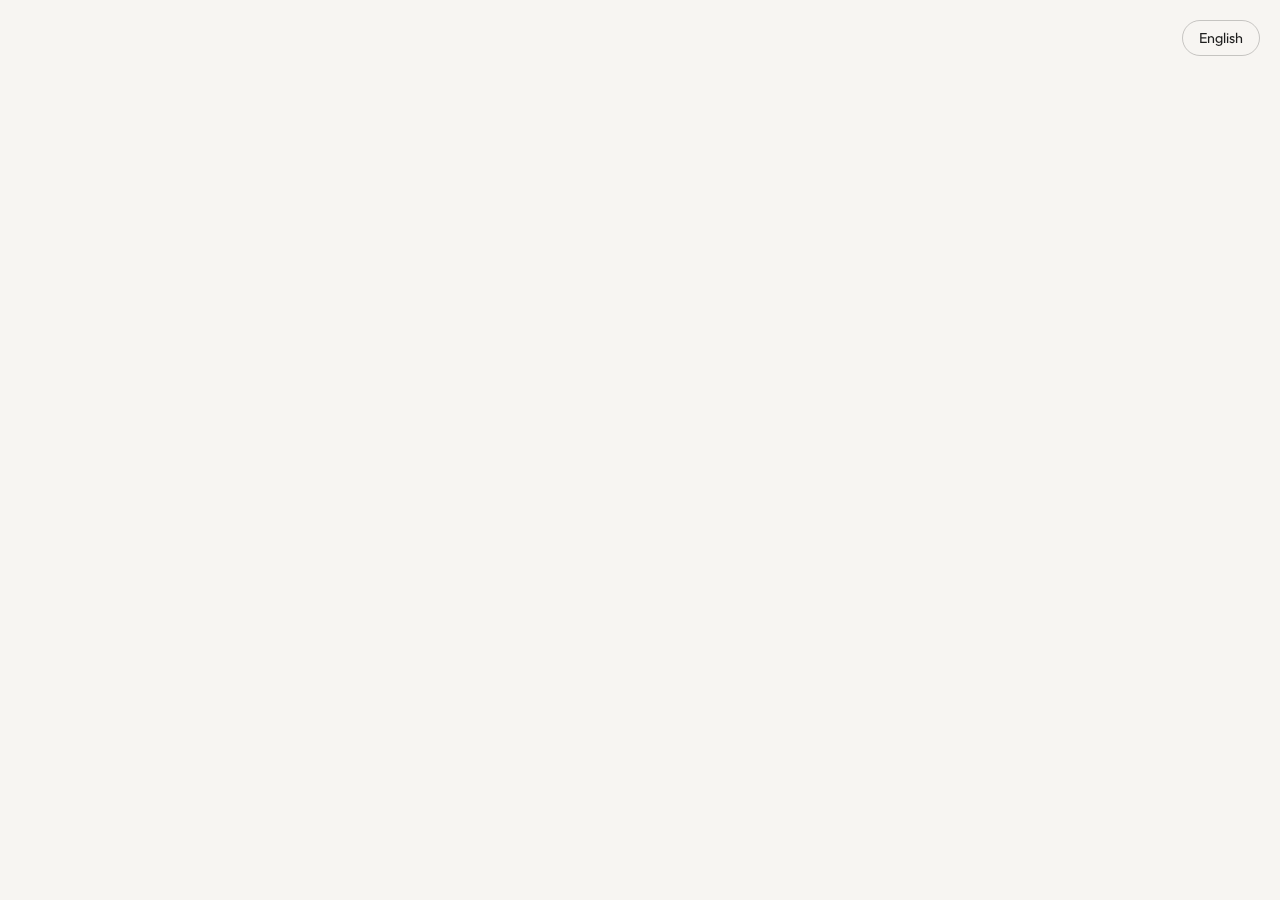
<file: index.html>
<!DOCTYPE html>
<html lang="en">

<head>
    <meta charset="UTF-8">
    <meta name="viewport" content="width=device-width, initial-scale=1.0">
    <title>Austin Design | Industrial & Product Solutions</title>
    <link rel="preconnect" href="https://fonts.googleapis.com">
    <link rel="preconnect" href="https://fonts.gstatic.com" crossorigin>
    <link href="https://fonts.googleapis.com/css2?family=Outfit:wght@300;700&display=swap" rel="stylesheet">
    <link rel="stylesheet" href="style.css">
    <link rel="icon" type="image/svg+xml" href="assets/favicon.svg">
</head>

<body>
    <nav style="position: fixed; top: 0; right: 0; padding: 20px; z-index: 1000;">
        <button id="lang-toggle-btn" class="lang-btn">English</button>
    </nav>

    <main class="container">
        <div class="content">
            <h1 class="fade-in-up">
                <span class="en">AUSTIN</span>
                <span class="zh">Austin</span>
            </h1>
            <p class="subtitle fade-in-up delay">
                <span class="en">You have something you want to build.<br>Let's figure out how to make it happen.</span>
                <span class="zh">你有想做的東西。<br>我們來想怎麼搞定它。</span>
            </p>
            <a href="projects.html" class="btn fade-in-up delay">
                <span class="en">View Projects</span>
                <span class="zh">看我的作品</span>
            </a>
            <a href="contact.html" class="btn fade-in-up delay"
                style="background-color: transparent; border: 1.5px solid var(--accent-color); color: var(--accent-color); margin-left: 1rem; box-shadow: none;">
                <span class="en">Let's Talk</span>
                <span class="zh">聊聊你的需求</span>
            </a>
        </div>

        <section class="about-section fade-in-up delay-2"
            style="margin-top: 4rem; max-width: 800px; margin-left: auto; margin-right: auto; text-align: left;">
            <h2>
                <span class="en">What I Do</span>
                <span class="zh">我能幫你做什麼</span>
            </h2>
            <div class="about-text">
                <p style="background: #fff3ec; border-left: 3px solid var(--accent-color); padding: 0.85rem 1.1rem; border-radius: 0 8px 8px 0; margin-bottom: 1.5rem; color: #444; font-size: 1rem; line-height: 1.7;">
                    <span class="en">Not just drawing or calculating — I stay with you from a rough idea all the way to something you can hold in your hands.</span>
                    <span class="zh">不只是畫圖或算數——我陪你從一個模糊的想法，走到一個可以拿在手上的東西。</span>
                </p>
                <p>
                    <span class="en">3D modeling, engineering drawings, structural & CFD analysis, prototyping, DFM, and basic circuit design. I work across disciplines so things don't fall apart at the handoff.</span>
                    <span class="zh">3D 建模、工程圖、結構與流體分析、打樣、製造可行性評估、簡單電路設計——跨領域整合，讓每個環節都能接得起來。</span>
                </p>
                <p>
                    <span class="en">I work with hardware startups, makers, and manufacturers who want to build their own parts. You don't need a complete brief — a rough idea is enough to start a conversation.</span>
                    <span class="zh">服務對象：硬體新創、創客、想自製零件的製造加工業者。不用準備完整需求，有個模糊的想法就可以來聊。</span>
                </p>
            </div>
        </section>
    </main>

    <script>
        const langBtn = document.getElementById('lang-toggle-btn');
        const body = document.body;

        langBtn.addEventListener('click', () => {
            // Toggle the class on the body
            body.classList.toggle('chinese-mode');

            // Change button text based on current mode
            if (body.classList.contains('chinese-mode')) {
                langBtn.textContent = "English"; // Switch button label to English
            } else {
                langBtn.textContent = "中文";    // Switch button label back to Chinese
            }
        });
    </script>
</body>

</html>
</file>
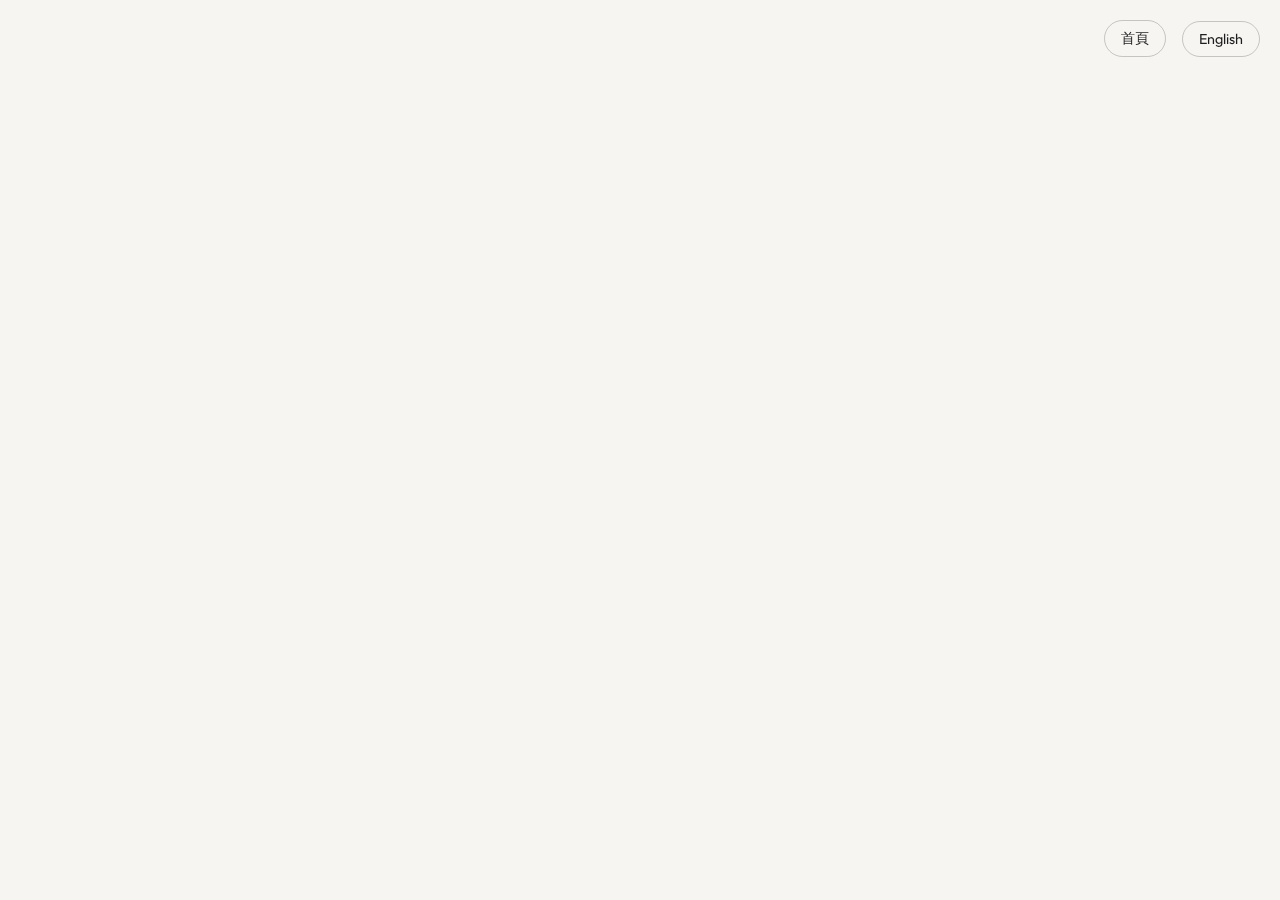
<file: blog.html>
<!DOCTYPE html>
<html lang="en">

<head>
    <meta charset="UTF-8">
    <meta name="viewport" content="width=device-width, initial-scale=1.0">
    <title>技術筆記 | Austin</title>
    <meta name="description" content="做過的事、踩過的坑、想清楚的事。Austin 的工程技術筆記：嵌入式系統、CFD 模擬、製造工藝。">
    <meta property="og:title" content="技術筆記 | Austin">
    <meta property="og:description" content="做過的事、踩過的坑、想清楚的事。Things I've built, broken, and figured out.">
    <meta property="og:url" content="https://austindesign.tw/blog.html">
    <meta property="og:type" content="website">
    <link rel="preconnect" href="https://fonts.googleapis.com">
    <link rel="preconnect" href="https://fonts.gstatic.com" crossorigin>
    <link href="https://fonts.googleapis.com/css2?family=Outfit:wght@300;400;700&display=swap" rel="stylesheet">
    <link rel="stylesheet" href="style.css">
    <link rel="icon" type="image/svg+xml" href="assets/favicon.svg">
    <!-- Google tag (gtag.js) -->
    <script async src="https://www.googletagmanager.com/gtag/js?id=G-ZGMELF4GDL"></script>
    <script>
        window.dataLayer = window.dataLayer || [];
        function gtag(){dataLayer.push(arguments);}
        gtag('js', new Date());
        gtag('config', 'G-ZGMELF4GDL');
    </script>
    <style>
        /* ── Page Layout ── */
        .blog-page {
            max-width: 1100px;
            margin: 0 auto;
            padding: 7rem 2rem 5rem;
        }

        /* ── Hero ── */
        .blog-hero {
            text-align: center;
            margin-bottom: 4rem;
        }
        .blog-hero h1 {
            font-size: 2.8rem;
            font-weight: 700;
            line-height: 1.3;
            margin-bottom: 1rem;
        }
        .blog-hero p {
            font-size: 1.1rem;
            color: var(--text-secondary);
        }

        /* ── Blog Grid ── */
        .blog-grid {
            display: grid;
            grid-template-columns: repeat(3, 1fr);
            gap: 2rem;
            margin-bottom: 4rem;
        }
        @media (max-width: 900px) {
            .blog-grid { grid-template-columns: repeat(2, 1fr); }
            .blog-hero h1 { font-size: 2rem; }
        }
        @media (max-width: 600px) {
            .blog-grid { grid-template-columns: 1fr; }
        }

        /* ── Blog Card ── */
        .blog-card-wrap {
            position: relative;
        }
        .blog-card {
            background: var(--card-bg);
            border-radius: 12px;
            padding: 1.75rem;
            border: 1.5px solid var(--border-color);
            transition: border-color 0.25s ease, transform 0.25s ease, box-shadow 0.25s ease;
            display: flex;
            flex-direction: column;
            gap: 0.85rem;
            height: 100%;
            box-sizing: border-box;
        }
        .blog-card:hover {
            border-color: var(--accent-color);
            transform: translateY(-4px);
            box-shadow: 0 8px 28px rgba(255, 102, 0, 0.12);
        }
        .blog-card-meta {
            display: flex;
            align-items: center;
            gap: 0.75rem;
            font-size: 0.82rem;
            color: var(--text-secondary);
        }
        .blog-card-date {
            opacity: 0.6;
        }
        .blog-card-tags {
            display: flex;
            flex-wrap: wrap;
            gap: 0.4rem;
        }
        .blog-card-tag {
            font-size: 0.78rem;
            color: var(--accent-color);
            background: rgba(255, 102, 0, 0.08);
            padding: 0.2rem 0.55rem;
            border-radius: 20px;
            font-weight: 400;
        }
        .blog-card-title {
            font-size: 1.15rem;
            font-weight: 700;
            line-height: 1.45;
            color: var(--text-color);
            margin: 0;
        }
        .blog-card-summary {
            font-size: 0.92rem;
            color: var(--text-secondary);
            line-height: 1.6;
            margin: 0;
            flex-grow: 1;
        }

        /* ── Coming Soon Overlay ── */
        .coming-soon-overlay {
            position: absolute;
            inset: 0;
            background: rgba(10, 10, 10, 0.62);
            border-radius: 12px;
            display: flex;
            align-items: center;
            justify-content: center;
            backdrop-filter: blur(2px);
            -webkit-backdrop-filter: blur(2px);
            pointer-events: none;
            transition: opacity 0.25s ease;
        }
        .blog-card-wrap:hover .coming-soon-overlay {
            opacity: 0.5;
        }
        .coming-soon-label {
            font-size: 0.85rem;
            font-weight: 700;
            letter-spacing: 0.12em;
            text-transform: uppercase;
            color: #fff;
            background: rgba(255, 102, 0, 0.85);
            padding: 0.4rem 1.1rem;
            border-radius: 30px;
        }
        .coming-soon-label .zh { font-style: normal; }
        .coming-soon-label .en { font-style: normal; }

        /* ── Footer Nav ── */
        .blog-footer-nav {
            text-align: center;
            padding-top: 1rem;
        }
    </style>
</head>

<body class="lang-en chinese-mode">
    <nav style="position: fixed; top: 0; right: 0; padding: 20px; z-index: 1000; display: flex; gap: 1rem; align-items: center;">
        <a href="index.html" class="lang-btn" style="text-decoration: none;">
            <span class="en">Home</span>
            <span class="zh">首頁</span>
        </a>
        <button id="lang-toggle-btn" class="lang-btn">English</button>
    </nav>

    <main class="blog-page">

        <!-- Hero -->
        <div class="blog-hero fade-in-up">
            <h1>
                <span class="zh">技術筆記</span>
                <span class="en">Field Notes</span>
            </h1>
            <p>
                <span class="zh">做過的事、踩過的坑、想清楚的事。</span>
                <span class="en">Things I've built, broken, and figured out.</span>
            </p>
        </div>

        <!-- Blog Cards -->
        <div class="blog-grid fade-in-up delay">

            <!-- Card 1: RS485 -->
            <div class="blog-card-wrap">
                <div class="blog-card">
                    <div class="blog-card-meta">
                        <span class="blog-card-date">
                            <span class="zh">即將發佈</span>
                            <span class="en">Coming soon</span>
                        </span>
                    </div>
                    <div class="blog-card-tags">
                        <span class="blog-card-tag">#嵌入式系統</span>
                        <span class="blog-card-tag">#硬體除錯</span>
                    </div>
                    <p class="blog-card-title">
                        <span class="zh">RS485 通訊為什麼一直出問題</span>
                        <span class="en">Why RS485 Keeps Failing You</span>
                    </p>
                    <p class="blog-card-summary">
                        <span class="zh">終端電阻、接地、匹配阻抗——三個最常被忽略的原因。</span>
                        <span class="en">Termination, grounding, impedance matching — the three things everyone skips.</span>
                    </p>
                </div>
                <div class="coming-soon-overlay">
                    <span class="coming-soon-label">
                        <span class="zh">即將推出</span>
                        <span class="en">Coming Soon</span>
                    </span>
                </div>
            </div>

            <!-- Card 2: CFD -->
            <div class="blog-card-wrap">
                <div class="blog-card">
                    <div class="blog-card-meta">
                        <span class="blog-card-date">
                            <span class="zh">即將發佈</span>
                            <span class="en">Coming soon</span>
                        </span>
                    </div>
                    <div class="blog-card-tags">
                        <span class="blog-card-tag">#CFD</span>
                        <span class="blog-card-tag">#流體力學</span>
                    </div>
                    <p class="blog-card-title">
                        <span class="zh">CFD 模擬前你應該先問的五個問題</span>
                        <span class="en">5 Questions Before You Run Any CFD Simulation</span>
                    </p>
                    <p class="blog-card-summary">
                        <span class="zh">模擬結果跟現實差很多？通常是邊界條件設錯了。</span>
                        <span class="en">Results don't match reality? It's probably your boundary conditions.</span>
                    </p>
                </div>
                <div class="coming-soon-overlay">
                    <span class="coming-soon-label">
                        <span class="zh">即將推出</span>
                        <span class="en">Coming Soon</span>
                    </span>
                </div>
            </div>

            <!-- Card 3: DFM -->
            <div class="blog-card-wrap">
                <div class="blog-card">
                    <div class="blog-card-meta">
                        <span class="blog-card-date">
                            <span class="zh">即將發佈</span>
                            <span class="en">Coming soon</span>
                        </span>
                    </div>
                    <div class="blog-card-tags">
                        <span class="blog-card-tag">#製造工藝</span>
                        <span class="blog-card-tag">#DFM</span>
                    </div>
                    <p class="blog-card-title">
                        <span class="zh">從草圖到可以量產：DFM 到底在看什麼</span>
                        <span class="en">From Sketch to Production: What DFM Actually Means</span>
                    </p>
                    <p class="blog-card-summary">
                        <span class="zh">設計師最常踩的坑，是在打樣通過之後才發現量產做不了。</span>
                        <span class="en">The most common trap: a prototype that passes, but can't be manufactured at scale.</span>
                    </p>
                </div>
                <div class="coming-soon-overlay">
                    <span class="coming-soon-label">
                        <span class="zh">即將推出</span>
                        <span class="en">Coming Soon</span>
                    </span>
                </div>
            </div>

        </div>

        <!-- Footer Nav -->
        <div class="blog-footer-nav fade-in-up delay-2">
            <a href="index.html" class="lang-btn" style="text-decoration: none;">
                <span class="en">Back to Home</span>
                <span class="zh">返回首頁</span>
            </a>
        </div>

    </main>

    <script>
        const langBtn = document.getElementById('lang-toggle-btn');
        const body = document.body;

        langBtn.addEventListener('click', () => {
            body.classList.toggle('chinese-mode');
            langBtn.textContent = body.classList.contains('chinese-mode') ? 'English' : '中文';
        });
    </script>
</body>

</html>
</file>
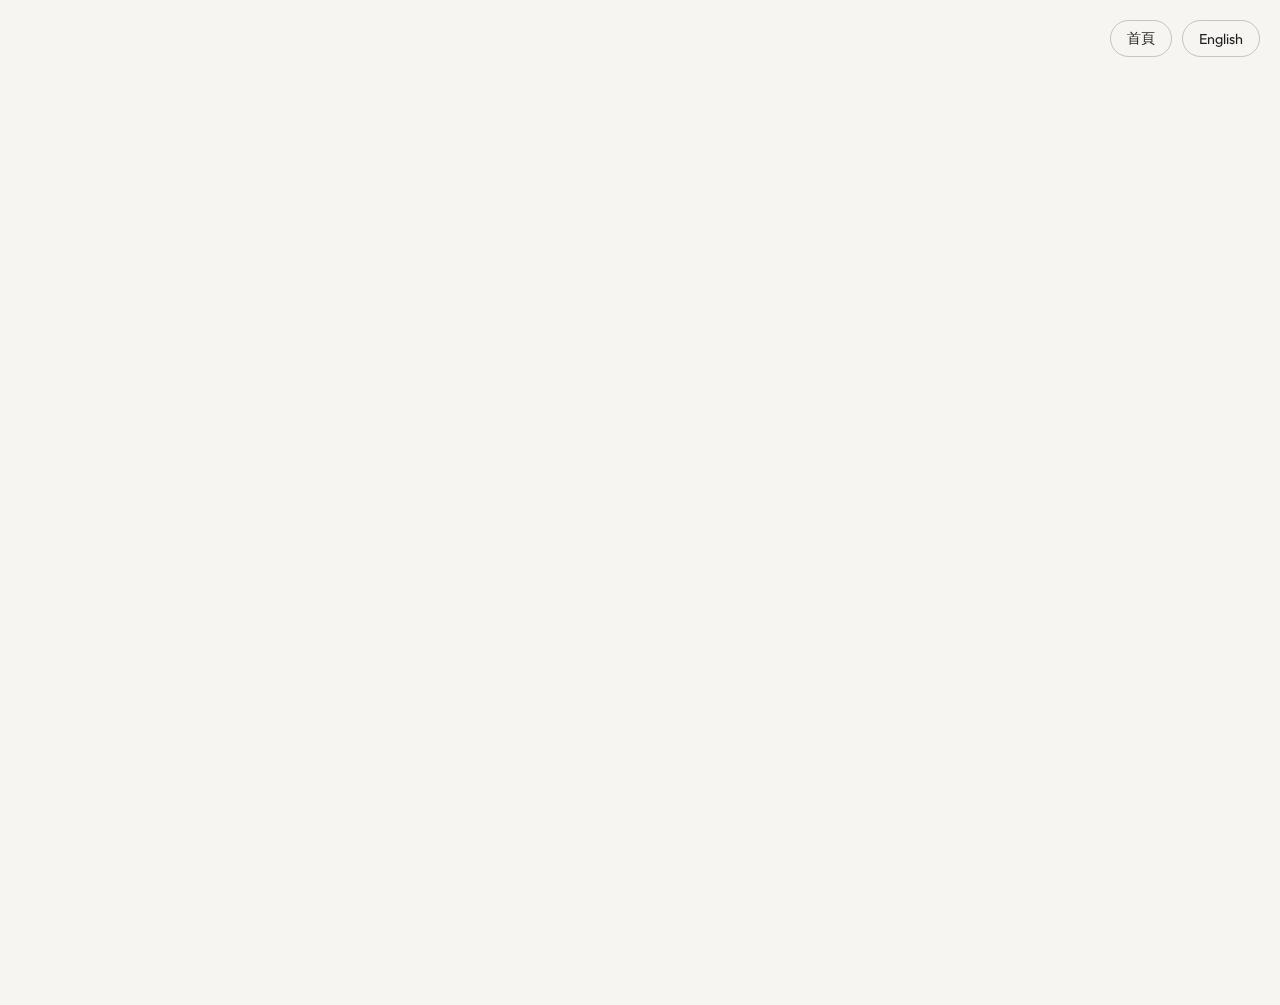
<file: contact.html>
﻿<!DOCTYPE html>
<html lang="en">

<head>
    <meta charset="UTF-8">
    <meta name="viewport" content="width=device-width, initial-scale=1.0">
    <title>Austin Design | Industrial & Product Solutions</title>
    <link rel="preconnect" href="https://fonts.googleapis.com">
    <link rel="preconnect" href="https://fonts.gstatic.com" crossorigin>
    <link href="https://fonts.googleapis.com/css2?family=Outfit:wght@300;400;700&display=swap" rel="stylesheet">
    <!-- Google Material Icons -->
    <link href="https://fonts.googleapis.com/icon?family=Material+Icons" rel="stylesheet">
    <link rel="stylesheet" href="style.css">
    <link rel="icon" type="image/svg+xml" href="assets/favicon.svg">
    <style>
        body {
            display: flex;
            flex-direction: column;
        }

        .contact-icon {
            display: flex !important;
            align-items: center !important;
            justify-content: center !important;
        }

        .contact-icon .material-icons {
            font-size: 1.25rem !important;
            line-height: 1 !important;
            display: flex !important;
            align-items: center !important;
            justify-content: center !important;
            width: auto !important;
            height: auto !important;
        }
    </style>
</head>

<body class="lang-en chinese-mode">

    <!-- Navigation (Language Toggle & Back) -->
    <nav style="position: fixed; top: 0; right: 0; padding: 20px; z-index: 1000; display: flex; gap: 10px;">
        <a href="index.html" class="lang-btn">
            <span class="en">Home</span>
            <span class="zh">首頁</span>
        </a>
        <button id="lang-toggle-btn" class="lang-btn">English</button>
    </nav>

    <main class="contact-layout fade-in-up">
        <div class="contact-grid">

            <!-- Left Column -->
            <div class="contact-left">
                <h1>
                    <span class="en">Let's Build<br>Something<br>Together</span>
                    <span class="zh">讓我們一起<br>打造產品</span>
                </h1>
                <p class="subtitle">
                    <span class="en">From design concept to mass production, transforming your ideas into
                        reality.</span>
                    <span class="zh">從設計概念到量產製造，將您的想法轉化為現實。</span>
                </p>
            </div>

            <!-- Right Column: Card -->
            <div class="contact-right">
                <div class="contact-card">

                    <!-- Email -->
                    <a href="mailto:austinyoan@gmail.com?subject=Inquiry%20for%20Product%20Design" class="contact-item">
                        <div class="contact-icon">
                            <span class="material-icons">email</span>
                        </div>
                        <div class="contact-text">
                            <span class="label">Email</span>
                            <span class="value">austinyoan@gmail.com</span>
                        </div>
                    </a>

                    <!-- Phone -->
                    <a href="tel:+886961353313" class="contact-item">
                        <div class="contact-icon">
                            <span class="material-icons">call</span>
                        </div>
                        <div class="contact-text">
                            <span class="label">Phone</span>
                            <span class="value">+886 961-353-313</span>
                        </div>
                    </a>

                    <!-- Line -->
                    <div class="contact-item" style="cursor: default; align-items: flex-start;">
                        <div class="contact-icon" style="margin-top: 5px;">
                            <span class="material-icons">chat</span>
                        </div>
                        <div class="contact-text">
                            <span class="label">Line ID</span>
                            <div class="value">
                                <img src="assets/line_qr.png" alt="Line QR Code"
                                    style="width: 120px; border-radius: 8px; margin-top: 10px; border: 2px solid white;">
                            </div>
                        </div>
                    </div>

                    <!-- Studio -->
                    <div class="contact-item" style="cursor: default;">
                        <div class="contact-icon">
                            <span class="material-icons">place</span>
                        </div>
                        <div class="contact-text">
                            <span class="label">Studio</span>
                            <span class="value">Taipei, Taiwan</span>
                        </div>
                    </div>

                </div>
            </div>

            <!-- Bottom CTA -->
            <div class="cta-container fade-in-up delay">
                <a href="mailto:austinyoan@gmail.com?subject=Inquiry%20for%20Product%20Design" class="contact-cta-btn">
                    <span class="en">Start a Project via Email</span>
                    <span class="zh">以 Email 開始專案</span>
                </a>
            </div>

        </div>
    </main>

    <script>
        const langBtn = document.getElementById('lang-toggle-btn');
        const body = document.body;

        langBtn.addEventListener('click', () => {
            body.classList.toggle('chinese-mode');
            if (body.classList.contains('chinese-mode')) {
                langBtn.textContent = 'English';
            } else {
                langBtn.textContent = '中文';
            }
        });
    </script>
</body>

</html>
</file>
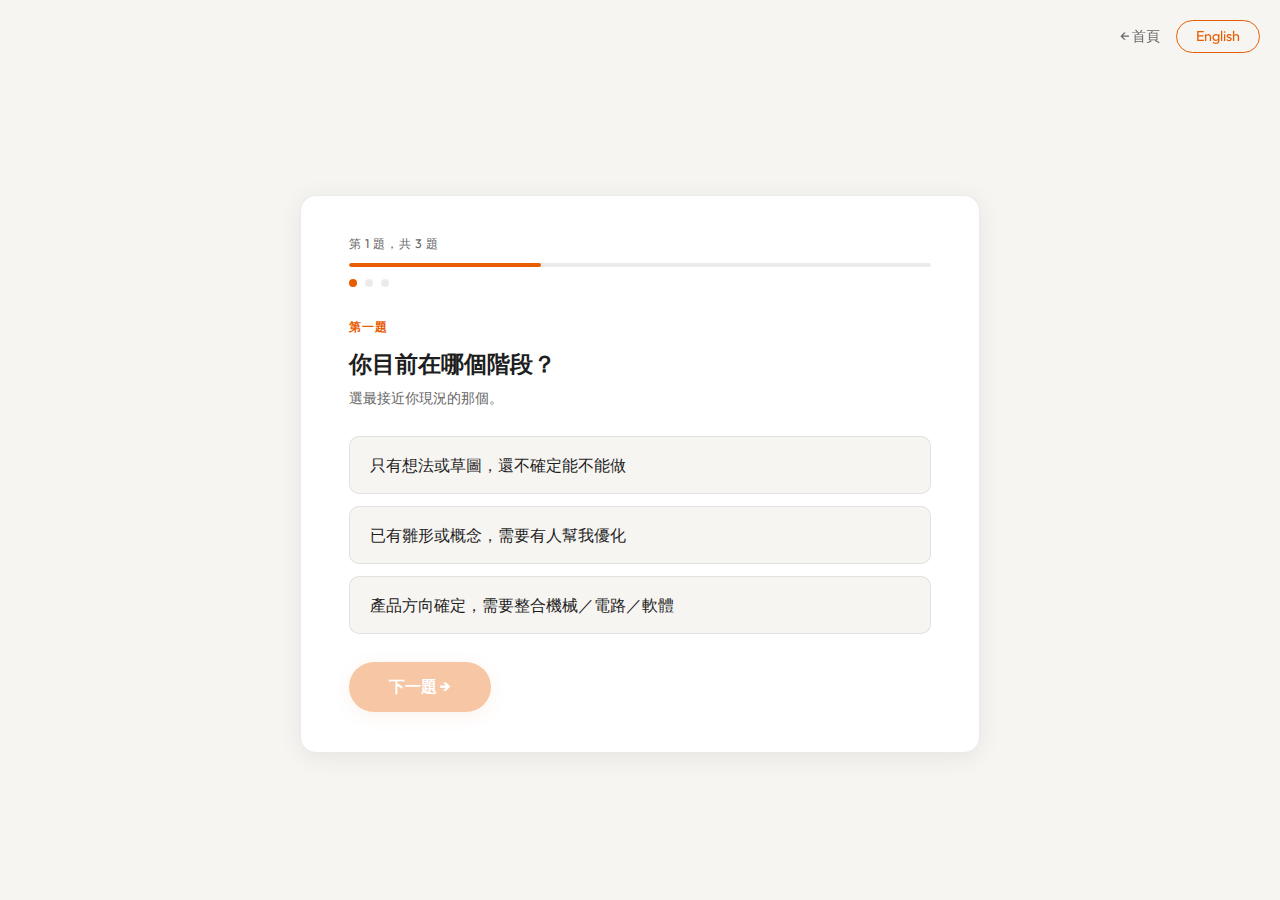
<file: diagnostic.html>
<!DOCTYPE html>
<html lang="en">

<head>
    <meta charset="UTF-8">
    <meta name="viewport" content="width=device-width, initial-scale=1.0">
    <title>釐清你的想法 | Austin</title>
    <meta name="description" content="花 2 分鐘回答 3 個問題，了解你的專案在哪個階段、涉及哪些技術、最該注意什麼。">
    <meta property="og:title" content="釐清你的想法 | Austin">
    <meta property="og:description" content="花 2 分鐘回答 3 個問題，了解你的專案在哪個階段、涉及哪些技術、最該注意什麼。">
    <meta property="og:url" content="https://austindesign.tw/diagnostic.html">
    <meta property="og:type" content="website">
    <link rel="preconnect" href="https://fonts.googleapis.com">
    <link rel="preconnect" href="https://fonts.gstatic.com" crossorigin>
    <link href="https://fonts.googleapis.com/css2?family=Outfit:wght@300;400;700&display=swap" rel="stylesheet">
    <link rel="icon" type="image/svg+xml" href="assets/favicon.svg">
    <!-- Google tag (gtag.js) -->
    <script async src="https://www.googletagmanager.com/gtag/js?id=G-ZGMELF4GDL"></script>
    <script>
        window.dataLayer = window.dataLayer || [];
        function gtag(){dataLayer.push(arguments);}
        gtag('js', new Date());
        gtag('config', 'G-ZGMELF4GDL');
    </script>
    <style>
        :root {
            --bg:     #f7f5f2;
            --text:   #1e1e1e;
            --text2:  #666666;
            --accent: #e85d00;
            --card:   #ffffff;
            --border: rgba(0,0,0,0.08);
            --font:   'Outfit', sans-serif;
        }
        * { margin:0; padding:0; box-sizing:border-box; }
        body { background:var(--bg); color:var(--text); font-family:var(--font); min-height:100vh; }

        /* bilingual */
        body.chinese-mode .en { display:none; }
        body:not(.chinese-mode) .zh { display:none; }

        /* nav */
        nav { position:fixed; top:0; right:0; padding:20px; z-index:1000; display:flex; gap:1rem; align-items:center; }
        .nav-home { color:var(--text2); text-decoration:none; font-size:.9rem; transition:color .3s; }
        .nav-home:hover { color:var(--accent); }
        .lang-btn {
            background:transparent; border:1.5px solid var(--accent); color:var(--accent);
            padding:.4rem 1.2rem; border-radius:30px; font-family:var(--font); font-size:.9rem;
            cursor:pointer; transition:all .3s;
        }
        .lang-btn:hover { background:var(--accent); color:#fff; }

        /* page layout */
        .page-wrap {
            min-height:100vh; display:flex; flex-direction:column;
            align-items:center; justify-content:center; padding:6rem 1.5rem 3rem;
        }
        .diag-card {
            background:var(--card); border-radius:16px;
            border:.5px solid var(--border); box-shadow:0 4px 24px rgba(0,0,0,.07);
            max-width:680px; width:100%; padding:2.5rem 3rem;
        }

        /* progress */
        .prog-wrap { margin-bottom:2rem; }
        .prog-label { font-size:.78rem; color:var(--text2); margin-bottom:.6rem; text-transform:uppercase; letter-spacing:.05em; }
        .prog-track { height:4px; background:var(--border); border-radius:4px; overflow:hidden; }
        .prog-fill { height:100%; background:var(--accent); border-radius:4px; transition:width .5s cubic-bezier(.25,.8,.25,1); }
        .prog-dots { display:flex; gap:.5rem; margin-top:.75rem; }
        .dot { width:8px; height:8px; border-radius:50%; background:var(--border); transition:background .3s; }
        .dot.active { background:var(--accent); }
        .dot.done   { background:rgba(232,93,0,.35); }

        /* screens */
        .screen { display:none; }
        .screen.visible { display:block; animation:slideUp .4s ease forwards; }
        @keyframes slideUp { from{opacity:0;transform:translateY(12px)} to{opacity:1;transform:translateY(0)} }

        /* question */
        .q-num  { font-size:.75rem; font-weight:700; text-transform:uppercase; letter-spacing:.1em; color:var(--accent); margin-bottom:.75rem; }
        .q-title { font-size:1.45rem; font-weight:700; line-height:1.4; margin-bottom:.5rem; }
        .q-hint  { font-size:.9rem; color:var(--text2); margin-bottom:1.75rem; }

        /* options */
        .options { display:flex; flex-direction:column; gap:.75rem; margin-bottom:1.75rem; }
        .opt {
            background:var(--bg); border:1.5px solid var(--border); border-radius:10px;
            padding:1rem 1.25rem; text-align:left; font-family:var(--font); font-size:1rem;
            color:var(--text); cursor:pointer; transition:all .2s; line-height:1.5;
        }
        .opt:hover { border-color:var(--accent); background:#fff8f4; }
        .opt.selected { border-color:var(--accent); background:#fff3ec; font-weight:700; }
        .opt.selected::before { content:"✓ "; color:var(--accent); }
        .opt.dimmed { opacity:.4; cursor:not-allowed; }
        .opt.dimmed:hover { border-color:var(--border); background:var(--bg); }

        /* textarea */
        .ta-label { display:block; font-size:.85rem; color:var(--text2); margin-bottom:.6rem; }
        textarea {
            width:100%; padding:.85rem 1rem; font-family:var(--font); font-size:.95rem;
            color:var(--text); background:var(--bg); border:1.5px solid var(--border);
            border-radius:10px; resize:vertical; outline:none; line-height:1.6;
            transition:border-color .2s;
        }
        textarea:focus { border-color:var(--accent); }

        /* next button */
        .next-btn {
            background:var(--accent); color:#fff; border:none;
            padding:.875rem 2.5rem; font-size:1rem; font-weight:700; border-radius:50px;
            cursor:pointer; font-family:var(--font);
            box-shadow:0 4px 15px rgba(232,93,0,.2);
            opacity:.35; pointer-events:none; transition:all .3s;
        }
        .next-btn.on { opacity:1; pointer-events:all; }
        .next-btn.on:hover { transform:translateY(-2px); box-shadow:0 8px 25px rgba(232,93,0,.35); }

        /* result shared */
        .r-badge {
            display:inline-block; background:rgba(232,93,0,.1); color:var(--accent);
            font-size:.75rem; font-weight:700; text-transform:uppercase; letter-spacing:.1em;
            padding:.35rem .9rem; border-radius:30px; border:1px solid rgba(232,93,0,.25);
            margin-bottom:1.25rem;
        }
        .r-title { font-size:1.6rem; font-weight:700; line-height:1.35; margin-bottom:1.25rem; }
        .r-section { margin-bottom:1.5rem; }
        .r-section-label { font-size:.72rem; font-weight:700; text-transform:uppercase; letter-spacing:.1em; color:var(--accent); margin-bottom:.5rem; }
        .r-text { font-size:.97rem; line-height:1.8; color:var(--text2); }
        .r-q3 {
            background:#fff3ec; border-left:3px solid var(--accent); border-radius:0 8px 8px 0;
            padding:.85rem 1.1rem; font-size:.95rem; line-height:1.7; color:var(--text);
            margin-bottom:1.5rem;
        }
        .r-tags { display:flex; flex-wrap:wrap; gap:.45rem; margin-bottom:1.75rem; }
        .r-tag { background:#f0f0ee; color:#555; font-size:.82rem; padding:.3rem .85rem; border-radius:20px; }
        .r-divider { height:1px; background:var(--border); margin:1.5rem 0; }
        .r-disclaimer { font-size:.87rem; color:var(--text2); font-style:italic; margin-bottom:1.5rem; }
        .r-cta { display:flex; flex-wrap:wrap; gap:.75rem; align-items:center; }

        /* cta buttons */
        .btn-main {
            display:inline-block; background:var(--accent); color:#fff; text-decoration:none;
            padding:.875rem 2rem; font-size:1rem; font-weight:700; border-radius:50px;
            box-shadow:0 4px 15px rgba(232,93,0,.2); transition:all .3s;
        }
        .btn-main:hover { transform:translateY(-2px); box-shadow:0 8px 25px rgba(232,93,0,.35); }
        .btn-sec {
            display:inline-block; border:1.5px solid var(--border); color:var(--text);
            text-decoration:none; padding:.875rem 1.75rem; font-size:.95rem; border-radius:50px; transition:all .3s;
        }
        .btn-sec:hover { border-color:var(--accent); color:var(--accent); }
        .btn-restart {
            background:none; border:none; color:var(--text2); font-family:var(--font);
            font-size:.9rem; cursor:pointer; text-decoration:underline;
            text-underline-offset:3px; padding:.5rem 0; transition:color .2s;
        }
        .btn-restart:hover { color:var(--accent); }

        /* freetext result */
        .ft-quote {
            background:var(--bg); border-left:3px solid var(--accent); border-radius:0 8px 8px 0;
            padding:.85rem 1.1rem; font-size:.95rem; line-height:1.7;
            color:var(--text); margin-bottom:1.25rem; font-style:italic;
        }
        .email-label { display:block; font-size:.88rem; color:var(--text2); margin-bottom:.6rem; font-weight:700; }
        .email-row { display:flex; gap:.6rem; margin-bottom:1.5rem; }
        .email-input {
            flex:1; padding:.75rem 1rem; font-family:var(--font); font-size:.95rem;
            color:var(--text); background:var(--bg); border:1.5px solid var(--border);
            border-radius:10px; outline:none; transition:border-color .2s;
        }
        .email-input:focus { border-color:var(--accent); }
        .email-submit {
            background:var(--accent); color:#fff; border:none;
            padding:.75rem 1.5rem; font-family:var(--font); font-size:1rem; font-weight:700;
            border-radius:10px; cursor:pointer; white-space:nowrap; transition:all .3s;
        }
        .email-submit:hover { transform:translateY(-2px); box-shadow:0 6px 20px rgba(232,93,0,.3); }
        .success-msg {
            display:none; background:#f0faf0; border:1.5px solid #52c774;
            border-radius:10px; padding:1rem 1.25rem;
            font-size:.97rem; color:#1a6e2e; margin-bottom:1.5rem;
        }

        @media (max-width:600px) {
            .diag-card { padding:2rem 1.5rem; }
            .r-title { font-size:1.35rem; }
            .q-title { font-size:1.3rem; }
            .r-cta { flex-direction:column; align-items:flex-start; }
            .email-row { flex-direction:column; }
        }
    </style>
</head>

<body class="lang-en chinese-mode">

<nav>
    <a href="index.html" class="nav-home">
        <span class="en">← Home</span>
        <span class="zh">← 首頁</span>
    </a>
    <button id="lang-btn" class="lang-btn">English</button>
</nav>

<div class="page-wrap">
<div class="diag-card">

    <!-- Progress -->
    <div class="prog-wrap">
        <div class="prog-label" id="prog-label">
            <span class="en">Question 1 of 3</span>
            <span class="zh">第 1 題，共 3 題</span>
        </div>
        <div class="prog-track"><div class="prog-fill" id="prog-fill" style="width:33%"></div></div>
        <div class="prog-dots">
            <div class="dot active" id="d1"></div>
            <div class="dot" id="d2"></div>
            <div class="dot" id="d3"></div>
        </div>
    </div>

    <!-- ── Q1 ─────────────────────────────────────────────── -->
    <div class="screen visible" id="q1">
        <div class="q-num"><span class="en">Question 1</span><span class="zh">第一題</span></div>
        <h2 class="q-title">
            <span class="en">Where are you right now?</span>
            <span class="zh">你目前在哪個階段？</span>
        </h2>
        <p class="q-hint">
            <span class="en">Pick the one that fits best.</span>
            <span class="zh">選最接近你現況的那個。</span>
        </p>
        <div class="options">
            <button class="opt" data-q="1" data-val="A">
                <span class="en">I have an idea or sketch, not sure if it's buildable</span>
                <span class="zh">只有想法或草圖，還不確定能不能做</span>
            </button>
            <button class="opt" data-q="1" data-val="B">
                <span class="en">I have a rough prototype, need help refining it</span>
                <span class="zh">已有雛形或概念，需要有人幫我優化</span>
            </button>
            <button class="opt" data-q="1" data-val="C">
                <span class="en">Direction is set, need to integrate mechanical / electrical / software</span>
                <span class="zh">產品方向確定，需要整合機械／電路／軟體</span>
            </button>
        </div>
        <button class="next-btn" id="next1">
            <span class="en">Next →</span><span class="zh">下一題 →</span>
        </button>
    </div>

    <!-- ── Q2 ─────────────────────────────────────────────── -->
    <div class="screen" id="q2">
        <div class="q-num"><span class="en">Question 2</span><span class="zh">第二題</span></div>
        <h2 class="q-title">
            <span class="en">What's your project mainly about?</span>
            <span class="zh">你的專案主要涉及哪些？</span>
        </h2>
        <p class="q-hint">
            <span class="en">Pick up to 3.</span>
            <span class="zh">最多選 3 個。</span>
        </p>
        <div class="options">
            <button class="opt" data-q="2" data-val="mech">
                <span class="en">Mechanical structure / form design</span>
                <span class="zh">機械結構 / 外觀造型</span>
            </button>
            <button class="opt" data-q="2" data-val="elec">
                <span class="en">Electronics / sensors</span>
                <span class="zh">電子電路 / 感測器</span>
            </button>
            <button class="opt" data-q="2" data-val="soft">
                <span class="en">Software / cloud / mobile integration</span>
                <span class="zh">軟體 / 雲端 / 手機連動</span>
            </button>
            <button class="opt" data-q="2" data-val="sim">
                <span class="en">Fluid / thermal / structural analysis</span>
                <span class="zh">流體 / 熱 / 結構分析</span>
            </button>
            <button class="opt" data-q="2" data-val="proto">
                <span class="en">Prototyping / manufacturing (injection, CNC, 3D printing)</span>
                <span class="zh">打樣 / 製造工藝（射出、CNC、3D 列印）</span>
            </button>
        </div>
        <div style="margin-bottom:1.5rem;">
            <label class="ta-label">
                <span class="en">Or describe it in your own words (optional)</span>
                <span class="zh">或是用你自己的話描述（選填）</span>
            </label>
            <textarea id="q2-text" rows="3"
                placeholder="例如：我想做一台可以自動分類的機器…"></textarea>
        </div>
        <button class="next-btn" id="next2">
            <span class="en">Next →</span><span class="zh">下一題 →</span>
        </button>
    </div>

    <!-- ── Q3 ─────────────────────────────────────────────── -->
    <div class="screen" id="q3">
        <div class="q-num"><span class="en">Question 3</span><span class="zh">第三題</span></div>
        <h2 class="q-title">
            <span class="en">What worries you most?</span>
            <span class="zh">你最擔心的是什麼？</span>
        </h2>
        <p class="q-hint">
            <span class="en">Pick the one that hits hardest.</span>
            <span class="zh">選最讓你卡住的那個。</span>
        </p>
        <div class="options">
            <button class="opt" data-q="3" data-val="feasible">
                <span class="en">Not sure if this idea is actually buildable</span>
                <span class="zh">不知道這個想法能不能被做出來</span>
            </button>
            <button class="opt" data-q="3" data-val="vendor">
                <span class="en">Tried vendors before — they couldn't do it or got it wrong</span>
                <span class="zh">找過廠商但做不到，或做出來不對</span>
            </button>
            <button class="opt" data-q="3" data-val="budget">
                <span class="en">No idea about budget or timeline</span>
                <span class="zh">預算和時程完全沒概念</span>
            </button>
            <button class="opt" data-q="3" data-val="start">
                <span class="en">Don't know where to begin</span>
                <span class="zh">不知道從哪個步驟開始</span>
            </button>
        </div>
        <button class="next-btn" id="next3">
            <span class="en">See My Results →</span><span class="zh">看結果 →</span>
        </button>
    </div>

    <!-- ── Result: Freetext branch ────────────────────────── -->
    <div class="screen" id="res-freetext">
        <div class="r-badge">
            <span class="en">Needs a closer look</span>
            <span class="zh">需要進一步了解</span>
        </div>
        <h2 class="r-title">
            <span class="en">What you described needs a real look before I can give you a useful direction.</span>
            <span class="zh">你說的這件事，我需要親自看過才能給你準確的方向。</span>
        </h2>
        <div class="ft-quote" id="ft-quote"></div>
        <p class="r-text" style="margin-bottom:1.5rem;">
            <span class="en">This kind of requirement usually goes beyond a standard framework. A form can't give you a meaningful answer here. I'll review what you've written and get back to you within 24 hours.</span>
            <span class="zh">這類需求通常超出標準框架，用表單沒辦法給你一個有意義的答案。我會在 24 小時內看過你的描述，直接回覆你。</span>
        </p>
        <div id="ft-form">
            <label class="email-label">
                <span class="en">Leave your email and I'll reach out directly</span>
                <span class="zh">留下你的 Email，我主動聯絡你</span>
            </label>
            <div class="email-row">
                <input type="email" id="ft-email" class="email-input" placeholder="your@email.com" />
                <button class="email-submit" id="ft-send">
                    <span class="en">Send</span><span class="zh">送出</span>
                </button>
            </div>
        </div>
        <div class="success-msg" id="ft-success">
            <span class="en">✓ Got it. I'll get back to you within 24 hours.</span>
            <span class="zh">✓ 收到了。我會在 24 小時內回覆你。</span>
        </div>
        <button class="btn-restart" id="restart-ft">
            <span class="en">Start over</span><span class="zh">重新開始</span>
        </button>
    </div>

    <!-- ── Result: Static branch ──────────────────────────── -->
    <div class="screen" id="res-static">
        <div class="r-badge">
            <span class="en">Your Starting Point</span>
            <span class="zh">初步方向</span>
        </div>
        <h2 class="r-title" id="r-title"></h2>
        <div class="r-section">
            <div class="r-section-label">
                <span class="en">Blind spot to watch</span>
                <span class="zh">常見盲點</span>
            </div>
            <p class="r-text" id="r-blind"></p>
        </div>
        <div class="r-section">
            <div class="r-section-label">
                <span class="en">Recommended first step</span>
                <span class="zh">建議的第一步</span>
            </div>
            <p class="r-text" id="r-step"></p>
        </div>
        <div class="r-q3" id="r-q3"></div>
        <div class="r-tags" id="r-tags"></div>
        <div class="r-divider"></div>
        <p class="r-disclaimer">
            <span class="en">This is just an initial direction. A full assessment requires understanding more about your project.</span>
            <span class="zh">這只是初步方向。完整評估需要進一步了解你的專案細節。</span>
        </p>
        <div class="r-cta">
            <a href="contact.html" class="btn-main"
                onclick="if(typeof gtag==='function'){gtag('event','contact_click',{'source':'diagnostic_result'})}">
                <span class="en">Book a 30-min Feasibility Check</span>
                <span class="zh">預約 30 分鐘，確認可行性</span>
            </a>
            <a href="projects.html" class="btn-sec">
                <span class="en">See my past projects</span>
                <span class="zh">先看看我做過的案子</span>
            </a>
            <button class="btn-restart" id="restart-static">
                <span class="en">Start over</span><span class="zh">重新開始</span>
            </button>
        </div>
    </div>

</div><!-- .diag-card -->
</div><!-- .page-wrap -->

<script>
// ── Language ──────────────────────────────────────────────────────────
const pageBody = document.body;
const langBtn  = document.getElementById('lang-btn');
const q2text   = document.getElementById('q2-text');
const PH = {
    zh: '例如：我想做一台可以自動分類的機器…',
    en: 'e.g. I want to build a machine that automatically sorts items...'
};
langBtn.addEventListener('click', () => {
    pageBody.classList.toggle('chinese-mode');
    const ch = pageBody.classList.contains('chinese-mode');
    langBtn.textContent = ch ? 'English' : '中文';
    q2text.placeholder  = ch ? PH.zh : PH.en;
});

// ── State ─────────────────────────────────────────────────────────────
const st = { q1: null, q2: [], q3: null, freetext: '' };

// ── Options ───────────────────────────────────────────────────────────
document.querySelectorAll('.opt').forEach(btn => {
    btn.addEventListener('click', () => {
        const q   = btn.dataset.q;
        const val = btn.dataset.val;
        if (q === '2') {
            if (btn.classList.contains('selected')) {
                btn.classList.remove('selected');
                st.q2 = st.q2.filter(v => v !== val);
            } else {
                if (st.q2.length >= 3) return;
                btn.classList.add('selected');
                st.q2.push(val);
            }
            document.querySelectorAll('[data-q="2"]').forEach(b =>
                b.classList.toggle('dimmed', !b.classList.contains('selected') && st.q2.length >= 3));
            document.getElementById('next2').classList.toggle('on', st.q2.length > 0);
        } else {
            document.querySelectorAll(`[data-q="${q}"]`).forEach(b => b.classList.remove('selected'));
            btn.classList.add('selected');
            if (q === '1') { st.q1 = val; document.getElementById('next1').classList.add('on'); }
            if (q === '3') { st.q3 = val; document.getElementById('next3').classList.add('on'); }
        }
    });
});

// ── Progress ──────────────────────────────────────────────────────────
const PROG_LABELS = {
    zh: { 1:'第 1 題，共 3 題', 2:'第 2 題，共 3 題', 3:'第 3 題，共 3 題', 4:'完成' },
    en: { 1:'Question 1 of 3',  2:'Question 2 of 3',  3:'Question 3 of 3',  4:'Done' }
};
function goTo(id, step) {
    document.querySelectorAll('.screen').forEach(s => s.classList.remove('visible'));
    document.getElementById(id).classList.add('visible');
    document.getElementById('prog-fill').style.width = ({1:'33%',2:'66%',3:'100%',4:'100%'})[step] || '33%';
    document.getElementById('prog-label').innerHTML =
        `<span class="en">${PROG_LABELS.en[step]}</span><span class="zh">${PROG_LABELS.zh[step]}</span>`;
    [1,2,3].forEach(i => {
        const d = document.getElementById('d'+i);
        d.className = 'dot';
        if (i < step) d.classList.add('done');
        else if (i === step) d.classList.add('active');
    });
}

// ── Navigation ────────────────────────────────────────────────────────
document.getElementById('next1').addEventListener('click', () => goTo('q2', 2));
document.getElementById('next2').addEventListener('click', () => { st.freetext = q2text.value.trim(); goTo('q3', 3); });
document.getElementById('next3').addEventListener('click', () => showResult());

// ── Result key logic ──────────────────────────────────────────────────
function getKey(q1, q2) {
    const hasMech = q2.includes('mech');
    const hasElec = q2.includes('elec');
    const hasSoft = q2.includes('soft');
    const hasSim  = q2.includes('sim');
    const n = q2.length;
    if (n >= 3)                            return q1 + '_multi';
    if (hasMech && hasElec)                return q1 + '_mechElec';
    if (hasMech && hasSoft && q1 === 'A')  return 'A_mechSoft';
    if (hasSim  && q1 === 'B')             return 'B_withSim';
    if (n === 1 && hasMech)                return q1 + '_mech';
    if (n === 1 && hasElec)                return q1 + '_elec';
    if (n === 1 && hasSoft && q1 === 'A')  return 'A_soft';
    return q1 + '_multi';
}

// ── Results data (15 combinations) ───────────────────────────────────
const RESULTS = {
    A_mech: {
        zh:{ title:'先確認怎麼做，再來談做什麼。',
             blind:'機械案子的成本差距，通常不是在設計，而是在製造工藝的選擇。射出、CNC、3D 列印，三種工藝做出來的東西可能長一樣，但成本差到十倍。這件事要在設計初期就決定，不能等圖畫好了再來想。',
             step: '先畫一張草圖，標出哪些地方要動、哪些地方要固定。不需要精確，但要讓我看得出結構的邏輯。' },
        en:{ title:'First figure out how. Then we\'ll figure out what.',
             blind:'The cost difference in mechanical projects usually isn\'t in the design — it\'s in the manufacturing process. Injection molding, CNC, and 3D printing can produce similar results, but the cost gap can be 10x. This needs to be decided early, not after the drawings are done.',
             step: 'Sketch out which parts need to move and which need to be fixed. It doesn\'t need to be precise — just enough to show the structural logic.' }
    },
    A_elec: {
        zh:{ title:'先確認有沒有現成的，再來談要不要自己做。',
             blind:'很多人以為做電路就是從頭設計一塊板子，但大部分的功能都有現成模組可以用，尤其是在驗證想法的階段。先用現成模組快速做出可以動的東西，確認方向對了，再來談客製化，才不會花時間在錯的事情上。',
             step: '把你想要這個裝置做到的事情，用一句話說清楚。不是技術規格，是它要解決什麼問題。' },
        en:{ title:'Check what\'s already out there before deciding to build from scratch.',
             blind:'Most people think building electronics means designing a PCB from scratch. But most functions have off-the-shelf modules — especially for idea validation. Get something working first, confirm the direction is right, then think about custom design.',
             step: 'Describe in one sentence what you want this device to do — not in technical specs, but what problem it solves.' }
    },
    A_soft: {
        zh:{ title:'先定義資料怎麼流，再來談功能要什麼。',
             blind:'純軟體或雲端的專案，最常卡住的地方不是功能做不出來，而是一開始沒有想清楚「資料從哪裡來、往哪裡去、誰能看到」。這三件事想清楚之前，列出來的功能清單通常只是在繞圈子。',
             step: '畫一張最簡單的流程圖：使用者做了什麼動作，系統應該發生什麼事。這比任何功能清單都有用。' },
        en:{ title:'Define the data flow first. Features come after.',
             blind:'Software and cloud projects usually don\'t stall because features can\'t be built — they stall because no one defined where data comes from, where it goes, and who can access it. Without clarity on these three things, your feature list is just going in circles.',
             step: 'Draw the simplest flow: what the user does, what the system should do in response. This is worth more than any feature list.' }
    },
    A_mechElec: {
        zh:{ title:'這兩件事要同時想，不能一件一件來。',
             blind:'機械和電路分開設計是最常見的陷阱。最後外殼做好了，PCB 塞不進去；或者板子做好了，沒有地方走線。整合問題不是到最後才會出現的，它從第一張草圖就要開始考慮。',
             step: '先決定最大的限制是什麼：體積、重量、還是預算？這個限制會決定機械和電路各自能有多少空間。' },
        en:{ title:'These two need to be designed together, not one after the other.',
             blind:'Designing the mechanical and electrical parts separately is the most common trap. The enclosure is done but the PCB doesn\'t fit, or the board is done but there\'s nowhere to route the cables. Integration problems don\'t appear at the end — they start from the first sketch.',
             step: 'First decide what the biggest constraint is: size, weight, or budget? This determines how much space the mechanical and electrical sides each get.' }
    },
    A_mechSoft: {
        zh:{ title:'機械和軟體之間，有一塊你可能忘了。',
             blind:'機械和軟體要溝通，中間一定需要一塊控制板——收感測器的資料、驅動馬達、跟雲端說話。這塊如果沒有在一開始就規劃進去，後面銜接會很麻煩，甚至要整個重來。',
             step: '列出這個裝置要「感知」什麼、要「執行」什麼。這兩個清單，就是控制板需要處理的事情。' },
        en:{ title:'There\'s a piece between mechanical and software you might have missed.',
             blind:'For mechanical and software to communicate, you need a control board in between — to read sensor data, drive motors, and talk to the cloud. If this isn\'t planned from the start, the integration gets messy, and sometimes you have to start over.',
             step: 'List what this device needs to sense and what it needs to actuate. Those two lists define what the control board needs to handle.' }
    },
    A_multi: {
        zh:{ title:'這個專案需要有人從一開始就看全局。',
             blind:'涉及越多領域，整合的複雜度是倍增的，不是相加的。每個部分可能各自做得很好，但交接的地方才是真正的風險所在。這種案子最常出現的問題是：每個廠商都說自己沒問題，但東西就是湊不起來。',
             step: '先把你的想法拆成幾個獨立的子系統，每個子系統用一句話描述它要做什麼。這樣我才能判斷整合點在哪裡。' },
        en:{ title:'This project needs someone watching the big picture from day one.',
             blind:'The more domains involved, the complexity multiplies — it doesn\'t just add. Each part might work fine on its own, but the interfaces between them are where the real risk lives. The most common problem: every vendor says their part is fine, but nothing fits together.',
             step: 'Break your idea into separate subsystems, and describe each one in a sentence. That\'s how I can identify where the integration risks are.' }
    },
    B_mech: {
        zh:{ title:'方向對了。現在的問題是怎麼少打一輪樣。',
             blind:'雛形階段的機械案子，最浪費時間的事情通常是「改了這裡，那裡又跑掉」。在修改之前做一次結構模擬，可以在電腦上先找出弱點，不用等到打樣出來才知道要改哪裡。',
             step: '把你目前覺得最不確定的地方標出來——是強度、是組裝方式、還是公差？先從那裡開始優化。' },
        en:{ title:'Direction is right. Now the question is how to skip a round of prototyping.',
             blind:'At the prototype stage, the biggest time sink is usually \'fix one thing, another breaks.\' Running a structural simulation before making changes lets you find weaknesses on screen — you don\'t have to wait for a prototype to know what needs fixing.',
             step: 'Mark the part you\'re most uncertain about — is it strength, assembly method, or tolerances? Start the optimization there.' }
    },
    B_elec: {
        zh:{ title:'雛形能動了。現在要確認它能一直動。',
             blind:'雛形 PCB 最常遇到的兩個問題：散熱和訊號干擾。在實驗室環境下可以，放到真實環境裡就出問題。這兩件事在正式版的 PCB 設計之前要先測過，不然量產之後才發現，成本會很高。',
             step: '讓你的雛形在模擬真實使用環境的條件下跑一段時間。溫度、振動、電源波動——看看哪個條件會讓它出問題。' },
        en:{ title:'The prototype works. Now make sure it keeps working.',
             blind:'Prototype PCBs most commonly fail at two things: heat dissipation and signal interference. Works fine in a lab, breaks in the real world. Both need to be tested before committing to production PCB design — finding out after manufacturing is expensive.',
             step: 'Run your prototype under conditions that simulate real-world use. Temperature, vibration, power fluctuation — see which condition makes it fail.' }
    },
    B_mechElec: {
        zh:{ title:'兩個分開都能動，不代表整合在一起沒問題。',
             blind:'機械和電路的整合測試，最常出現的問題是在介面的地方：連接器鬆動、走線被機構夾到、震動讓接點接觸不良。這些問題在桌上測試看不出來，要放到實際的組裝狀態下才會現形。',
             step: '把兩個部分組裝在一起，模擬最極端的使用情境——最大的力、最快的動作、最長的連續運作時間。先讓它在受控環境下出問題。' },
        en:{ title:'Both working separately doesn\'t mean they\'ll work together.',
             blind:'Integration testing between mechanical and electrical most commonly fails at the interfaces: loose connectors, wires pinched by mechanisms, vibration causing poor contact. These don\'t show up on a bench — they appear in actual assembled conditions.',
             step: 'Assemble both parts and simulate the most extreme use case — maximum force, fastest motion, longest continuous run. Let it fail in a controlled environment first.' }
    },
    B_withSim: {
        zh:{ title:'你有考慮到模擬這件事，這已經比大部分人想得多了。',
             blind:'很多人做模擬是為了「確認沒問題」，但模擬最大的價值其實是「找出你沒想到的問題」。如果模擬結果跟你預期的一樣，那只是確認；如果不一樣，那才是值錢的地方。',
             step: '先跑一次最壞情況的模擬——最大載荷、最高溫、最長使用時間。如果這個都過了，其他情況就不用太擔心。' },
        en:{ title:'You\'re already thinking about simulation. That puts you ahead of most.',
             blind:'Most people run simulations to confirm everything\'s fine. But the real value of simulation is finding problems you didn\'t expect. If the results match your expectations, that\'s just confirmation. If they don\'t — that\'s where the value is.',
             step: 'Run a worst-case simulation first — maximum load, highest temperature, longest use time. If it passes that, the other conditions are much less of a concern.' }
    },
    B_multi: {
        zh:{ title:'每個子系統各自沒問題，不代表整合在一起沒問題。',
             blind:'複雜系統的雛形階段，最常出現的問題是「各自為政」——機械的人改了機構，沒有通知電路的人；軟體更新了協定，硬體還沒跟上。需要有人在這個階段統一管理所有子系統的介面定義。',
             step: '把每個子系統之間的「介面」列清楚：誰傳什麼訊號給誰、用什麼格式、誰負責定義。這份清單是整合測試的基礎。' },
        en:{ title:'Every subsystem working doesn\'t mean the whole system works.',
             blind:'In complex system prototypes, the most common problem is misalignment — the mechanical side changes something without telling the electrical side; software updates a protocol before hardware catches up. Someone needs to own the interface definitions across all subsystems.',
             step: 'List the interfaces between each subsystem: who sends what signal to whom, in what format, and who defines it. This list is the foundation of integration testing.' }
    },
    C_mech: {
        zh:{ title:'準備量產，現在最重要的事叫做 DFM。',
             blind:'DFM（可製造性設計）的意思是：你的設計，在量產的時候能不能被穩定地做出來？很多設計在打樣時沒問題，量產之後良率卻很低，原因通常是公差設得太緊、組裝步驟太複雜、或是材料在量產時難以取得。這些問題要在送模具之前解決。',
             step: '找一家你打算合作的製造商，請他們對你目前的設計做一次 DFM review。他們指出的問題，比任何工程師的意見都直接。' },
        en:{ title:'Ready for production. The most important thing now is DFM.',
             blind:'DFM (Design for Manufacturability) means: can your design be produced consistently at scale? Many designs pass prototyping but fail in mass production — tolerances too tight, assembly too complex, or materials hard to source at volume. These need to be solved before tooling.',
             step: 'Find a manufacturer you plan to work with and ask them to do a DFM review on your current design. The problems they flag are more direct than any engineer\'s opinion.' }
    },
    C_elec: {
        zh:{ title:'設計做好了，供應鏈的風險你確認過嗎？',
             blind:'量產 PCB 最常出現的意外不是設計問題，而是零件停產或長交期。你設計裡用的某顆 IC，可能在你要量產的時候突然缺貨或漲價。在確認量產之前，把 BOM 裡的每一個關鍵零件都確認一次替代料，是省掉後面很多麻煩的事。',
             step: '把你的 BOM 裡面所有單一供應商的零件找出來，確認每一個都有替代料。沒有替代料的，要評估換掉的影響。' },
        en:{ title:'Design is done. Have you checked the supply chain risk?',
             blind:'The most common surprise in PCB production isn\'t design — it\'s component discontinuation or long lead times. An IC in your design might be out of stock or doubled in price when you\'re ready to produce. Before committing to production, confirm alternate sources for every critical component in your BOM.',
             step: 'Find every single-source component in your BOM and confirm alternates for each. For those without alternates, evaluate the impact of switching.' }
    },
    C_mechElec: {
        zh:{ title:'整合是最後一哩路，也最容易在這裡出問題。',
             blind:'機械和電路各自量產，最後組裝的時候才發現公差累積導致配合有問題，這是最常見也最貴的教訓。解決方法是在量產之前做一次「首件組裝測試」：用第一批量產件走一遍完整的組裝流程，把所有介面問題在大量生產之前找出來。',
             step: '在正式量產之前，先做 10–20 套的試產，走完整個組裝流程，記錄所有遇到的問題。這 10–20 套的成本，會幫你省掉後面 1000 套的麻煩。' },
        en:{ title:'Integration is the last mile — and where most things go wrong.',
             blind:'Manufacturing mechanical and electrical parts separately, then discovering tolerance stack-up issues during final assembly — this is the most common and most expensive lesson. The fix is a first article assembly test before full production: go through the complete assembly process to find all interface issues before mass production.',
             step: 'Before full production, do a pilot run of 10–20 units and go through the complete assembly. Document every issue. The cost of those 10–20 units will save you from problems in the next 1,000.' }
    },
    C_multi: {
        zh:{ title:'系統整合做好了，量產才有意義。',
             blind:'多系統整合的量產，最常出現的問題是「單獨測試都過，整合測試就出問題」。原因通常是每個子系統各自定義了自己的邊界條件，但整合在一起的時候邊界條件衝突了。這個問題要在量產前的系統整合測試階段解決，不能帶進量產。',
             step: '做一份系統整合測試清單，列出每個子系統在整合狀態下要通過哪些測試。這份清單要在量產前全部打勾。' },
        en:{ title:'Get system integration right first. Then production makes sense.',
             blind:'In multi-system production, the most common problem is \'passes individual tests, fails integrated testing.\' Usually because each subsystem defined its own boundary conditions, which conflict when put together. This must be resolved in pre-production system integration testing — it can\'t go into production.',
             step: 'Create a system integration test checklist — for each subsystem, what tests does it need to pass in integrated state. Every item needs to be checked off before production.' }
    }
};

// ── Q3 overlays ───────────────────────────────────────────────────────
const Q3TEXT = {
    feasible: {
        zh:'可行性是第一步要確認的事。有些想法看起來很難，其實有現成解法；有些看起來簡單，細節藏著大坑。這正是諮詢要做的事。',
        en:'Feasibility is the first thing to confirm. Some ideas that seem hard have existing solutions; some that seem simple hide serious complications. That\'s exactly what a consultation is for.'
    },
    vendor: {
        zh:'這通常有兩個原因：需求沒說清楚，或找錯人了。兩件事都可以解決，但要先知道是哪一個。',
        en:'This usually has two causes: the requirements weren\'t clear enough, or you found the wrong vendor. Both are fixable — but first you need to know which one it is.'
    },
    budget: {
        zh:'這很正常。大部分人在這個階段都沒概念。諮詢之後我會給你一個範圍——不是精確報價，但夠你判斷要不要繼續推進。',
        en:'That\'s normal. Most people at this stage don\'t have a clear idea. After a consultation I\'ll give you a range — not an exact quote, but enough to decide whether to move forward.'
    },
    start: {
        zh:'你已經走完第一步了。大部分人卡在這裡是因為選項太多、不知道哪個優先。我來幫你排順序。',
        en:'You\'ve already taken the first step. Most people get stuck here because there are too many options and no clear priority. I\'ll help you sort that out.'
    }
};

const TAG_LABELS = {
    mech:  { zh:'機械結構 / 外觀造型',    en:'Mechanical / Form Design' },
    elec:  { zh:'電子電路 / 感測器',       en:'Electronics / Sensors' },
    soft:  { zh:'軟體 / 雲端 / 手機連動',  en:'Software / Cloud / Mobile' },
    sim:   { zh:'流體 / 熱 / 結構分析',    en:'Simulation / Analysis' },
    proto: { zh:'打樣 / 製造工藝',          en:'Prototyping / Manufacturing' }
};

// ── Show result ───────────────────────────────────────────────────────
function showResult() {
    // GA4 conversion event
    if (typeof gtag === 'function') {
        gtag('event', 'diagnostic_complete', {
            'stage':   st.q1,
            'concern': st.q3
        });
    }
    if (st.freetext) {
        showFreetextResult();
        goTo('res-freetext', 4);
    } else {
        showStaticResult();
        goTo('res-static', 4);
    }
}

function showFreetextResult() {
    const escaped = st.freetext.replace(/[<>&"]/g, c => ({'<':'&lt;','>':'&gt;','&':'&amp;','"':'&quot;'})[c]);
    document.getElementById('ft-quote').innerHTML =
        `<span class="en">You described: "${escaped}"</span>` +
        `<span class="zh">你描述的：「${escaped}」</span>`;
    document.getElementById('ft-form').style.display    = 'block';
    document.getElementById('ft-success').style.display = 'none';
    document.getElementById('ft-email').value = '';
    document.getElementById('ft-email').style.borderColor = '';
}

function showStaticResult() {
    const key = getKey(st.q1, st.q2);
    const r   = RESULTS[key];
    if (!r) return;

    document.getElementById('r-title').innerHTML =
        `<span class="en">${r.en.title}</span><span class="zh">${r.zh.title}</span>`;
    document.getElementById('r-blind').innerHTML =
        `<span class="en">${r.en.blind}</span><span class="zh">${r.zh.blind}</span>`;
    document.getElementById('r-step').innerHTML =
        `<span class="en">${r.en.step}</span><span class="zh">${r.zh.step}</span>`;

    const q3el = document.getElementById('r-q3');
    const q3   = Q3TEXT[st.q3];
    if (q3) {
        q3el.innerHTML = `<span class="en">${q3.en}</span><span class="zh">${q3.zh}</span>`;
        q3el.style.display = 'block';
    } else {
        q3el.style.display = 'none';
    }

    const tagsEl = document.getElementById('r-tags');
    tagsEl.innerHTML = '';
    st.q2.forEach(val => {
        if (TAG_LABELS[val]) {
            const span = document.createElement('span');
            span.className = 'r-tag';
            span.innerHTML = `<span class="en">${TAG_LABELS[val].en}</span><span class="zh">${TAG_LABELS[val].zh}</span>`;
            tagsEl.appendChild(span);
        }
    });
}

// ── Freetext email submit ─────────────────────────────────────────────
document.getElementById('ft-send').addEventListener('click', () => {
    const emailEl = document.getElementById('ft-email');
    const addr    = emailEl.value.trim();
    if (!addr || !addr.includes('@')) {
        emailEl.style.borderColor = '#cc0000';
        emailEl.focus();
        return;
    }
    emailEl.style.borderColor = '';

    const subject  = '新專案諮詢｜Austin 診斷工具';
    const msgBody  = `來自：${addr}\n\n描述：${st.freetext}\n\n第一題：${st.q1}\n第二題勾選：${st.q2.join(', ')}`;
    window.location.href = `mailto:austinyoan@gmail.com?subject=${encodeURIComponent(subject)}&body=${encodeURIComponent(msgBody)}`;

    setTimeout(() => {
        document.getElementById('ft-form').style.display    = 'none';
        document.getElementById('ft-success').style.display = 'block';
    }, 400);
});

// ── Restart ───────────────────────────────────────────────────────────
function restartAll() {
    st.q1 = null; st.q2 = []; st.q3 = null; st.freetext = '';
    document.querySelectorAll('.opt').forEach(b => b.classList.remove('selected','dimmed'));
    document.querySelectorAll('.next-btn').forEach(b => b.classList.remove('on'));
    q2text.value = '';
    goTo('q1', 1);
}
document.getElementById('restart-static').addEventListener('click', restartAll);
document.getElementById('restart-ft').addEventListener('click', restartAll);
</script>
</body>
</html>
</file>
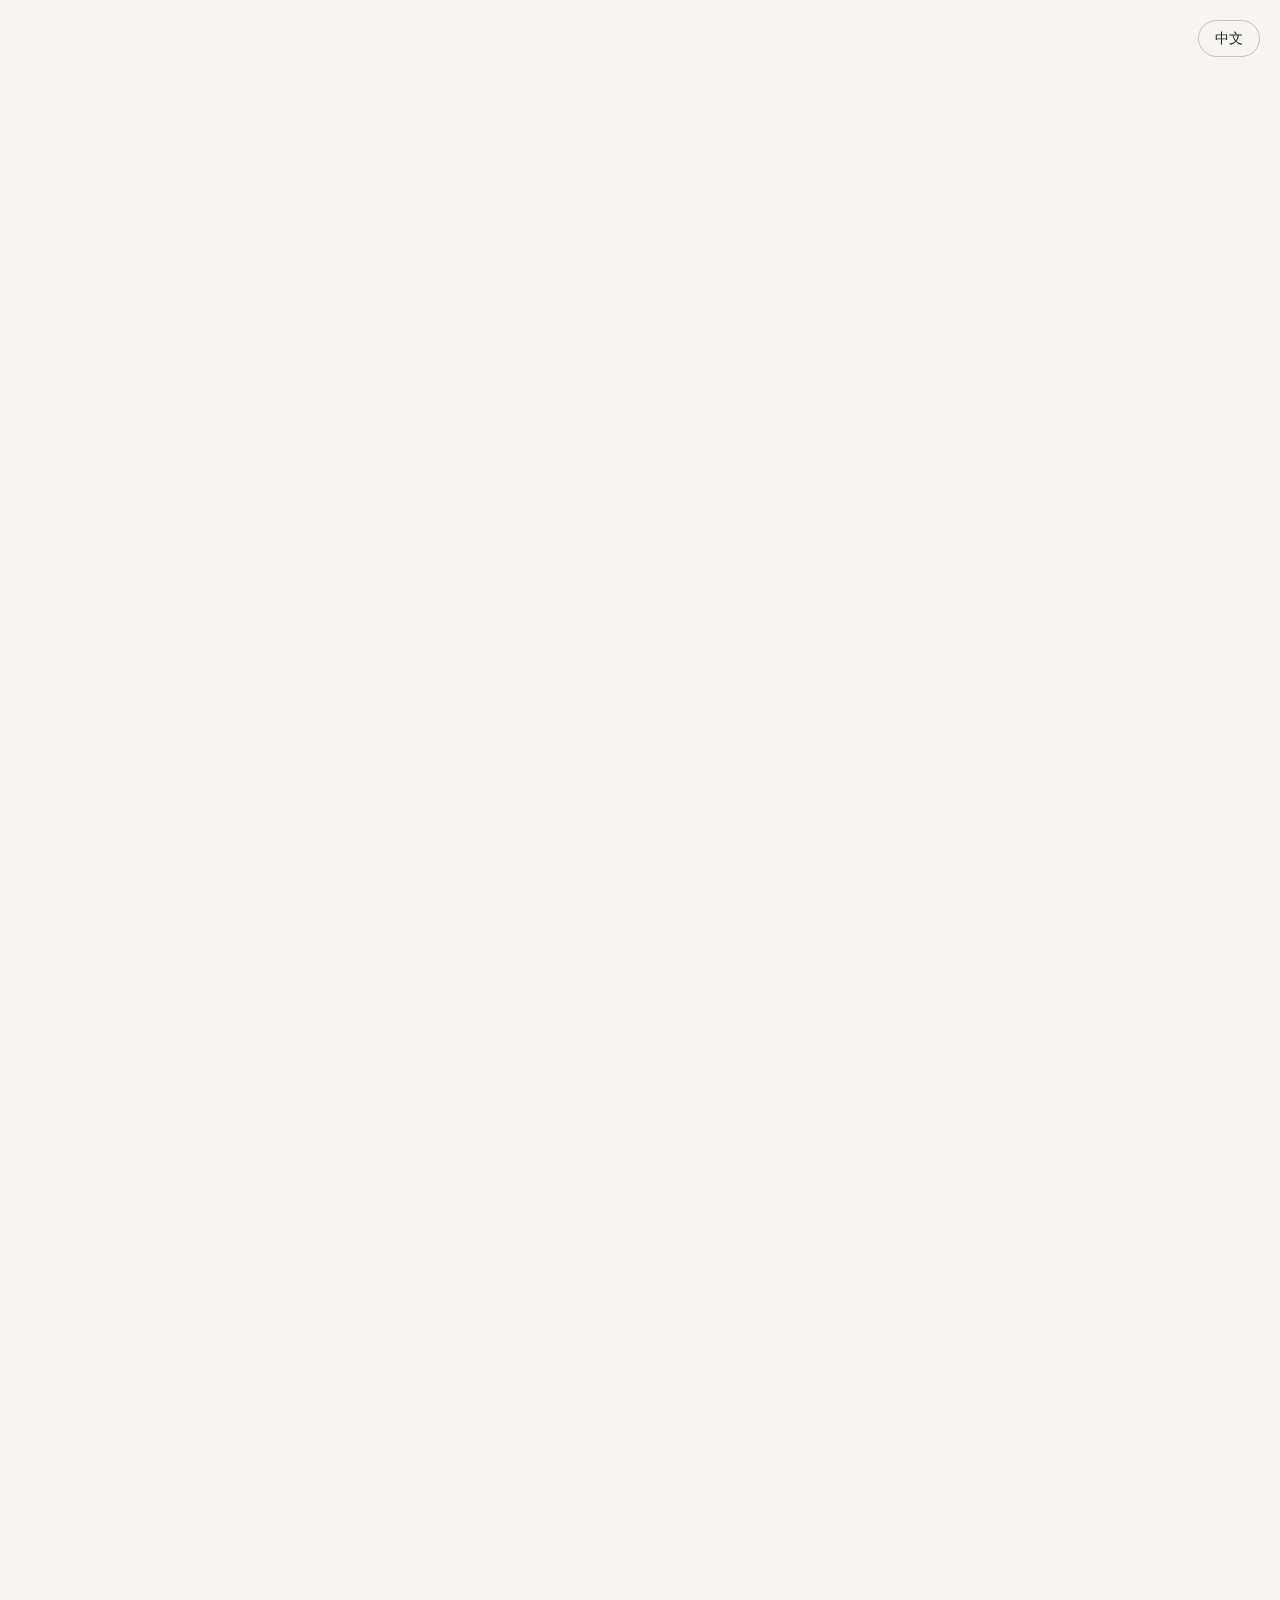
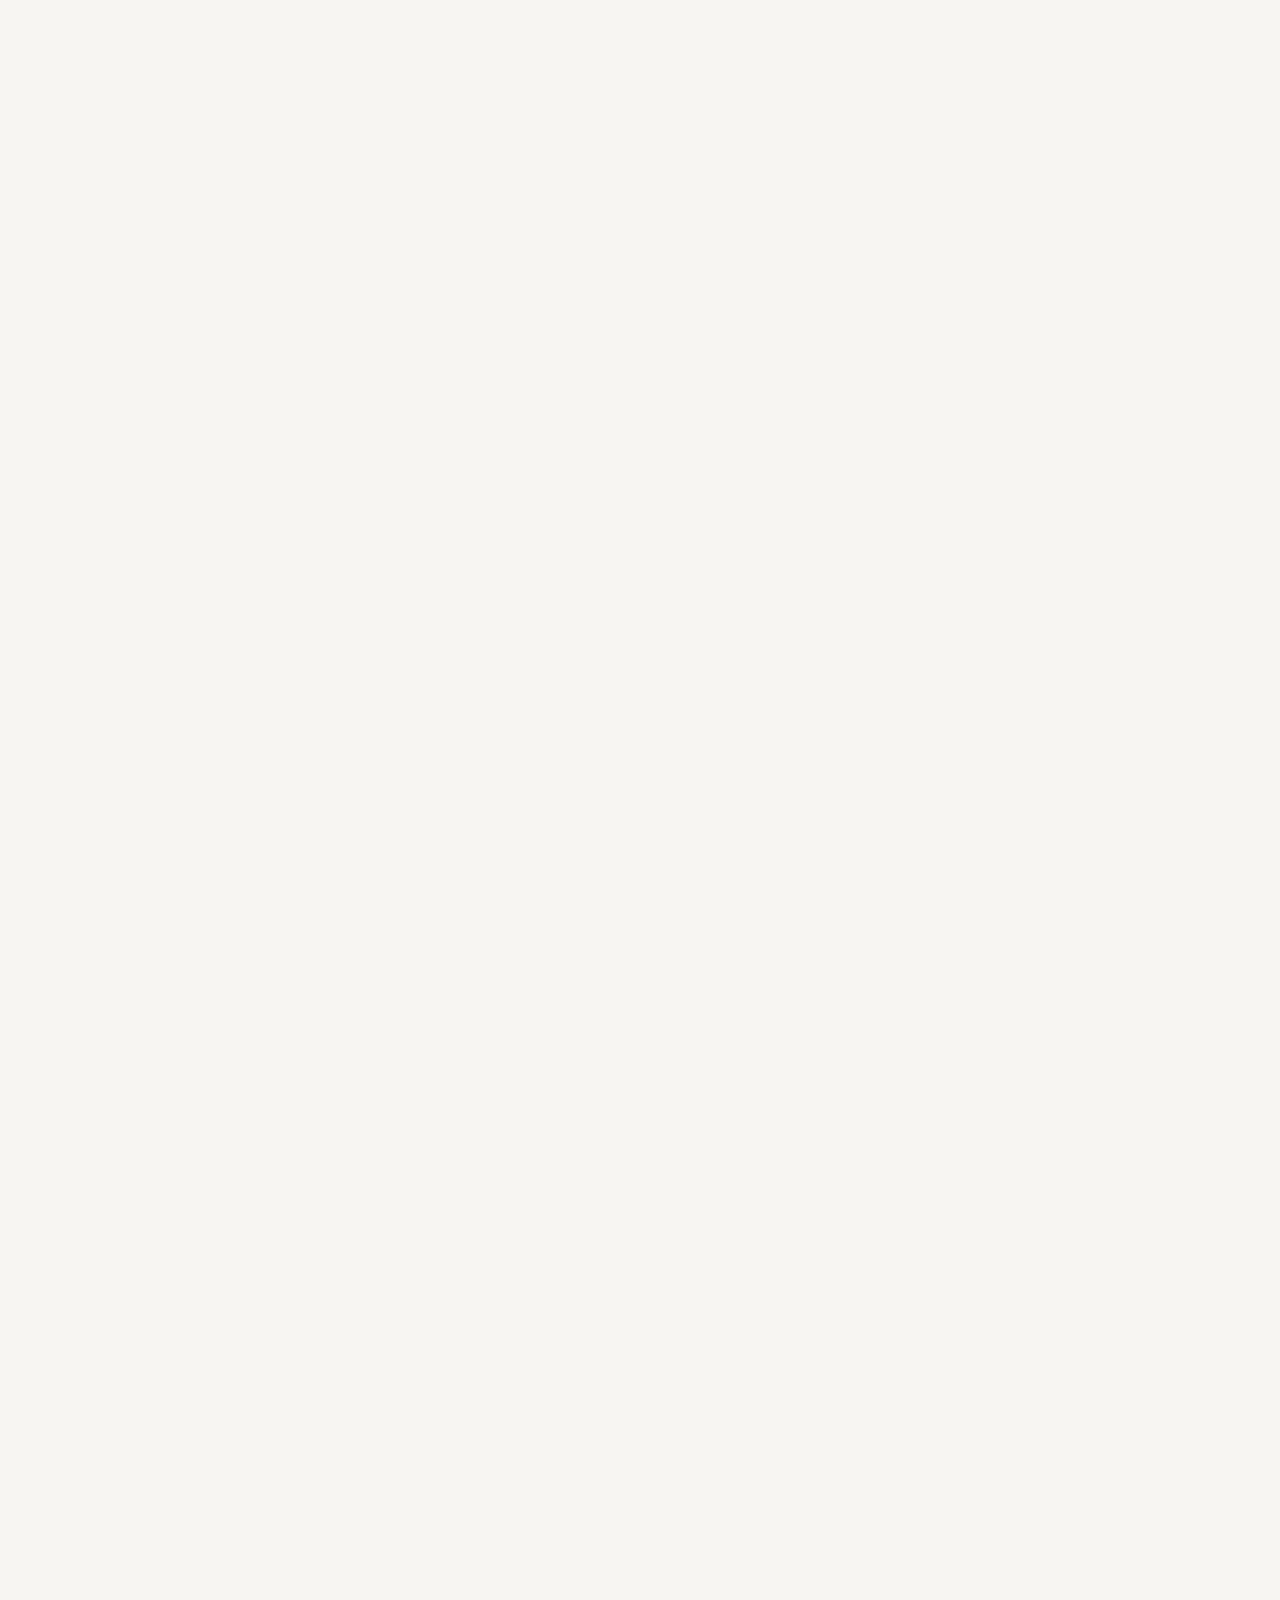
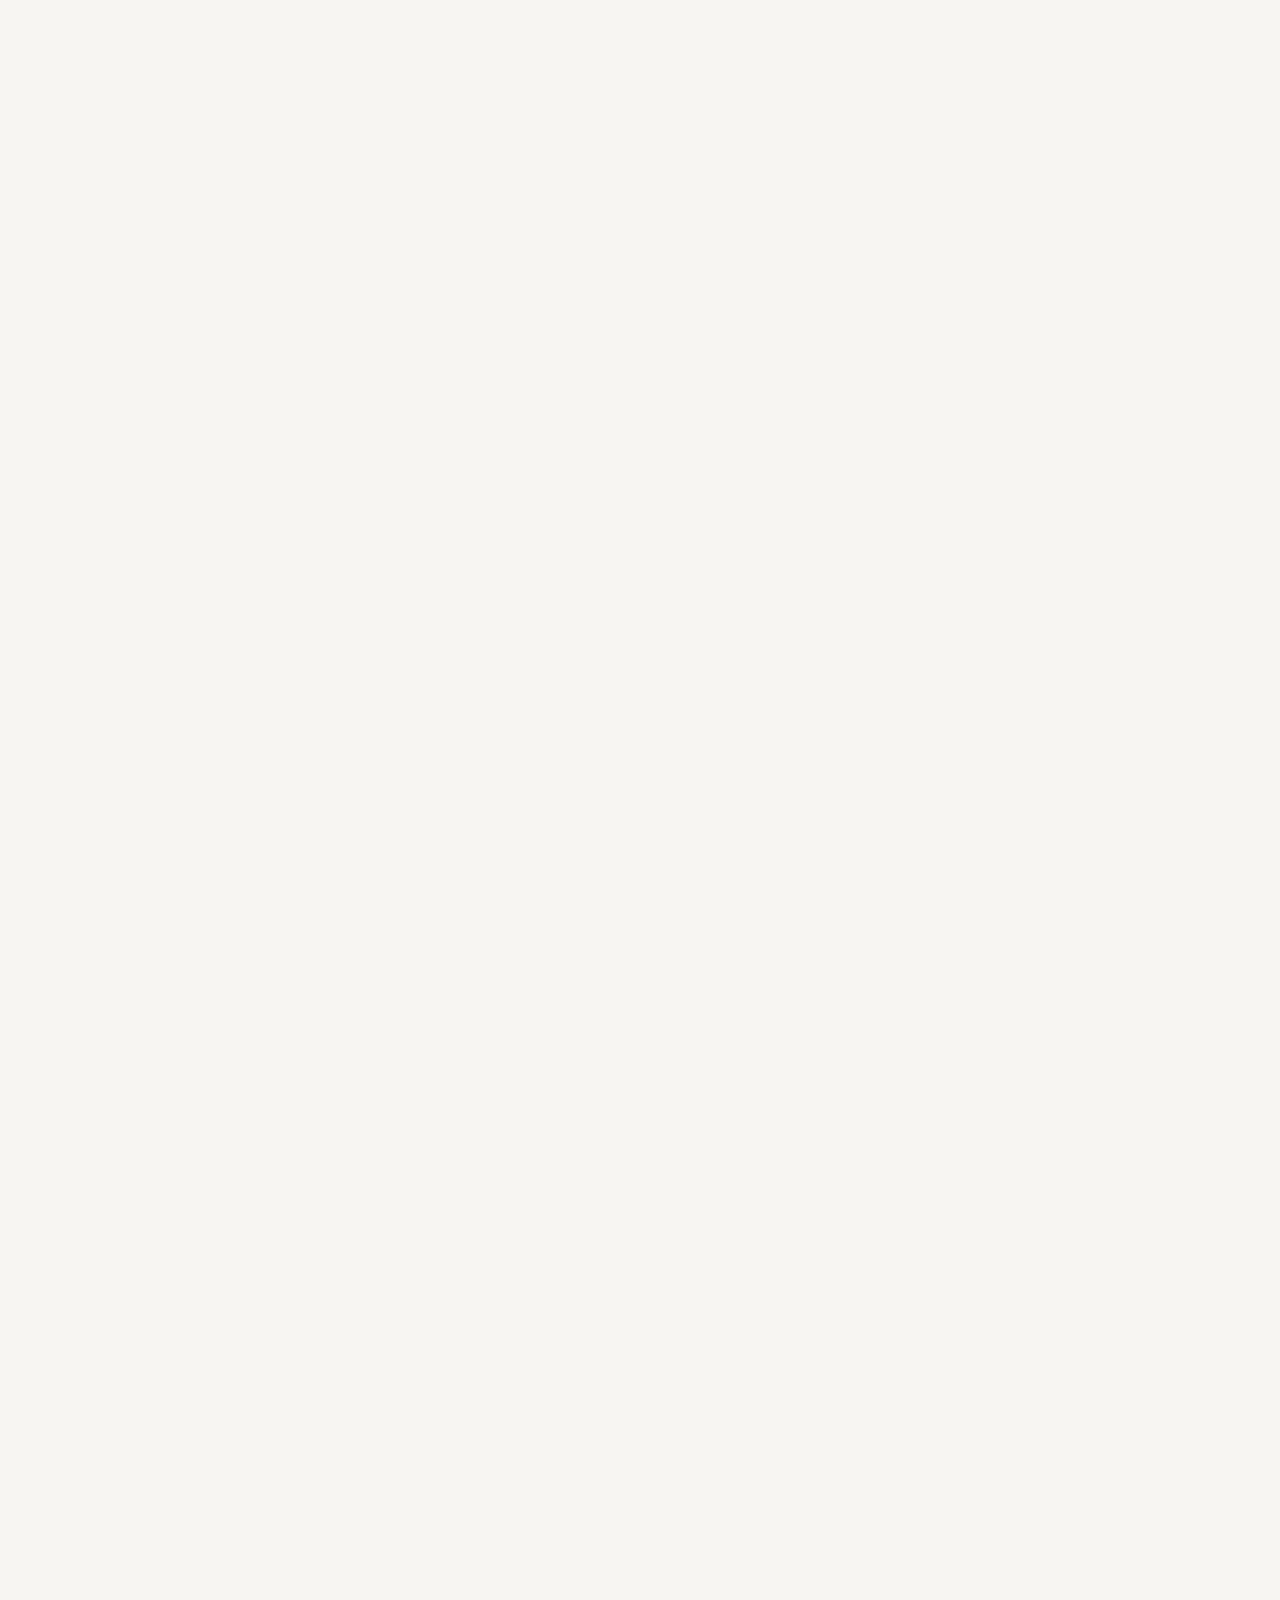
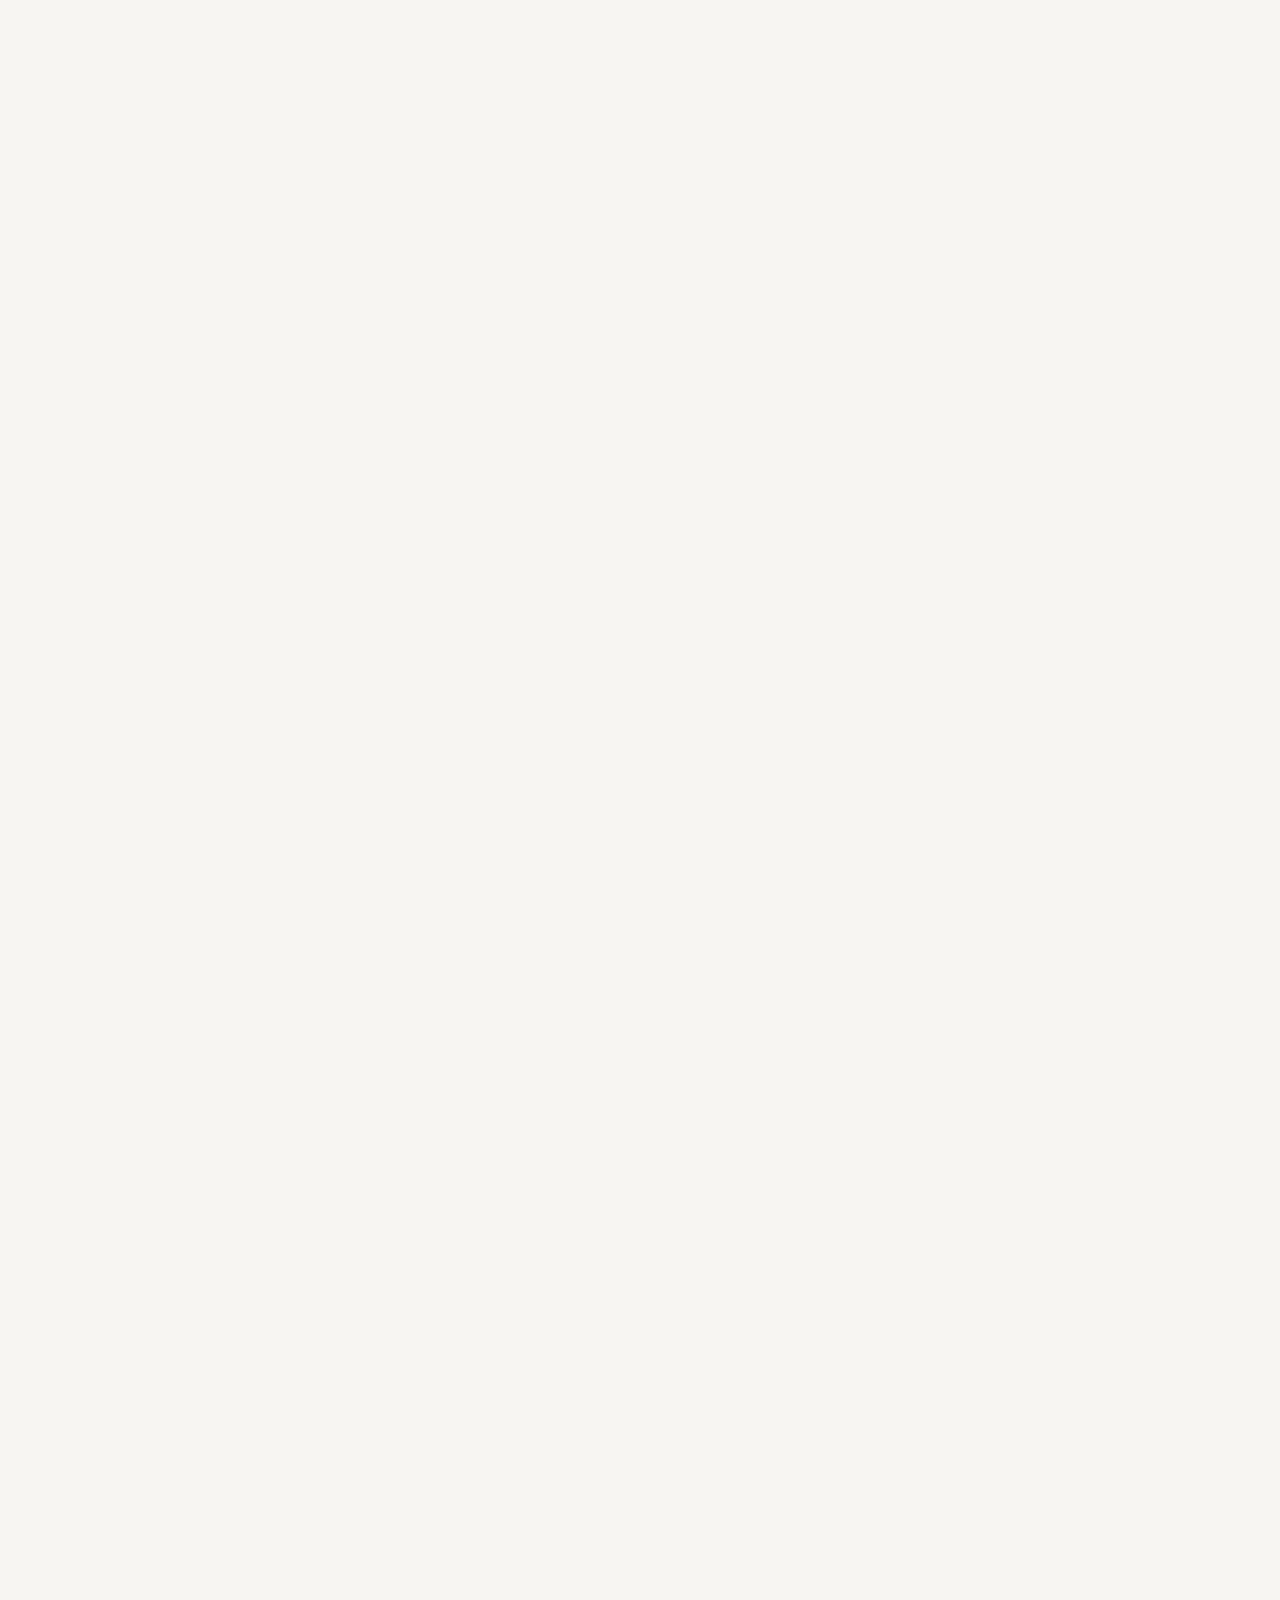
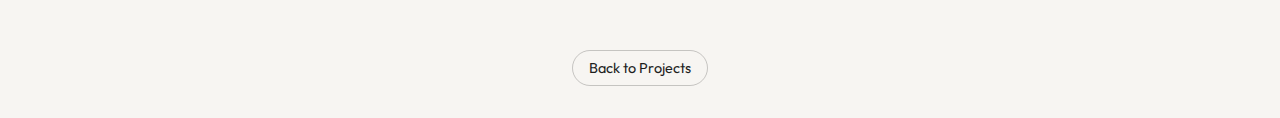
<file: project_cyclonic_purity.html>
<!DOCTYPE html>
<html lang="en">

<head>
    <meta charset="UTF-8">
    <meta name="viewport" content="width=device-width, initial-scale=1.0">
    <title>Austin Design | Industrial & Product Solutions</title>
    <link rel="preconnect" href="https://fonts.googleapis.com">
    <link rel="preconnect" href="https://fonts.gstatic.com" crossorigin>
    <link href="https://fonts.googleapis.com/css2?family=Outfit:wght@300;400;700&display=swap" rel="stylesheet">
    <link rel="stylesheet" href="style.css">
    <link rel="icon" type="image/svg+xml" href="assets/favicon.svg">
    <style>
        /* 強制互動容器設定 */
        .nuclear-container {
            position: relative !important;
            display: inline-block !important;
            overflow: hidden !important;
            border-radius: 12px !important;
            cursor: pointer !important;
            margin-bottom: 20px;
            box-shadow: 0 10px 20px rgba(0, 0, 0, 0.1);
            /* 加一點陰影增加質感 */
        }

        /* 圖片本體設定 - 預設就是模糊的 */
        .nuclear-image {
            display: block !important;
            width: 100% !important;
            /* 關鍵修改：預設就加上模糊濾鏡 */
            filter: blur(10px) !important;
            transform: scale(1.02) !important;
            /* 稍微放大避免模糊邊緣露白 */
            transition: all 0.5s ease !important;
        }

        /* 遮罩層設定 (預設透明) */
        .nuclear-overlay {
            position: absolute !important;
            top: 0;
            left: 0;
            width: 100%;
            height: 100%;
            background-color: rgba(0, 0, 0, 0.3) !important;
            /* 稍微蓋一層淺黑 */
            display: flex !important;
            justify-content: center !important;
            align-items: center !important;
            opacity: 0 !important;
            /* 預設看不到按鈕 */
            transition: all 0.4s ease !important;
            z-index: 10;
        }

        /* --- 關鍵互動效果 --- */

        /* 滑鼠移上去：圖片稍微變清楚一點點，增加互動感 */
        .nuclear-container:hover .nuclear-image {
            filter: blur(5px) !important;
            /* 模糊度降低 */
            transform: scale(1.05) !important;
            /* 再放大一點 */
        }

        /* 滑鼠移上去：按鈕浮現，背景變深 */
        .nuclear-container:hover .nuclear-overlay {
            opacity: 1 !important;
            background-color: rgba(0, 0, 0, 0.6) !important;
            /* 加深背景對比 */
        }

        /* 按鈕樣式 */
        .nuclear-btn {
            background: #ff6600 !important;
            color: white !important;
            padding: 15px 35px !important;
            border-radius: 50px !important;
            text-decoration: none !important;
            font-weight: bold !important;
            font-size: 18px !important;
            letter-spacing: 1px;
            box-shadow: 0 5px 15px rgba(255, 102, 0, 0.4) !important;
            transform: translateY(20px);
            /* 預設位置偏下 */
            transition: all 0.4s ease !important;
        }

        /* 滑鼠移上去：按鈕上浮歸位 */
        .nuclear-container:hover .nuclear-btn {
            transform: translateY(0px) !important;
        }
    </style>
</head>

<body class="lang-en">
    <nav style="position: fixed; top: 0; right: 0; padding: 20px; z-index: 1000;">
        <button id="lang-toggle-btn" class="lang-btn">中文</button>
    </nav>

    <!-- 1. Hero Section -->
    <header class="project-hero fade-in-up">
        <div class="hero-content">
            <h1>
                <span class="en">Cyclonic Purity</span>
                <span class="zh">旋風淨化：職人烘豆集塵系統</span>
            </h1>
            <p class="subtitle">
                <span class="en">Industrial System</span>
                <span class="zh">工業系統設計</span>
            </p>
        </div>
        <div class="hero-bg-placeholder"></div>
    </header>

    <main>
        <!-- 2. Info Grid -->
        <section class="project-info-grid fade-in-up delay">
            <div class="info-item">
                <span class="label">
                    <span class="en">Client</span>
                    <span class="zh">客戶</span>
                </span>
                <span class="value">
                    <span class="en">Client Name</span>
                    <span class="zh">客戶名稱</span>
                </span>
            </div>
            <div class="info-item">
                <span class="label">
                    <span class="en">Date</span>
                    <span class="zh">年份</span>
                </span>
                <span class="value">2024</span>
            </div>
            <div class="info-item">
                <span class="label">
                    <span class="en">Role</span>
                    <span class="zh">擔任角色</span>
                </span>
                <span class="value">
                    <span class="en">Product Designer</span>
                    <span class="zh">產品設計師</span>
                </span>
            </div>
            <div class="info-item">
                <span class="label">
                    <span class="en">Material</span>
                    <span class="zh">主要材質</span>
                </span>
                <span class="value">
                    <span class="en">Material</span>
                    <span class="zh">材質</span>
                </span>
            </div>
        </section>

        <!-- 3. Immersive Story Layout -->
        <section class="immersive-container fade-in-up delay-2">
            <!-- Left: Sticky Text -->
            <aside class="sticky-text-col">
                <div class="sticky-content">
                    <h2>
                        <span class="en">Core Evolution</span>
                        <span class="zh">核心進化</span>
                    </h2>

                    <div style="margin-bottom: 2rem;">
                        <h4>
                            <span class="en">The Constraint: Goodbye to the Giant Tower</span>
                            <span class="zh">設計困境：告別巨大的外掛巨塔</span>
                        </h4>
                        <p>
                            <span class="en">Traditional Single Cyclones are effective, but volume often correlates with
                                efficiency. To maintain suction, they usually hang like giant barrels beside the
                                roaster, consuming valuable space and disrupting industrial aesthetics. Our goal was
                                radical: Can we shrink it, or even hide it inside?</span>
                            <span class="zh">傳統的旋風集塵器 (Single Cyclone)
                                雖然有效，但體積往往與效率成正比。為了維持吸力，它們通常像巨大的圓桶『掛』在精美的烘豆機旁，不僅佔用寶貴的店面空間，更破壞了整體的工業設計美感。我們的目標很激進：能不能把它變小，甚至藏進機器裡？</span>
                        </p>
                    </div>

                    <div style="margin-bottom: 2rem;">
                        <h4>
                            <span class="en">The Innovation: Multi-Cyclone Array</span>
                            <span class="zh">核心技術：Multi-Cyclone 多管陣列</span>
                        </h4>
                        <p>
                            <span class="en">To reduce volume, we abandoned the large single tube for a
                                <strong>Multi-Cyclone</strong> parallel design. Physics dictates that the smaller the
                                diameter, the stronger the <strong>Centrifugal Force (G-Force)</strong>. By dispersing
                                airflow into multiple precision micro-cones, we drastically reduced height and captured
                                fine dust that traditional barrels missed.</span>
                            <span class="zh">為了縮小體積，我們捨棄了傳統大單管，改採用 <strong>Multi-Cyclone
                                    多管並聯設計</strong>。物理原理告訴我們：旋風管的直徑越小，氣流旋轉的 <strong>離心力 (G-Force)</strong>
                                越強。通過將巨大的氣流分散到多個精密的微型椎體中，我們不僅大幅縮減了設備高度，更捕捉到了傳統大桶無法過濾的細微粉塵。</span>
                        </p>
                    </div>

                    <div>
                        <h4>
                            <span class="en">The Integration: Compact Efficiency</span>
                            <span class="zh">最終成果：小體積，大效率</span>
                        </h4>
                        <p>
                            <span class="en">Validated by CFD simulation, we improved efficiency while shrinking volume
                                to 1/3rd. This transforms the system from an external appendage into a core organ
                                perfectly <strong>Integrated</strong> within the roaster. This is the evolution from
                                "equipment" to "product".</span>
                            <span class="zh">透過流場模擬 (CFD) 的驗證，我們成功將集塵效率提升，同時將體積縮減至原來的 1/3。這讓集塵系統不再是外接的贅字，而是能夠完美
                                <strong>整合 (Integrate)</strong> 進烘豆機內部的核心器官。這就是從『設備』到『產品』的進化。</span>
                        </p>
                    </div>
                </div>
            </aside>

            <!-- Right: Image Stream -->
            <div class="image-stream-col">
                <!-- 1. The Context -->
                <figure style="margin: 0; margin-bottom: 3rem;">
                    <img src="assets/CoffeeChaff.png" alt="Coffee Chaff Context"
                        style="width: 100%; height: auto; display: block; border-radius: 8px; box-shadow: 0 4px 20px rgba(0,0,0,0.3);">
                    <figcaption style="margin-top: 1rem; text-align: left;">
                        <div
                            style="font-size: 0.8rem; color: var(--accent-color); font-weight: 700; text-transform: uppercase; letter-spacing: 0.1em; margin-bottom: 0.5rem;">
                            The Context</div>
                        <div style="color: #ccc; font-size: 0.95rem; line-height: 1.5;">
                            <span class="en">Coffee Chaff - Large volume of lightweight waste generated during
                                roasting.</span>
                            <span class="zh">咖啡銀皮 (Chaff) - 烘豆過程產生的大量輕質廢棄物。</span>
                        </div>
                    </figcaption>
                </figure>

                <!-- 2. The Solution -->
                <figure style="margin: 0; margin-bottom: 3rem;">
                    <img src="assets/CycloneCollectChaff.png" alt="Cyclone Collection Result"
                        style="width: 100%; height: auto; display: block; border-radius: 8px; box-shadow: 0 4px 20px rgba(0,0,0,0.3);">
                    <figcaption style="margin-top: 1rem; text-align: left;">
                        <div
                            style="font-size: 0.8rem; color: var(--accent-color); font-weight: 700; text-transform: uppercase; letter-spacing: 0.1em; margin-bottom: 0.5rem;">
                            The Solution</div>
                        <div style="color: #ccc; font-size: 0.95rem; line-height: 1.5;">
                            <span class="en">On-site Achievement - Transparent management of collected chaff.</span>
                            <span class="zh">現場實績 - 實際導入後的收集狀況，透明化管理。</span>
                        </div>
                    </figcaption>
                </figure>

                <!-- 3. The Design -->
                <figure style="margin: 0; margin-bottom: 3rem;">
                    <div class="nuclear-container">
                        <img src="assets/MultiCyclone.png" alt="Multi Cyclone" class="nuclear-image">
                        <div class="nuclear-overlay">
                            <a href="contact.html" class="nuclear-btn">Start Your Project</a>
                        </div>
                    </div>
                    <figcaption style="margin-top: 1rem; text-align: left;">
                        <div
                            style="font-size: 0.8rem; color: var(--accent-color); font-weight: 700; text-transform: uppercase; letter-spacing: 0.1em; margin-bottom: 0.5rem;">
                            The Design</div>
                        <div style="color: #ccc; font-size: 0.95rem; line-height: 1.5;">
                            <span class="en">3D Structure - Multi-tube cyclonic separator designed for silver skin
                                properties.</span>
                            <span class="zh">3D 結構設計 - 針對銀皮特性設計的多管式旋風分離器。</span>
                        </div>
                    </figcaption>
                </figure>

                <!-- 4. The Science -->
                <figure style="margin: 0; margin-bottom: 3rem;">
                    <div class="nuclear-container">
                        <img src="assets/CycloneFlowSimulation.png" alt="Simulation" class="nuclear-image">
                        <div class="nuclear-overlay">
                            <a href="contact.html" class="nuclear-btn">Start Your Project</a>
                        </div>
                    </div>
                    <figcaption style="margin-top: 1rem; text-align: left;">
                        <div
                            style="font-size: 0.8rem; color: var(--accent-color); font-weight: 700; text-transform: uppercase; letter-spacing: 0.1em; margin-bottom: 0.5rem;">
                            The Science</div>
                        <div style="color: #ccc; font-size: 0.95rem; line-height: 1.5;">
                            <span class="en">Flow Validation - CFD simulation ensuring airflow paths meet
                                expectations.</span>
                            <span class="zh">流場驗證 - 透過 CFD 模擬確保氣流路徑符合預期。</span>
                        </div>
                    </figcaption>
                </figure>
            </div>
        </section>

        <!-- 4. Next Project -->
        <a href="project_ergo_care.html" class="next-project-link fade-in-up delay-3">
            <div class="next-content">
                <span class="next-label">
                    <span class="en">Next Project</span>
                    <span class="zh">下一個專案</span>
                </span>
                <h2 class="next-title">
                    <span class="en">Ergo-Care Platform</span>
                    <span class="zh">人因護理：多功能醫療平台</span>
                    <span class="arrow">→</span>
                </h2>
            </div>
        </a>

        <div class="footer-nav" style="text-align: center;">
            <a href="projects.html" class="lang-btn">
                <span class="en">Back to Projects</span>
                <span class="zh">返回作品列表</span>
            </a>
        </div>
    </main>

    <script>
        const langBtn = document.getElementById('lang-toggle-btn');
        const body = document.body;

        langBtn.addEventListener('click', () => {
            body.classList.toggle('chinese-mode');
            if (body.classList.contains('chinese-mode')) {
                langBtn.textContent = 'English';
            } else {
                langBtn.textContent = '中文';
            }
        });
    </script>
</body>

</html>
</file>
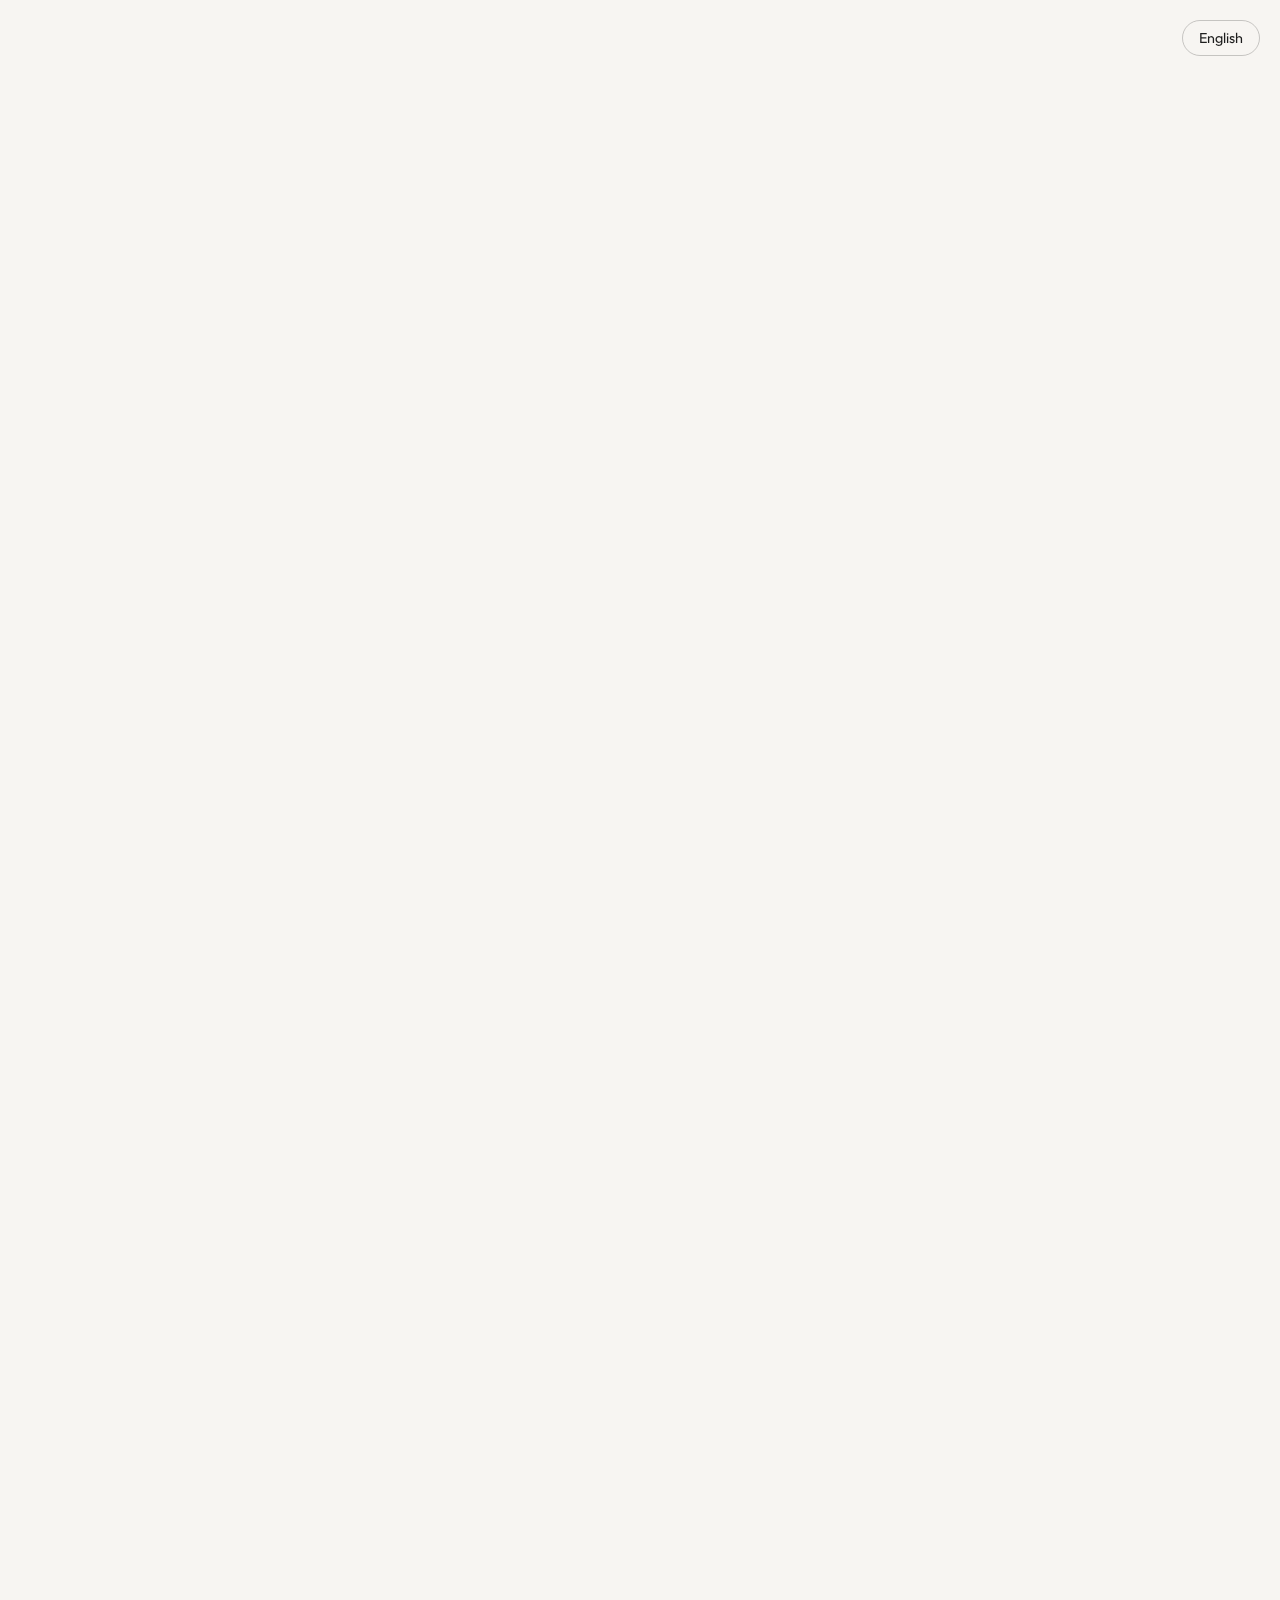
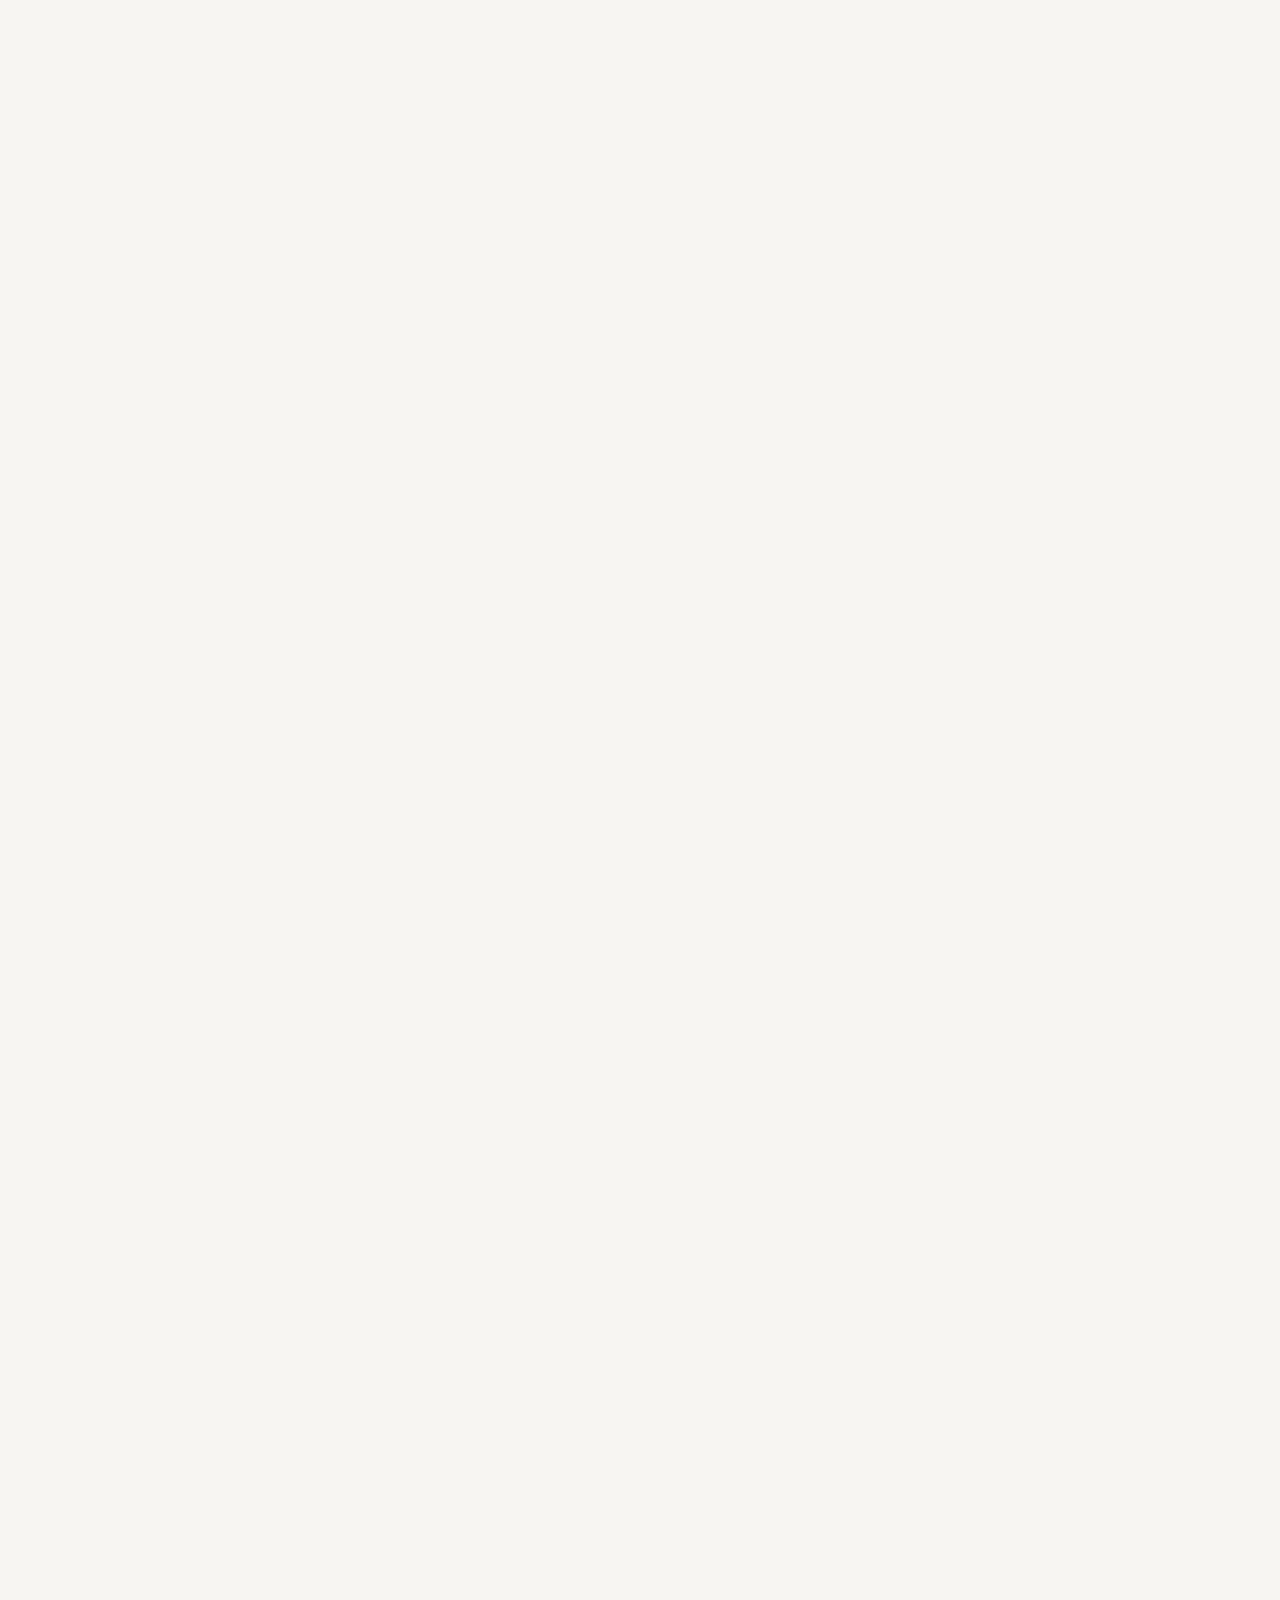
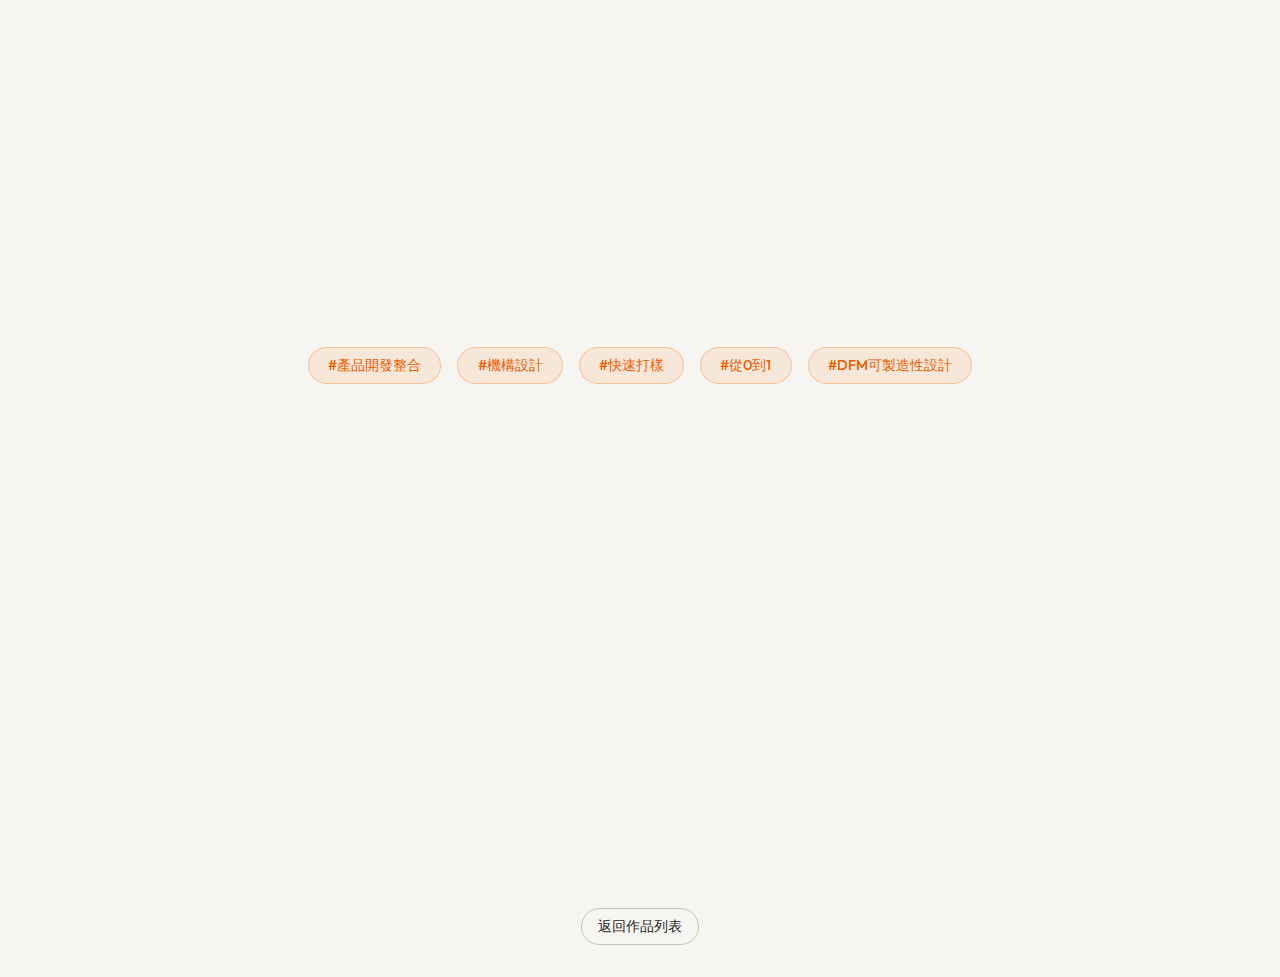
<file: project_ergo_care.html>
﻿<!DOCTYPE html>
<html lang="en">

<head>
    <meta charset="UTF-8">
    <meta name="viewport" content="width=device-width, initial-scale=1.0">
    <title>From Sketch to Reality - Electric Ice Cream Scoop | Austin Design</title>
    <link rel="preconnect" href="https://fonts.googleapis.com">
    <link rel="preconnect" href="https://fonts.gstatic.com" crossorigin>
    <link href="https://fonts.googleapis.com/css2?family=Outfit:wght@300;400;700&display=swap" rel="stylesheet">
    <link rel="stylesheet" href="style.css">
    <link rel="icon" type="image/svg+xml" href="assets/favicon.svg">
</head>

<body class="lang-en chinese-mode">
    <nav style="position: fixed; top: 0; right: 0; padding: 20px; z-index: 1000;">
        <button id="lang-toggle-btn" class="lang-btn">English</button>
    </nav>

    <!-- 1. Hero Section -->
    <header class="project-hero fade-in-up">
        <div class="hero-content">
            <h1>
                <span class="en">From Sketch to Reality</span>
                <span class="zh">從草圖到真實：冰淇淋電動挖杓誕生記</span>
            </h1>
            <p class="subtitle">
                <span class="en">The Electric Ice Cream Scoop Story</span>
                <span class="zh">合作案例分享</span>
            </p>
        </div>
        <div class="hero-bg-placeholder"></div>
    </header>

    <main>
        <!-- 2. Info Grid -->
        <section class="project-info-grid fade-in-up delay">
            <div class="info-item">
                <span class="label">
                    <span class="en">Client</span>
                    <span class="zh">客戶</span>
                </span>
                <span class="value">
                    <span class="en">Product Inventor</span>
                    <span class="zh">產品發明人</span>
                </span>
            </div>
            <div class="info-item">
                <span class="label">
                    <span class="en">Timeline</span>
                    <span class="zh">時程</span>
                </span>
                <span class="value">
                    <span class="en">2 Weeks</span>
                    <span class="zh">兩週</span>
                </span>
            </div>
            <div class="info-item">
                <span class="label">
                    <span class="en">Role</span>
                    <span class="zh">擔任角色</span>
                </span>
                <span class="value">
                    <span class="en">Engineering Partner</span>
                    <span class="zh">工程合作夥伴</span>
                </span>
            </div>
            <div class="info-item">
                <span class="label">
                    <span class="en">Approach</span>
                    <span class="zh">實現方式</span>
                </span>
                <span class="value">
                    <span class="en">3D Printing + Market Parts</span>
                    <span class="zh">3D列印 + 市售零件</span>
                </span>
            </div>
        </section>

        <!-- 3. Immersive Story Layout -->
        <section class="immersive-container fade-in-up delay-2">
            <!-- Left: Sticky Text -->
            <aside class="sticky-text-col">
                <div class="sticky-content">
                    <h2>
                        <span class="en">It started with a video of a power drill.</span>
                        <span class="zh">起點是一支電鑽插進冰淇淋的影片</span>
                    </h2>

                    <div style="margin-bottom: 2rem;">
                        <p>
                            <span class="en">The client showed me a video — someone had jammed a power drill into an ice cream scoop and it kind of worked. They wanted to know: could we turn this into something actually commercial-grade?</span>
                            <span class="zh">客戶拿著一支影片來找我——有人把電動起子穿進冰淇淋挖杓，勉強轉起來了。他們想知道：這件事可以做成真正商用等級的產品嗎？</span>
                        </p>
                    </div>

                    <div style="margin-bottom: 2rem;">
                        <h4>
                            <span class="en">No spec sheet. Just a concept.</span>
                            <span class="zh">沒有規格書，只有一個概念</span>
                        </h4>
                        <p>
                            <span class="en">That's the kind of brief I like. We worked through the mechanism together: how to translate rotary motor force into a scooping motion, how to balance the weight for one-handed use, how to make it robust enough for daily commercial use without being too bulky to hold.</span>
                            <span class="zh">這種案子我很喜歡。我們一起把機構邏輯想清楚：怎麼把馬達的旋轉力轉換成挖取動作、怎麼讓重心配置可以單手操作、怎麼在夠耐用的同時讓人還拿得住。</span>
                        </p>
                    </div>

                    <div style="margin-bottom: 2rem;">
                        <h4>
                            <span class="en">From concept to something you can hold.</span>
                            <span class="zh">從概念到可以拿在手上的東西</span>
                        </h4>
                        <p>
                            <span class="en">3D printed prototype, market-sourced components, two weeks. The end result was something you could actually use and hand to someone else without explaining how it works. That's the bar for a good prototype.</span>
                            <span class="zh">3D 列印打樣、市售零件組合、兩週完成。最後做出一個可以實際使用的 prototype——拿在手上、挖得動、遞給別人不用解釋怎麼操作。這是一個好 prototype 的標準。</span>
                        </p>
                    </div>
                </div>
                        <p>
                            <span class="en">Our answer: <strong>validate with a prototype first.</strong></span>
                            <span class="zh">我們的答案：<strong>先做原型驗證。</strong></span>
                        </p>
            </aside>

            <!-- Right: Image Stream -->
            <div class="image-stream-col">
                <!-- 1. Original Hand Sketch -->
                <figure style="margin: 0; margin-bottom: 3rem;">
                    <img src="assets/ICECREAM_Original Hand Sketch.jpg" alt="Original Hand Sketch"
                        style="width: 100%; height: auto; display: block; border-radius: 8px; box-shadow: 0 4px 20px rgba(0,0,0,0.3);">
                    <figcaption style="margin-top: 1rem; text-align: left;">
                        <div
                            style="font-size: 0.8rem; color: var(--accent-color); font-weight: 700; text-transform: uppercase; letter-spacing: 0.1em; margin-bottom: 0.5rem;">
                            <span class="en">The Spark</span>
                            <span class="zh">專案起點</span>
                        </div>
                        <div style="color: #ccc; font-size: 0.95rem; line-height: 1.5;">
                            <span class="en">Initial hand-drawn concept - imperfect proportions, but a willingness to
                                discuss.</span>
                            <span class="zh">最初的手繪構想 - 比例不完美，但願意討論的起點。</span>
                        </div>
                    </figcaption>
                </figure>

                <!-- 2. Engineering Sketch -->
                <figure style="margin: 0; margin-bottom: 3rem;">
                    <img src="assets/ICECREAM_ENGINEER SKETCH.jpg" alt="Engineering Refinement"
                        style="width: 100%; height: auto; display: block; border-radius: 8px; box-shadow: 0 4px 20px rgba(0,0,0,0.3);">
                    <figcaption style="margin-top: 1rem; text-align: left;">
                        <div
                            style="font-size: 0.8rem; color: var(--accent-color); font-weight: 700; text-transform: uppercase; letter-spacing: 0.1em; margin-bottom: 0.5rem;">
                            <span class="en">The Engineering</span>
                            <span class="zh">工程轉化</span>
                        </div>
                        <div style="color: #ccc; font-size: 0.95rem; line-height: 1.5;">
                            <span class="en">Refined technical sketch - motor repositioned, grip ergonomics optimized,
                                gear system designed.</span>
                            <span class="zh">精煉的技術草圖 - 馬達重新配置、握把人體工學優化、齒輪系統設計。</span>
                        </div>
                    </figcaption>
                </figure>

                <!-- 3. Testing Phase -->
                <figure style="margin: 0; margin-bottom: 3rem;">
                    <img src="assets/ICECREAM_ENGINEER TEST.jpg" alt="Prototype Testing"
                        style="width: 100%; height: auto; display: block; border-radius: 8px; box-shadow: 0 4px 20px rgba(0,0,0,0.3);">
                    <figcaption style="margin-top: 1rem; text-align: left;">
                        <div
                            style="font-size: 0.8rem; color: var(--accent-color); font-weight: 700; text-transform: uppercase; letter-spacing: 0.1em; margin-bottom: 0.5rem;">
                            <span class="en">The Prototype</span>
                            <span class="zh">原型驗證</span>
                        </div>
                        <div style="color: #ccc; font-size: 0.95rem; line-height: 1.5;">
                            <span class="en">3D printed prototype testing - low-cost validation before expensive
                                tooling.</span>
                            <span class="zh">3D列印原型測試 - 在昂貴的模具前進行低成本驗證。</span>
                        </div>
                    </figcaption>
                </figure>

                <!-- 4. BOM System -->
                <figure style="margin: 0; margin-bottom: 3rem;">
                    <img src="assets/ICECREAM_ENGINEER BOM.jpg.jfif" alt="BOM System"
                        style="width: 100%; height: auto; display: block; border-radius: 8px; box-shadow: 0 4px 20px rgba(0,0,0,0.3);">
                    <figcaption style="margin-top: 1rem; text-align: left;">
                        <div
                            style="font-size: 0.8rem; color: var(--accent-color); font-weight: 700; text-transform: uppercase; letter-spacing: 0.1em; margin-bottom: 0.5rem;">
                            <span class="en">The Bonus</span>
                            <span class="zh">自動化工具</span>
                        </div>
                        <div style="color: #ccc; font-size: 0.95rem; line-height: 1.5;">
                            <span class="en">Automated BOM generation - smart tools multiply efficiency.</span>
                            <span class="zh">自動化BOM生成 - 善用工具讓效率翻倍。</span>
                        </div>
                    </figcaption>
                </figure>
            </div>
        </section>

        <!-- Project Tags -->
        <section style="max-width: 1400px; margin: 0 auto 4rem; padding: 0 2rem;">
            <div style="display: flex; flex-wrap: wrap; gap: 1rem; justify-content: center;">
                <span
                    style="background: rgba(255, 107, 0, 0.1); color: var(--accent-color); padding: 0.5rem 1.2rem; border-radius: 30px; font-size: 0.9rem; font-weight: 500; border: 1px solid rgba(255, 107, 0, 0.3);">#產品開發整合</span>
                <span
                    style="background: rgba(255, 107, 0, 0.1); color: var(--accent-color); padding: 0.5rem 1.2rem; border-radius: 30px; font-size: 0.9rem; font-weight: 500; border: 1px solid rgba(255, 107, 0, 0.3);">#機構設計</span>
                <span
                    style="background: rgba(255, 107, 0, 0.1); color: var(--accent-color); padding: 0.5rem 1.2rem; border-radius: 30px; font-size: 0.9rem; font-weight: 500; border: 1px solid rgba(255, 107, 0, 0.3);">#快速打樣</span>
                <span
                    style="background: rgba(255, 107, 0, 0.1); color: var(--accent-color); padding: 0.5rem 1.2rem; border-radius: 30px; font-size: 0.9rem; font-weight: 500; border: 1px solid rgba(255, 107, 0, 0.3);">#從0到1</span>
                <span
                    style="background: rgba(255, 107, 0, 0.1); color: var(--accent-color); padding: 0.5rem 1.2rem; border-radius: 30px; font-size: 0.9rem; font-weight: 500; border: 1px solid rgba(255, 107, 0, 0.3);">#DFM可製造性設計</span>
            </div>
        </section>

        <!-- 4. Next Project -->
        <a href="project_kinetic_structure.html" class="next-project-link fade-in-up delay-3">
            <div class="next-content">
                <span class="next-label">
                    <span class="en">Next Project</span>
                    <span class="zh">下一個專案</span>
                </span>
                <h2 class="next-title">
                    <span class="en">Kinetic Structure</span>
                    <span class="zh">動態結構：城市滑軌遊具</span>
                    <span class="arrow">→</span>
                </h2>
            </div>
        </a>

        <div class="footer-nav" style="text-align: center;">
            <a href="projects.html" class="lang-btn">
                <span class="en">Back to Projects</span>
                <span class="zh">返回作品列表</span>
            </a>
        </div>
    </main>

    <script>
        const langBtn = document.getElementById('lang-toggle-btn');
        const body = document.body;

        langBtn.addEventListener('click', () => {
            body.classList.toggle('chinese-mode');
            if (body.classList.contains('chinese-mode')) {
                langBtn.textContent = 'English';
            } else {
                langBtn.textContent = '中文';
            }
        });
    </script>
</body>

</html>
</file>
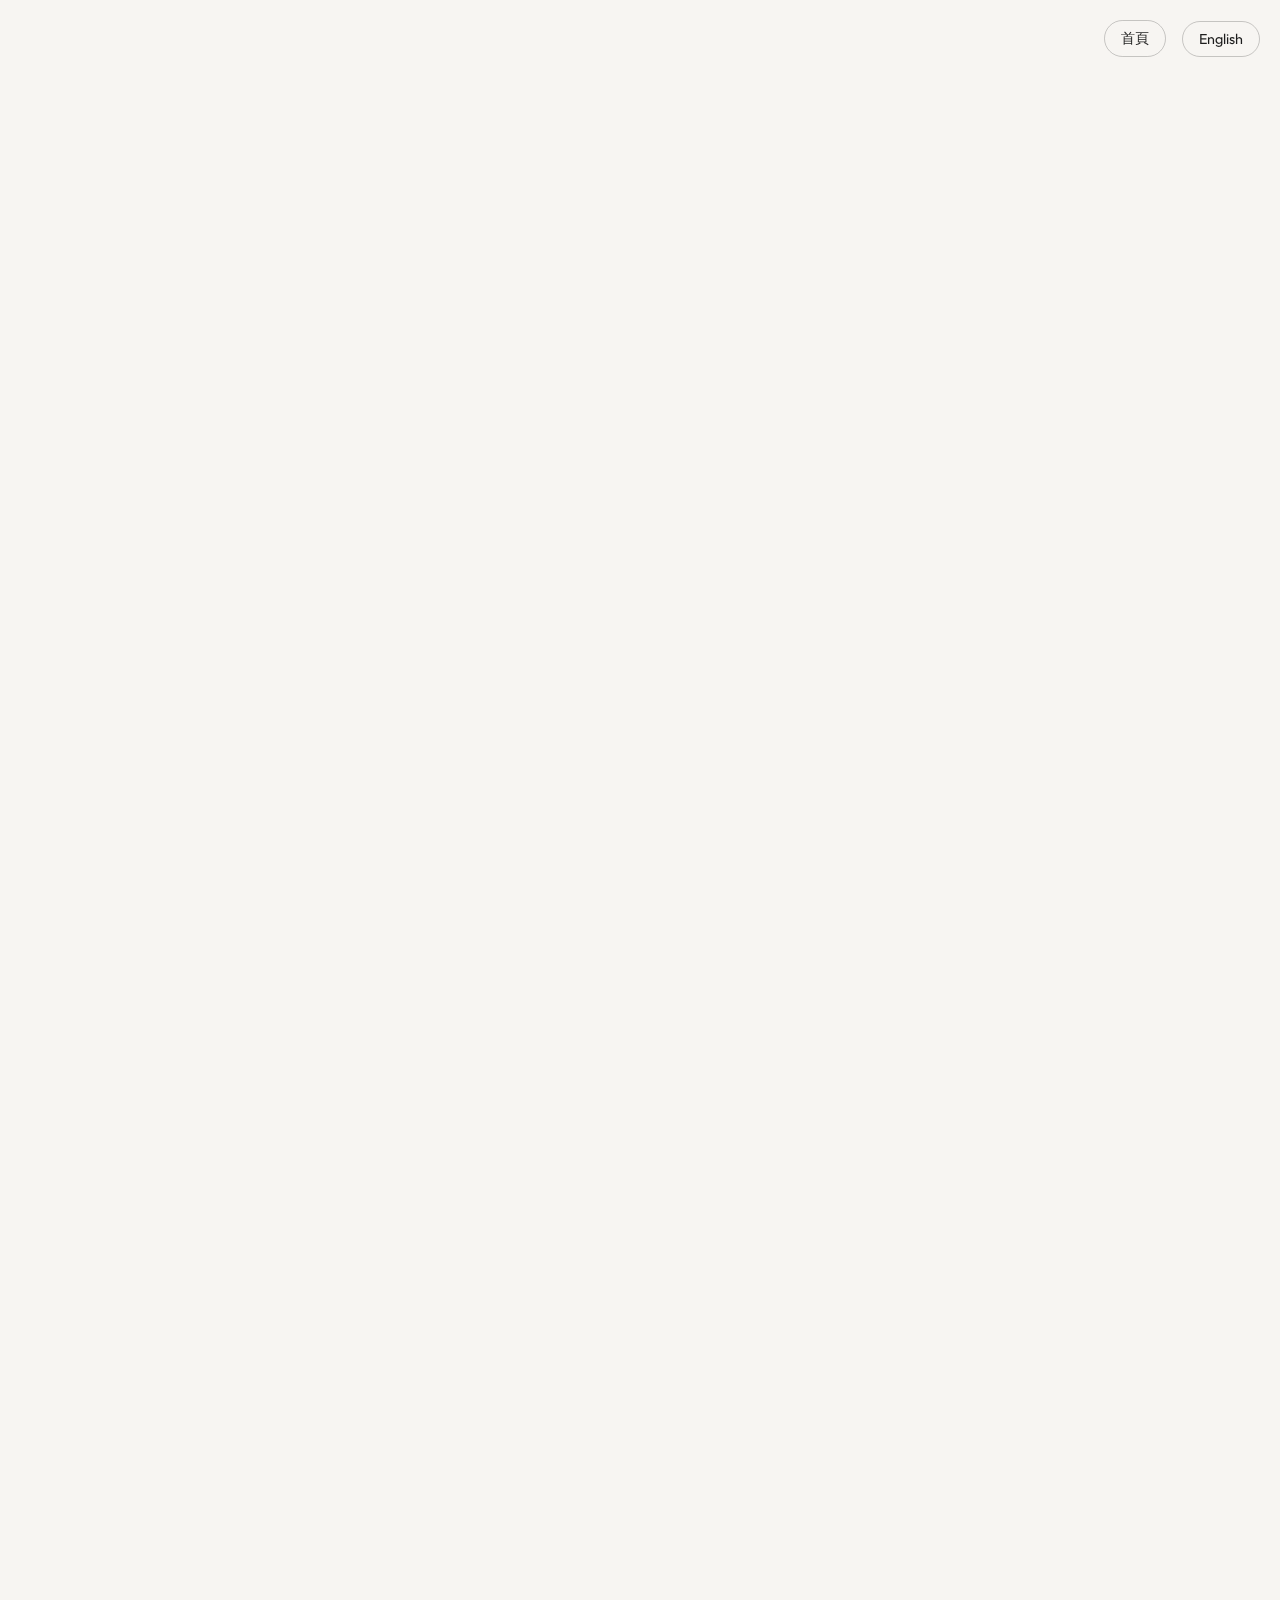
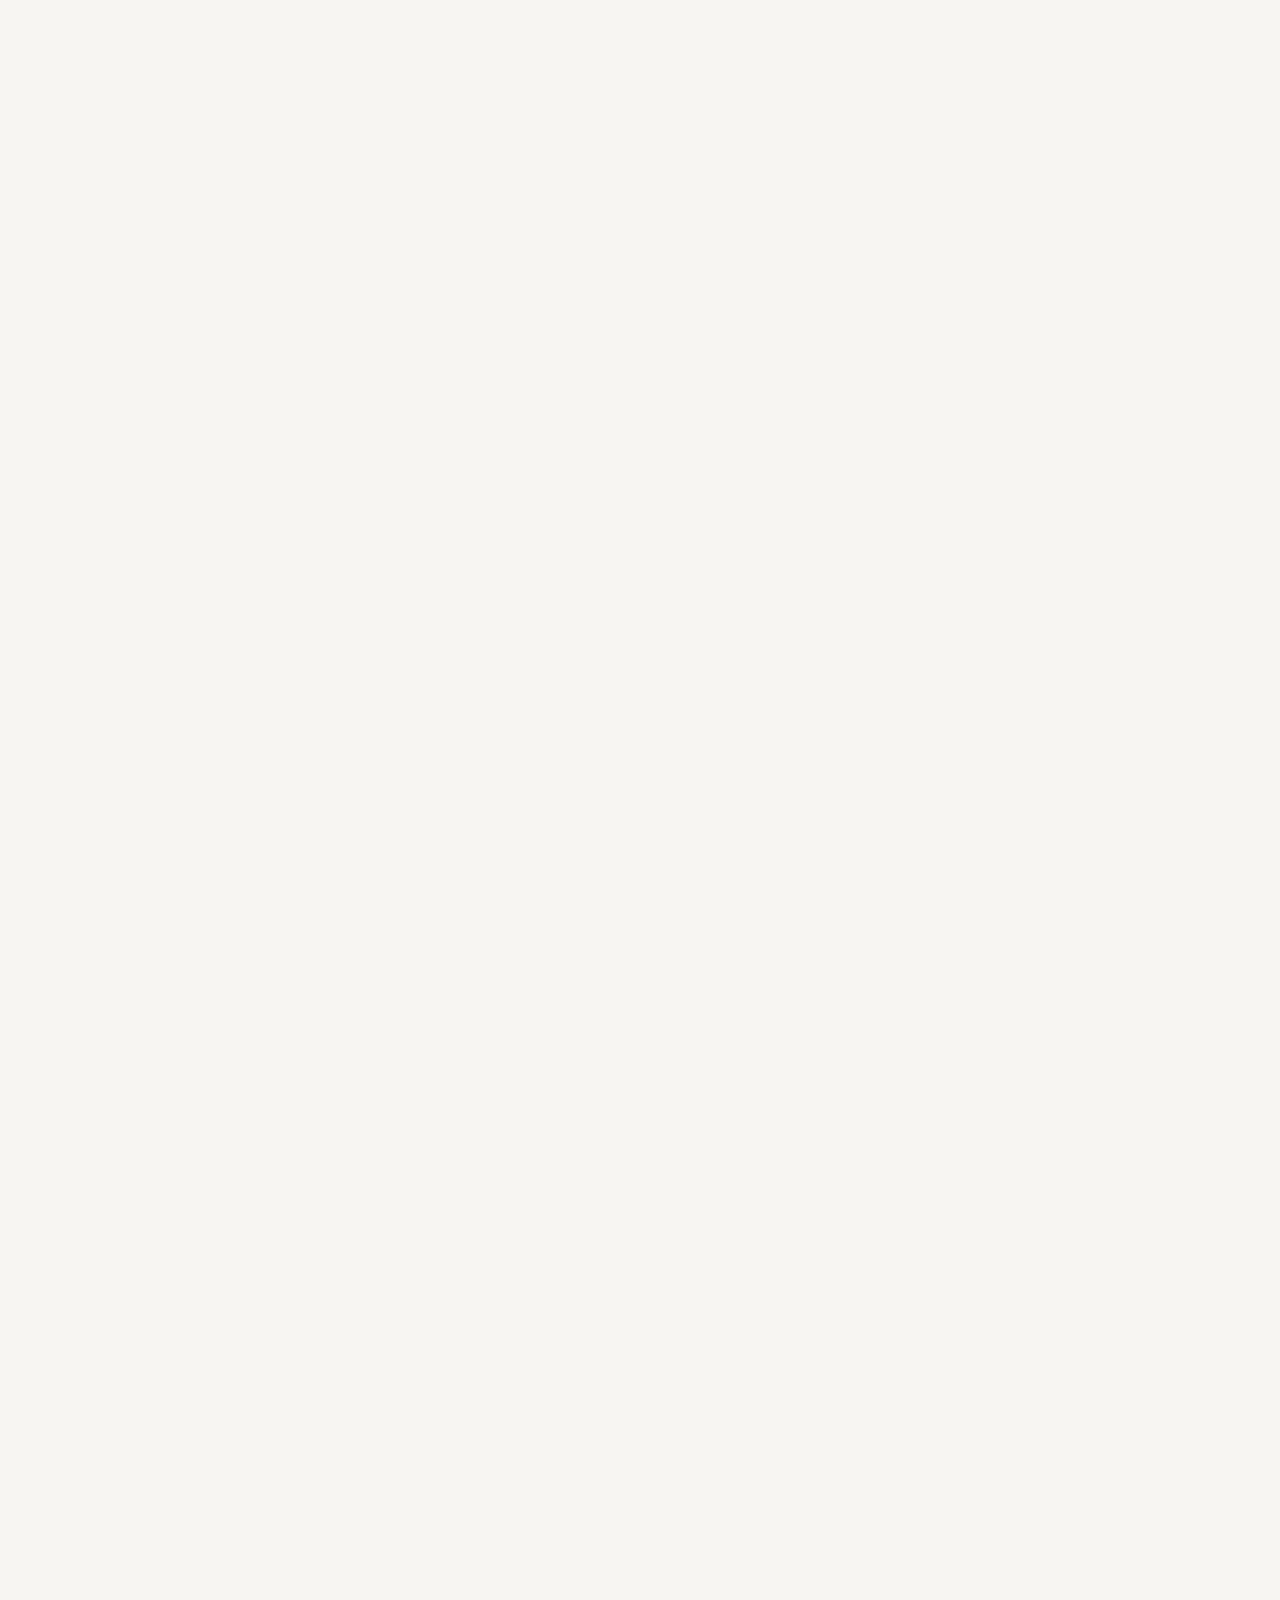
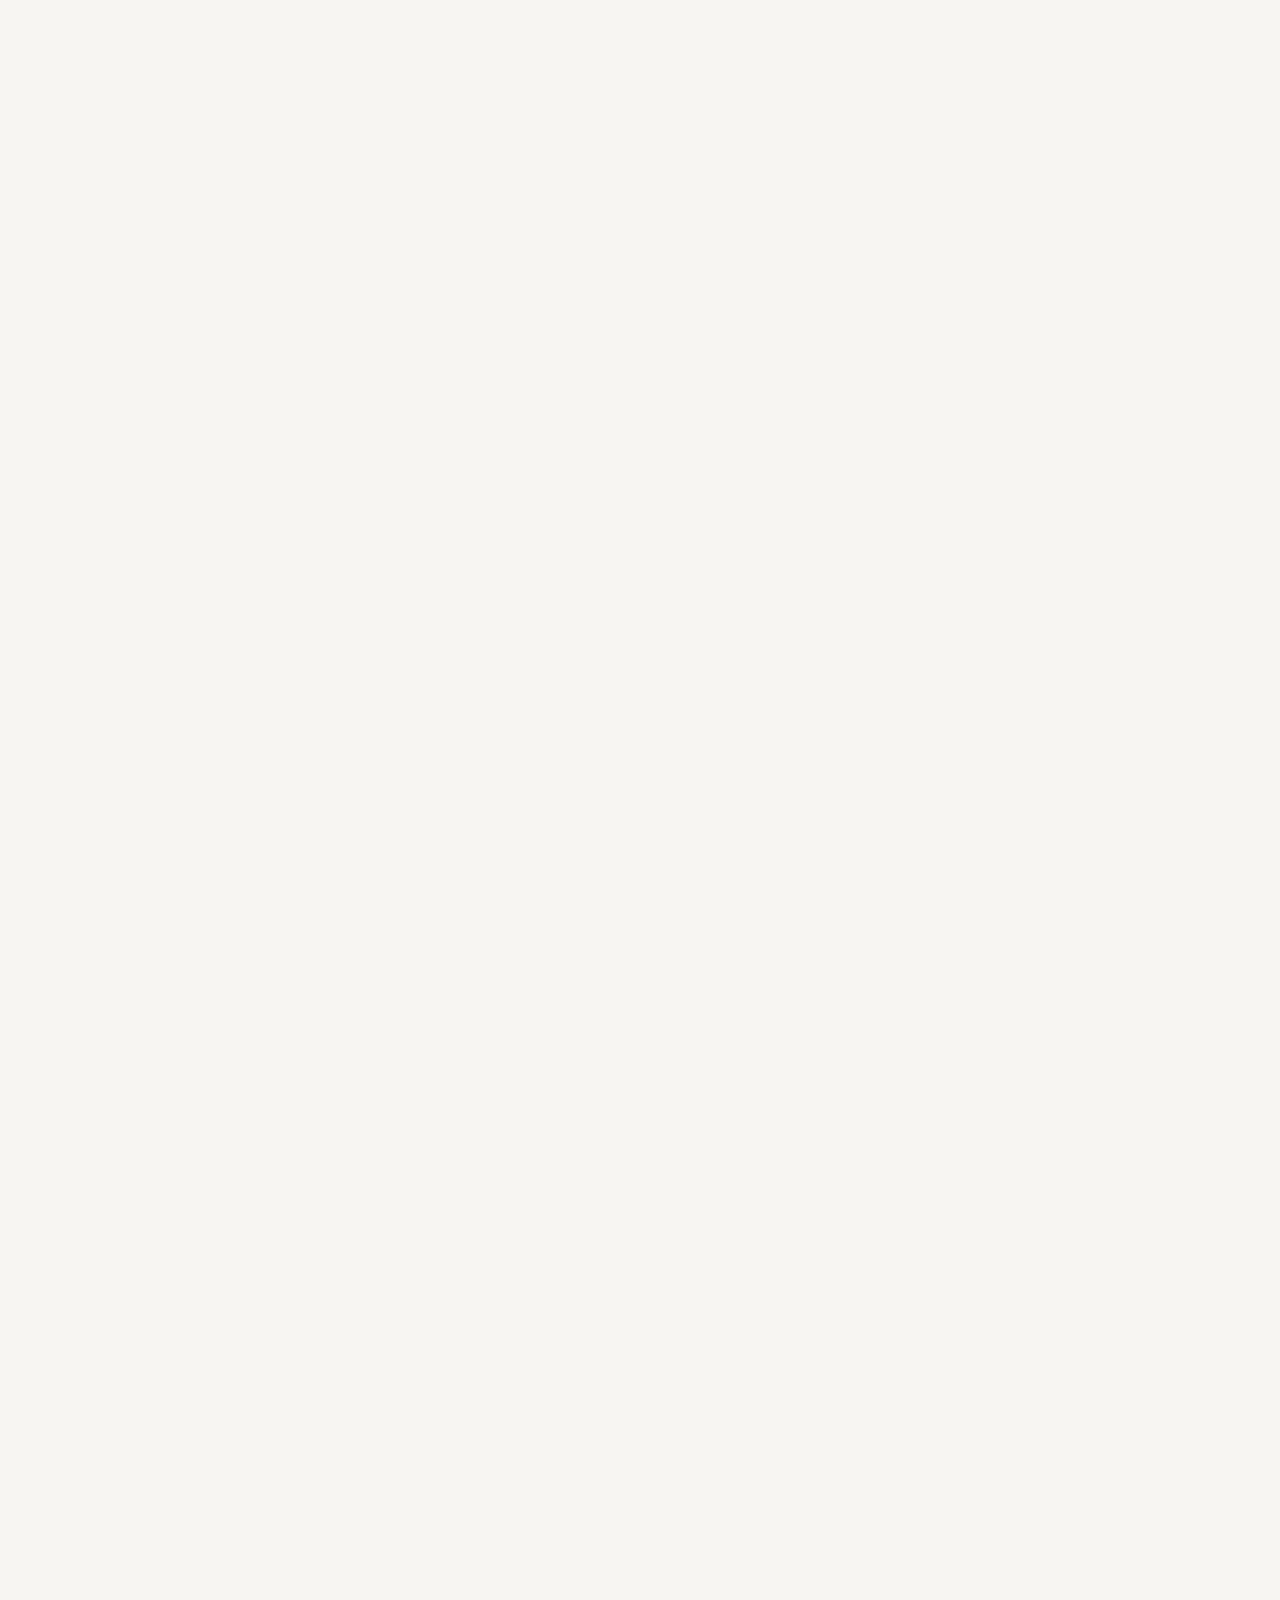
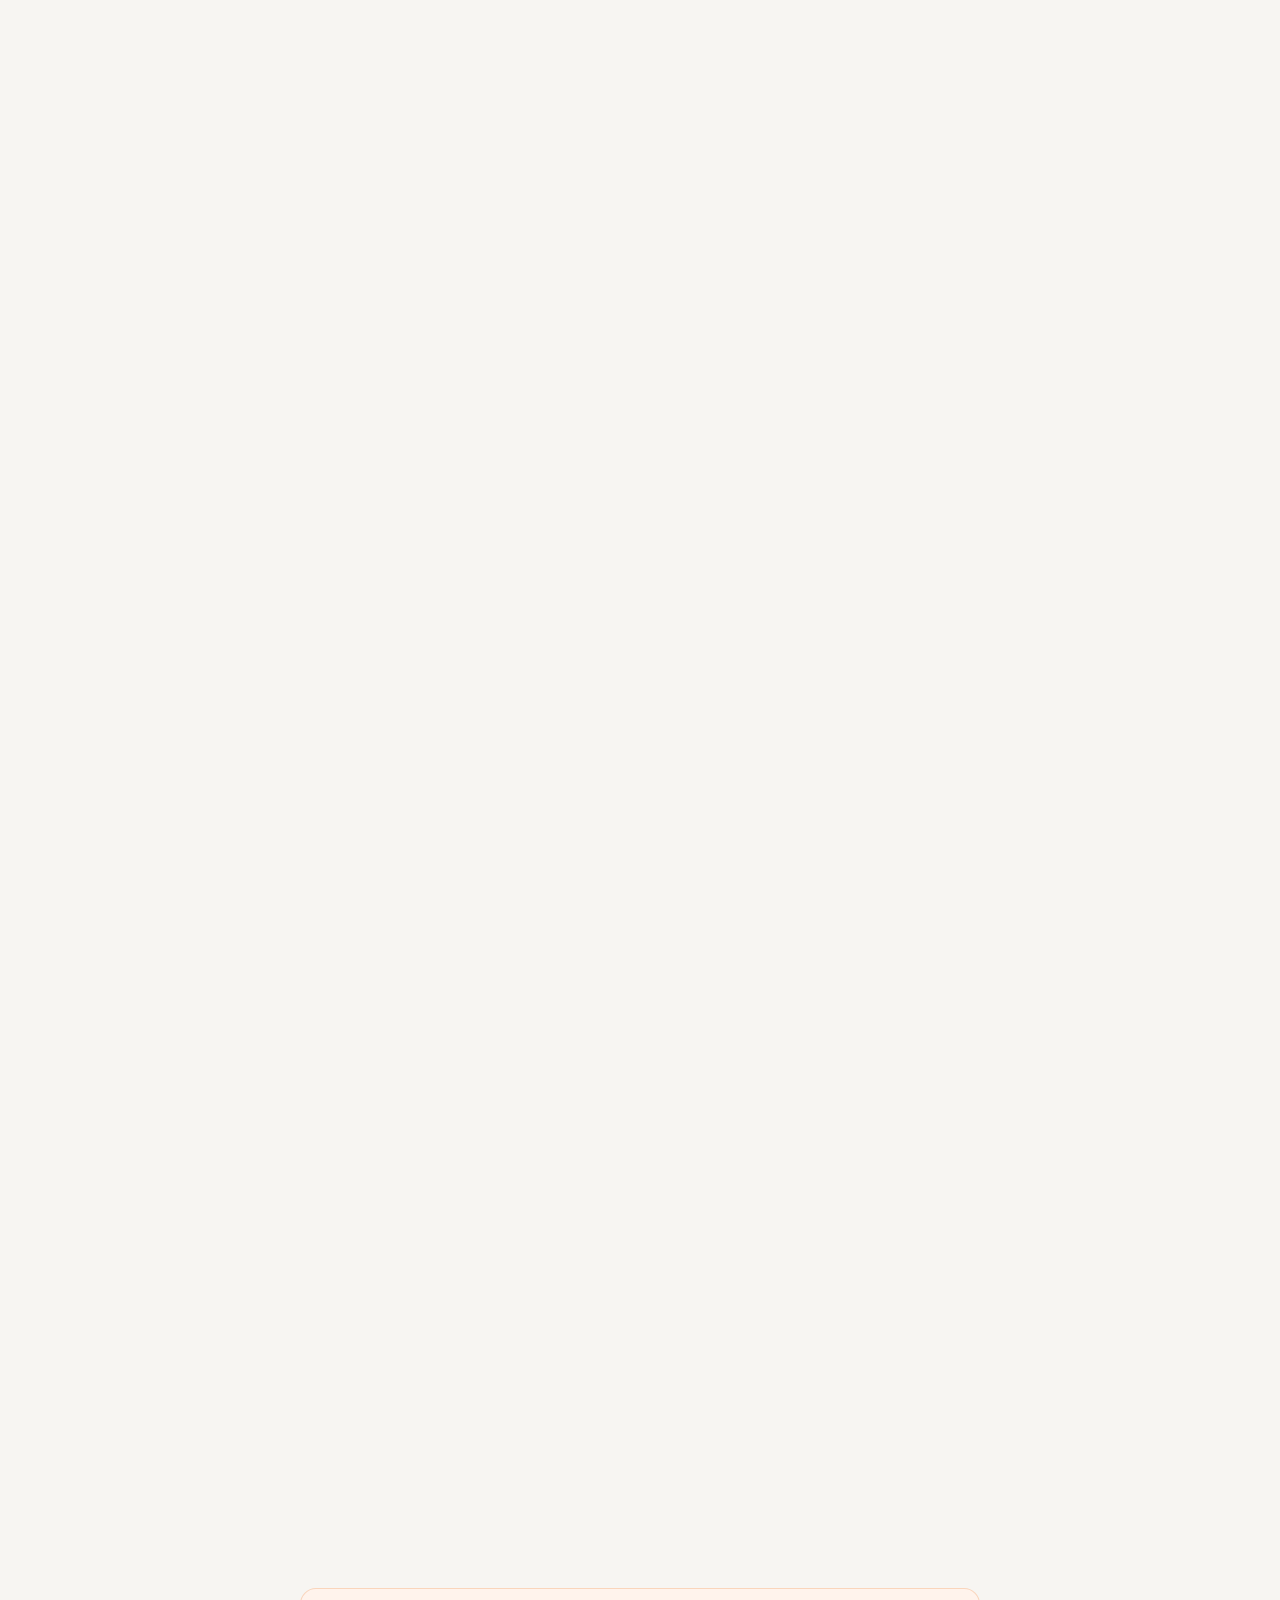
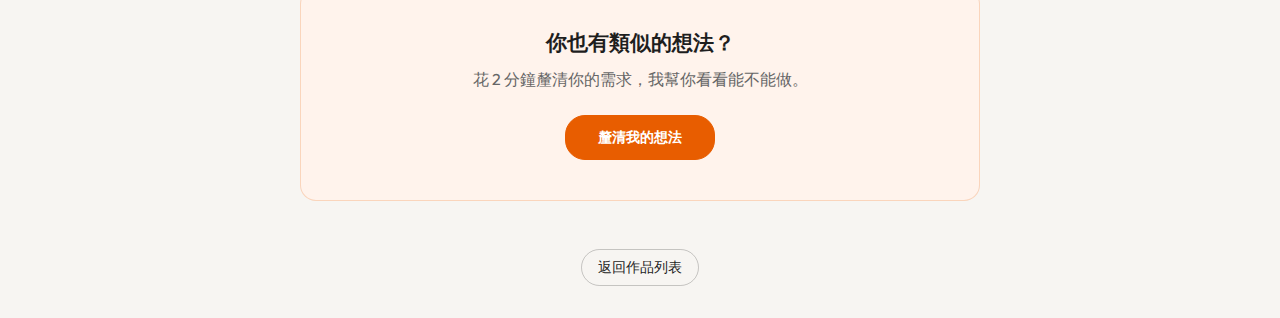
<file: project_glass_bottle.html>
<!DOCTYPE html>
<html lang="en">

<head>
    <meta charset="UTF-8">
    <meta name="viewport" content="width=device-width, initial-scale=1.0">
    <title>高端玻璃酒瓶 | Austin</title>
    <meta name="description" content="玉山形狀底部高端玻璃酒瓶設計，複雜曲面建模加上吹瓶工藝 DFM 分析，從草圖到可量產設計。">
    <meta property="og:title" content="高端玻璃酒瓶 | Austin">
    <meta property="og:description" content="玉山形狀底部高端玻璃酒瓶設計，複雜曲面建模加上吹瓶工藝 DFM 分析，從草圖到可量產設計。">
    <meta property="og:url" content="https://austindesign.tw/project_glass_bottle.html">
    <meta property="og:type" content="article">
    <link rel="preconnect" href="https://fonts.googleapis.com">
    <link rel="preconnect" href="https://fonts.gstatic.com" crossorigin>
    <link href="https://fonts.googleapis.com/css2?family=Outfit:wght@300;400;700&display=swap" rel="stylesheet">
    <link rel="stylesheet" href="style.css">
    <link rel="icon" type="image/svg+xml" href="assets/favicon.svg">
    <!-- Google tag (gtag.js) -->
    <script async src="https://www.googletagmanager.com/gtag/js?id=G-ZGMELF4GDL"></script>
    <script>
        window.dataLayer = window.dataLayer || [];
        function gtag(){dataLayer.push(arguments);}
        gtag('js', new Date());
        gtag('config', 'G-ZGMELF4GDL');
    </script>
</head>

<body class="lang-en chinese-mode">
    <nav style="position: fixed; top: 0; right: 0; padding: 20px; z-index: 1000; display: flex; gap: 1rem; align-items: center;">
        <a href="index.html" class="lang-btn" style="text-decoration: none;">
            <span class="en">Home</span>
            <span class="zh">首頁</span>
        </a>
        <button id="lang-toggle-btn" class="lang-btn">English</button>
    </nav>

    <!-- 1. Hero Section -->
    <header class="project-hero fade-in-up"
        style="background-image: url('assets/bottle_final_ren_product.jpg'); background-size: contain; background-position: center; background-repeat: no-repeat;">
        <div class="hero-content">
            <h1>
                <span class="en">High-End Glass Bottle Design</span>
                <span class="zh">高端禮品酒瓶結構設計</span>
            </h1>
            <p class="subtitle">
                <span class="en">Complex Surface Modeling & DFM</span>
                <span class="zh">複雜曲面建模與製造可行性評估</span>
            </p>
        </div>
    </header>

    <main>
        <!-- 2. Info Grid -->
        <section class="project-info-grid fade-in-up delay">
            <div class="info-item">
                <span class="label">
                    <span class="en">Client</span>
                    <span class="zh">客戶</span>
                </span>
                <span class="value">
                    <span class="en">Premium Beverage Brand</span>
                    <span class="zh">高端酒類品牌</span>
                </span>
            </div>
            <div class="info-item">
                <span class="label">
                    <span class="en">Date</span>
                    <span class="zh">年份</span>
                </span>
                <span class="value">2024</span>
            </div>
            <div class="info-item">
                <span class="label">
                    <span class="en">Role</span>
                    <span class="zh">擔任角色</span>
                </span>
                <span class="value">
                    <span class="en">Industrial Designer</span>
                    <span class="zh">工業設計師</span>
                </span>
            </div>
            <div class="info-item">
                <span class="label">
                    <span class="en">Material</span>
                    <span class="zh">主要材質</span>
                </span>
                <span class="value">
                    <span class="en">Glass</span>
                    <span class="zh">玻璃</span>
                </span>
            </div>
        </section>

        <!-- 3. Immersive Story Layout -->
        <section class="immersive-container fade-in-up delay-2">
            <!-- Left: Sticky Text -->
            <aside class="sticky-text-col">
                <div class="sticky-content">
                    <h2>
                        <span class="en">A bottle that didn't exist yet.</span>
                        <span class="zh">一支還不存在的酒瓶</span>
                    </h2>
                    <p>
                        <span class="en">The client came with sketches and a vision: a premium bottle with the silhouette of Yushan mountain at the base. No 3D files, no glassmaking experience. Neither did I — so we figured it out together.</span>
                        <span class="zh">客戶帶著草圖來，想要一支底部是玉山形狀的高端酒瓶。他們沒有 3D 檔，也沒有玻璃製作的經驗。我也沒有——所以我們就一起研究。</span>
                    </p>
                    <p>
                        <span class="en">We dove into blow molding together: how glass moves in a mold, where walls thin out, what draft angles actually mean in practice. Then came the hard part — the brand logo embossing sat right where the blowing process wanted to distort it.</span>
                        <span class="zh">我們一起研究吹瓶工藝：玻璃在模具裡怎麼流動、壁厚在哪裡會變薄、拔模角度在實際生產上代表什麼。然後遇到了最難的部分——Logo 浮雕的位置，偏偏就是吹製過程最容易變形的地方。</span>
                    </p>
                    <p>
                        <span class="en">We iterated with the factory — adjusting the emboss geometry, redistributing wall thickness, reworking draft angles — until we had a design that looked the way the client imagined and could actually be made at a production cost that made sense.</span>
                        <span class="zh">我們跟廠商來回調整——修改浮雕幾何、重新分配壁厚、調整拔模角度——直到做出一個既符合客戶想像、又能在合理成本下量產的設計。</span>
                    </p>
                    <div style="margin-bottom: 2rem;">
                        <div style="margin-top: 2rem;">
                            <div class="tags">
                                <span class="tag">#Complex Surface Modeling</span>
                                <span class="tag">#DFM</span>
                                <span class="tag">#Glass / Blow Molding</span>
                            </div>
                        </div>
                    </div>
            </aside>

            <!-- Right: Image Stream -->
            <div class="image-stream-col">
                <figure style="margin: 0; margin-bottom: 3rem;">
                    <img src="assets/bottle_sketch.jpg" alt="Concept Sketches"
                        style="width: 100%; height: auto; display: block; border-radius: 8px; box-shadow: 0 4px 20px rgba(0,0,0,0.3);">
                    <figcaption style="margin-top: 1rem; text-align: left;">
                        <div
                            style="font-size: 0.8rem; color: var(--accent-color); font-weight: 700; text-transform: uppercase; letter-spacing: 0.1em; margin-bottom: 0.5rem;">
                            <span class="en">Concept Sketches</span>
                            <span class="zh">概念草圖</span>
                        </div>
                        <div style="color: #ccc; font-size: 0.95rem; line-height: 1.5;">
                            <span class="en">Technical drawing exploring form and proportion.</span>
                            <span class="zh">探索造型與比例的技術線稿。</span>
                        </div>
                    </figcaption>
                </figure>

                <figure style="margin: 0; margin-bottom: 3rem;">
                    <img src="assets/bottle_final_ren_product.jpg" alt="Final Rendering with Logo"
                        style="width: 100%; height: auto; display: block; border-radius: 8px; box-shadow: 0 4px 20px rgba(0,0,0,0.3);">
                    <figcaption style="margin-top: 1rem; text-align: left;">
                        <div
                            style="font-size: 0.8rem; color: var(--accent-color); font-weight: 700; text-transform: uppercase; letter-spacing: 0.1em; margin-bottom: 0.5rem;">
                            <span class="en">3D Rendering</span>
                            <span class="zh">3D 渲染圖</span>
                        </div>
                        <div style="color: #ccc; font-size: 0.95rem; line-height: 1.5;">
                            <span class="en">Final rendering with integrated brand logo.</span>
                            <span class="zh">整合品牌 Logo 的最終渲染圖。</span>
                        </div>
                    </figcaption>
                </figure>

                <figure style="margin: 0; margin-bottom: 3rem;">
                    <img src="assets/bottle_dfm_analysis.png" alt="DFM Analysis"
                        style="width: 100%; height: auto; display: block; border-radius: 8px; box-shadow: 0 4px 20px rgba(0,0,0,0.3);">
                    <figcaption style="margin-top: 1rem; text-align: left;">
                        <div
                            style="font-size: 0.8rem; color: var(--accent-color); font-weight: 700; text-transform: uppercase; letter-spacing: 0.1em; margin-bottom: 0.5rem;">
                            <span class="en">DFM Analysis</span>
                            <span class="zh">DFM 分析</span>
                        </div>
                        <div style="color: #ccc; font-size: 0.95rem; line-height: 1.5;">
                            <span class="en">Wall thickness distribution for blow molding.</span>
                            <span class="zh">吹製成型的壁厚分佈分析。</span>
                        </div>
                    </figcaption>
                </figure>

                <figure style="margin: 0; margin-bottom: 3rem;">
                    <img src="assets/bottle_final_product.jpg" alt="Final Product"
                        style="width: 100%; height: auto; display: block; border-radius: 8px; box-shadow: 0 4px 20px rgba(0,0,0,0.3);">
                    <figcaption style="margin-top: 1rem; text-align: left;">
                        <div
                            style="font-size: 0.8rem; color: var(--accent-color); font-weight: 700; text-transform: uppercase; letter-spacing: 0.1em; margin-bottom: 0.5rem;">
                            <span class="en">Final Product</span>
                            <span class="zh">最終產品</span>
                        </div>
                        <div style="color: #ccc; font-size: 0.95rem; line-height: 1.5;">
                            <span class="en">Production-ready glass bottle photography.</span>
                            <span class="zh">可量產玻璃瓶的產品攝影。</span>
                        </div>
                    </figcaption>
                </figure>
            </div>
        </section>

        <!-- 4. Next Project -->
        <a href="projects.html" class="next-project-link fade-in-up delay-3">
            <div class="next-content">
                <span class="next-label">
                    <span class="en">View Projects</span>
                    <span class="zh">瀏覽更多作品</span>
                </span>
                <h2 class="next-title">
                    <span class="en">Back to Portfolio</span>
                    <span class="zh">返回作品集</span>
                    <span class="arrow">→</span>
                </h2>
            </div>
        </a>

        <!-- Diagnostic CTA -->
        <section style="max-width: 1400px; margin: 0 auto 3rem; padding: 0 2rem; text-align: center;">
            <div style="background: #fff3ec; border: 1.5px solid rgba(232,93,0,0.2); border-radius: 16px; padding: 2.5rem 2rem; max-width: 680px; margin: 0 auto;">
                <h3 style="font-size: 1.3rem; font-weight: 700; margin-bottom: 0.75rem; color: #1e1e1e;">
                    <span class="en">Got something similar in mind?</span>
                    <span class="zh">你也有類似的想法？</span>
                </h3>
                <p style="color: #666; margin-bottom: 1.5rem; font-size: 1rem;">
                    <span class="en">Take 2 minutes to map out your idea. I'll tell you if it's buildable.</span>
                    <span class="zh">花 2 分鐘釐清你的需求，我幫你看看能不能做。</span>
                </p>
                <a href="diagnostic.html" class="lang-btn" style="background: #e85d00; color: #fff; border-color: #e85d00; padding: 0.75rem 2rem; text-decoration: none; font-weight: 700; display: inline-block;">
                    <span class="en">Map My Idea</span>
                    <span class="zh">釐清我的想法</span>
                </a>
            </div>
        </section>

        <div class="footer-nav" style="text-align: center;">
            <a href="projects.html" class="lang-btn">
                <span class="en">Back to Projects</span>
                <span class="zh">返回作品列表</span>
            </a>
        </div>
    </main>

    <script>
        const langBtn = document.getElementById('lang-toggle-btn');
        const body = document.body;

        langBtn.addEventListener('click', () => {
            body.classList.toggle('chinese-mode');
            if (body.classList.contains('chinese-mode')) {
                langBtn.textContent = 'English';
            } else {
                langBtn.textContent = '中文';
            }
        });
    </script>
</body>

</html>
</file>
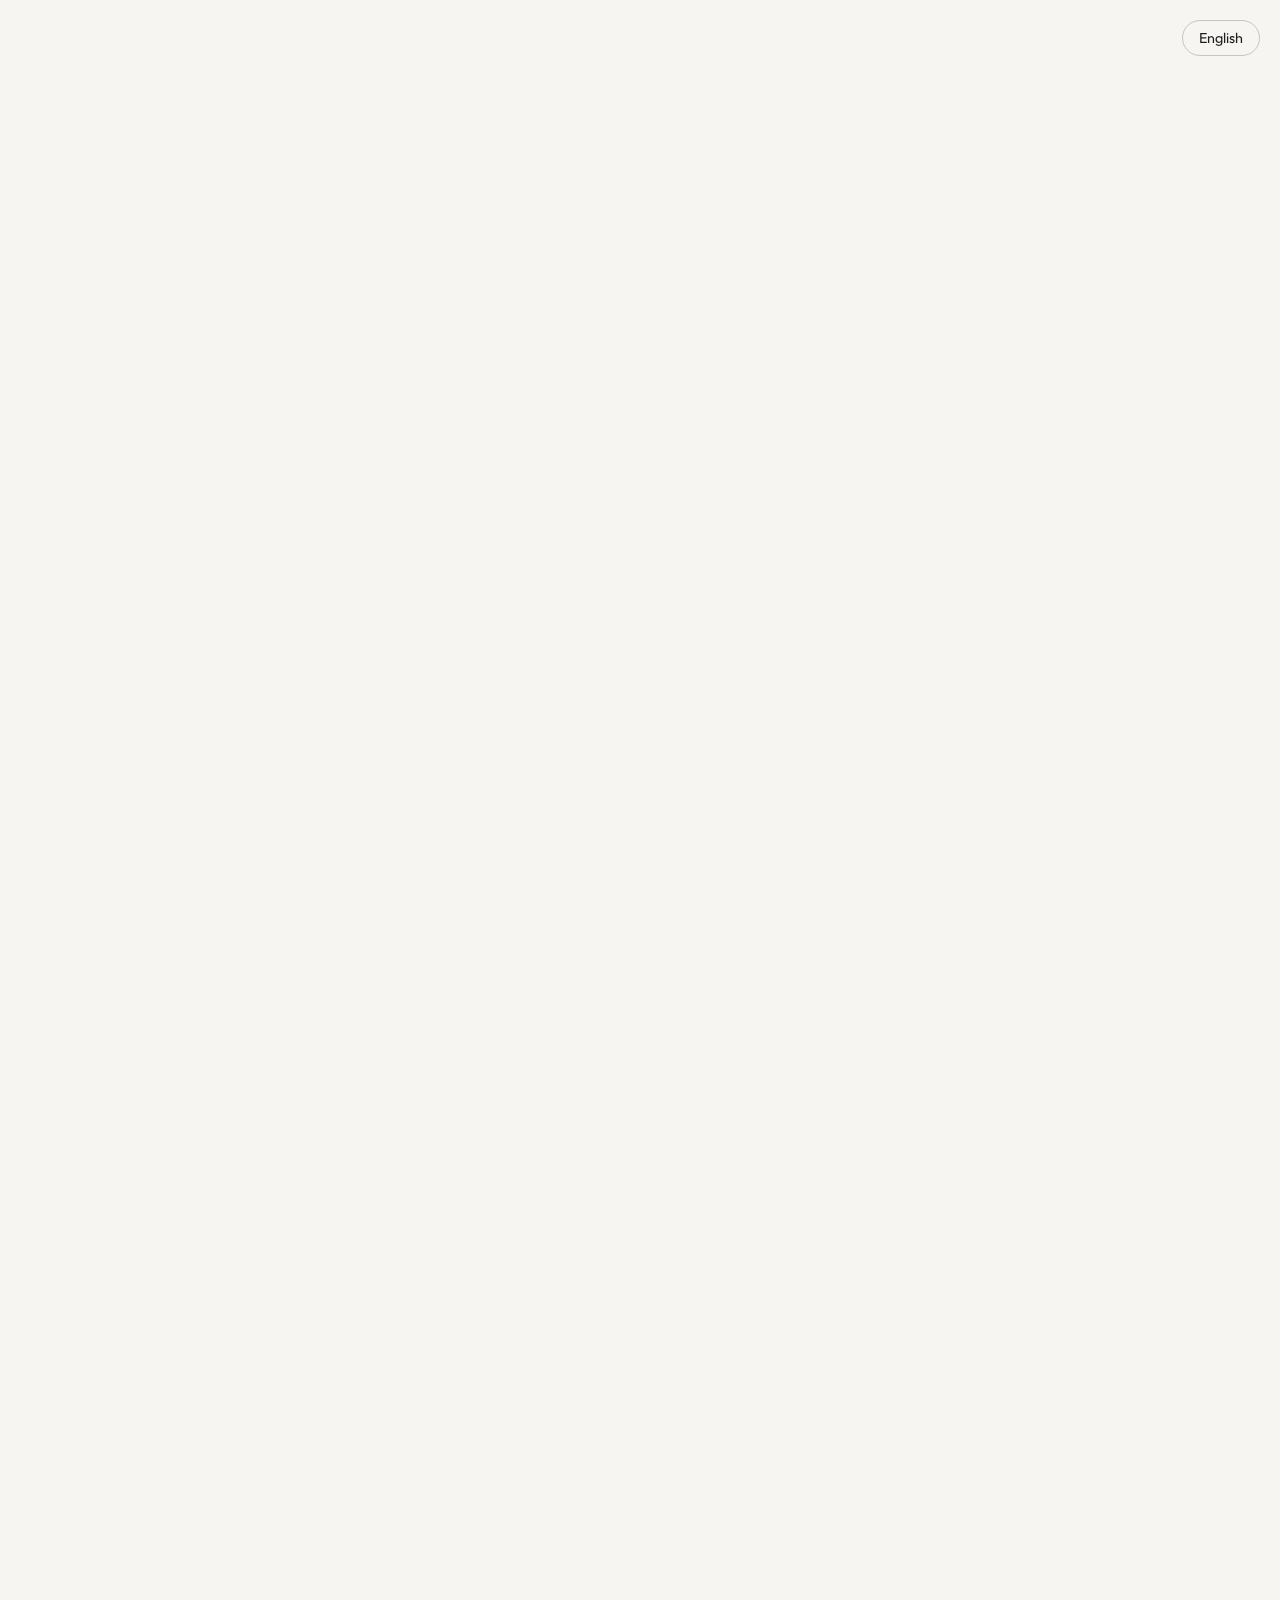
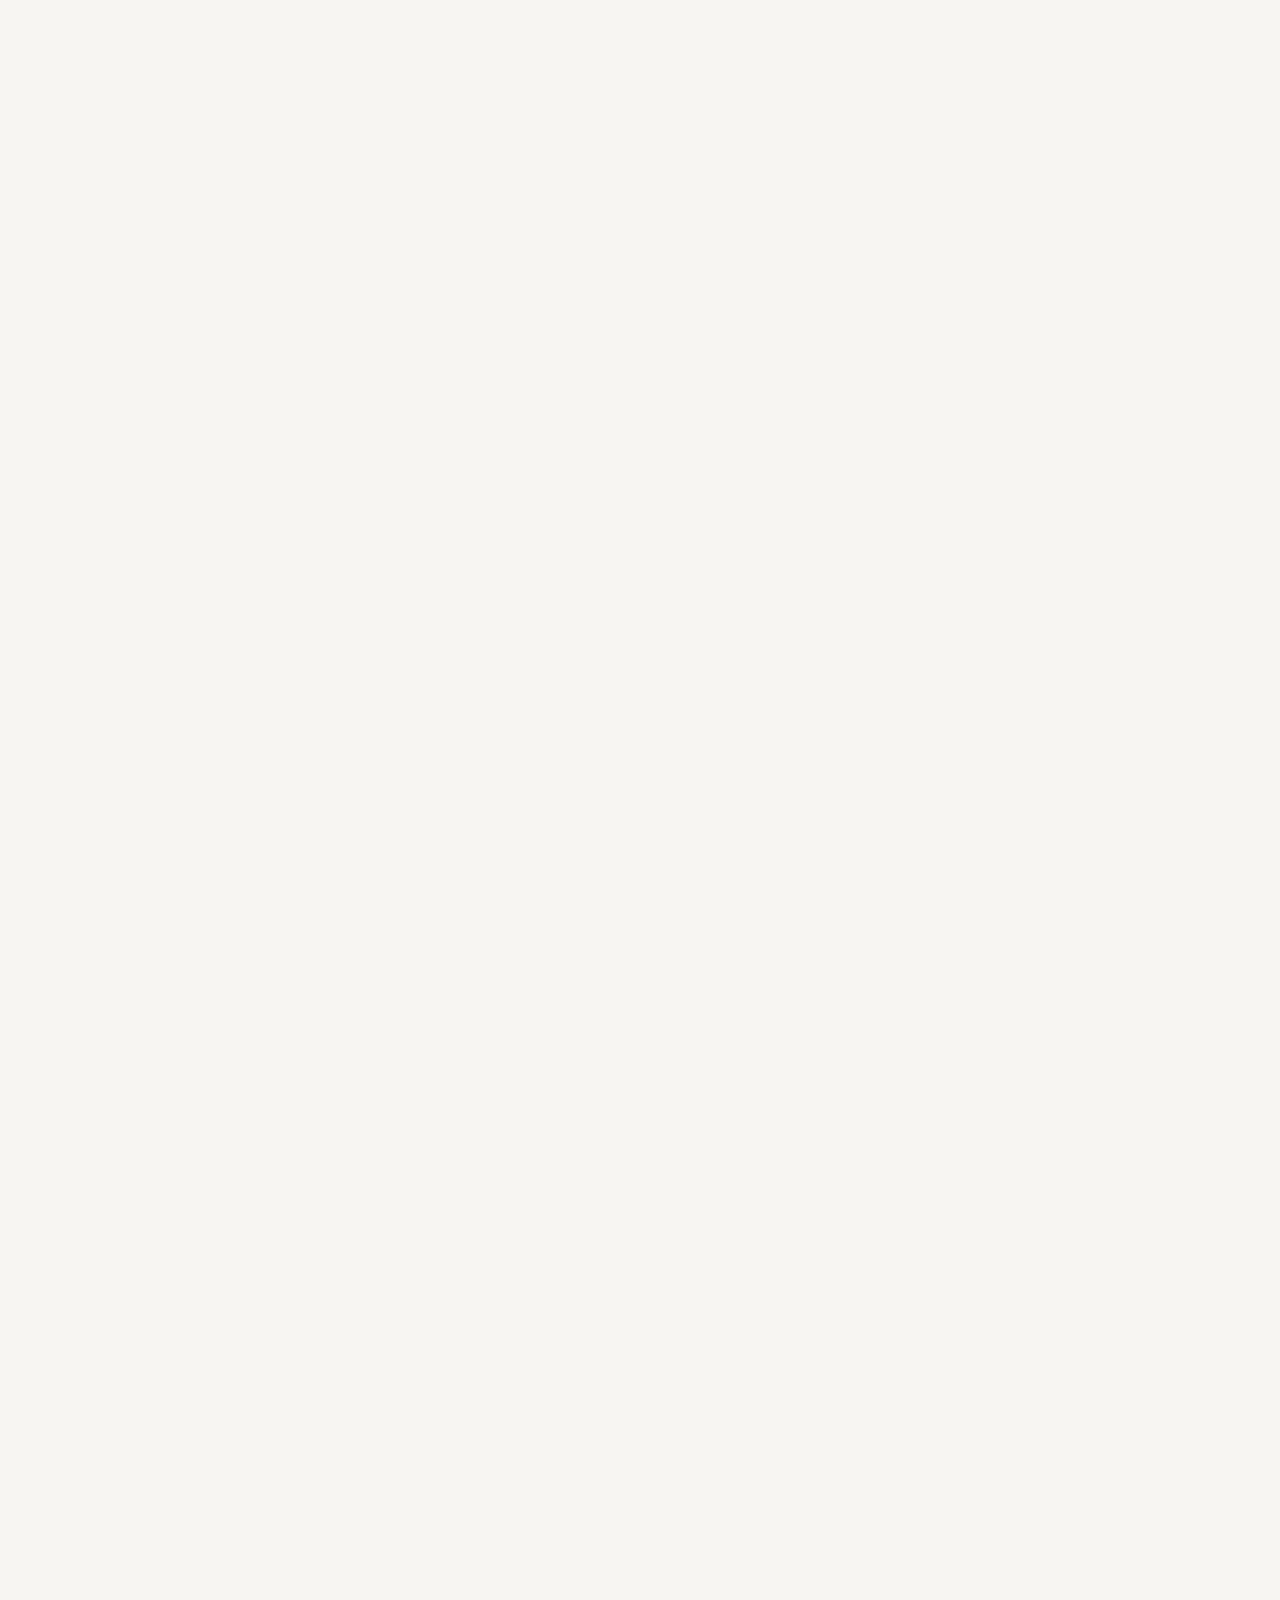
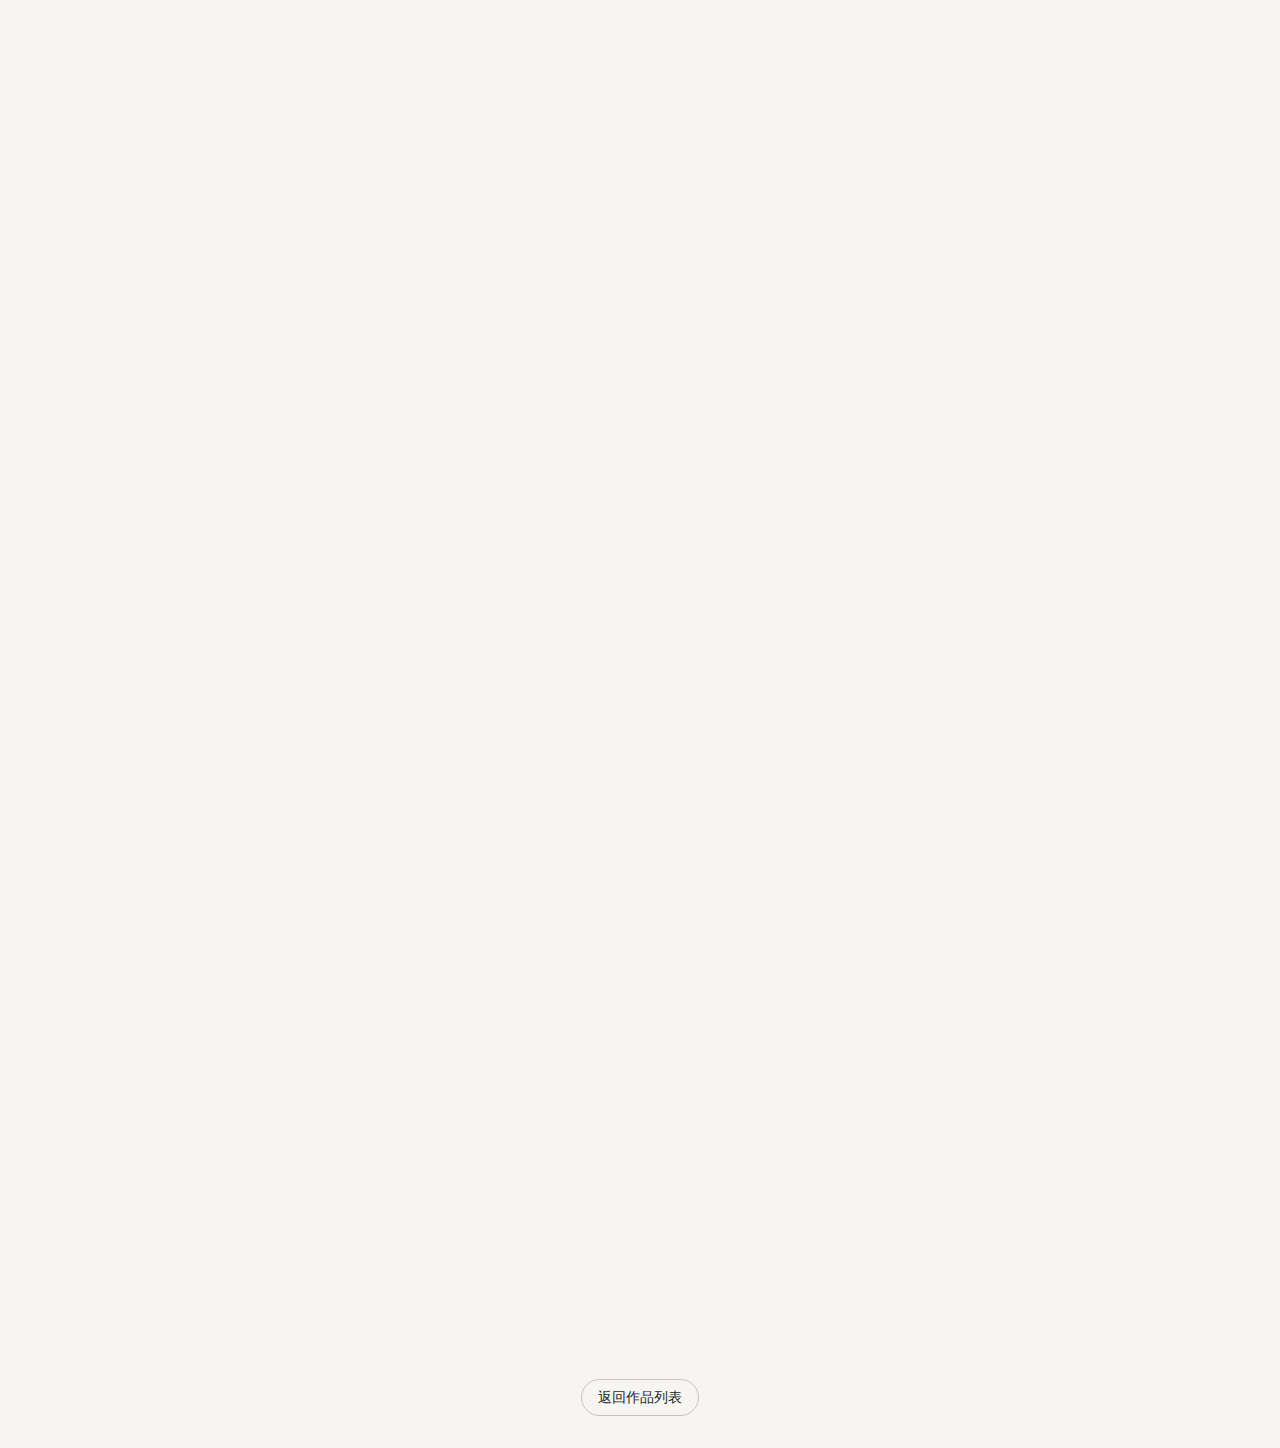
<file: project_invisible_flow.html>
﻿<!DOCTYPE html>
<html lang="en">

<head>
    <meta charset="UTF-8">
    <meta name="viewport" content="width=device-width, initial-scale=1.0">
    <title>Austin Design | Industrial & Product Solutions</title>
    <link rel="preconnect" href="https://fonts.googleapis.com">
    <link rel="preconnect" href="https://fonts.gstatic.com" crossorigin>
    <link href="https://fonts.googleapis.com/css2?family=Outfit:wght@300;400;700&display=swap" rel="stylesheet">
    <link rel="stylesheet" href="style.css">
    <link rel="icon" type="image/svg+xml" href="assets/favicon.svg">
</head>

<body class="lang-en chinese-mode">
    <nav style="position: fixed; top: 0; right: 0; padding: 20px; z-index: 1000;">
        <button id="lang-toggle-btn" class="lang-btn">English</button>
    </nav>

    <!-- 1. Hero Section -->
    <header class="project-hero fade-in-up">
        <div class="hero-content">
            <h1>
                <span class="en">Invisible Flow</span>
                <span class="zh">隱形流場：CFD 氣流優化設計</span>
            </h1>
            <p class="subtitle">
                <span class="en">Analysis & Optimization</span>
                <span class="zh">分析與優化</span>
            </p>
        </div>
        <div class="hero-bg-placeholder"></div>
    </header>

    <main>
        <!-- 2. Info Grid -->
        <section class="project-info-grid fade-in-up delay">
            <div class="info-item">
                <span class="label">
                    <span class="en">Client</span>
                    <span class="zh">客戶</span>
                </span>
                <span class="value">
                    <span class="en">Tech Lab</span>
                    <span class="zh">科技實驗室</span>
                </span>
            </div>
            <div class="info-item">
                <span class="label">
                    <span class="en">Date</span>
                    <span class="zh">年份</span>
                </span>
                <span class="value">2024</span>
            </div>
            <div class="info-item">
                <span class="label">
                    <span class="en">Role</span>
                    <span class="zh">擔任角色</span>
                </span>
                <span class="value">
                    <span class="en">Analyst</span>
                    <span class="zh">分析師</span>
                </span>
            </div>
            <div class="info-item">
                <span class="label">
                    <span class="en">Software</span>
                    <span class="zh">軟體</span>
                </span>
                <span class="value">
                    <span class="en">CFD / Ansys</span>
                    <span class="zh">流體力學模擬</span>
                </span>
            </div>
        </section>

        <!-- 3. Immersive Story Layout -->
        <section class="immersive-container fade-in-up delay-2">
            <!-- Left: Sticky Text -->
            <aside class="sticky-text-col">
                <div class="sticky-content">
                    <h2>
                        <span class="en">Design Concept</span>
                        <span class="zh">設計理念</span>
                    </h2>
                    <p>
                        <span class="en">Visualizing the invisible. This project utilizes Computational Fluid Dynamics
                            (CFD) to optimize airflow patterns.</span>
                        <span class="zh">將隱形的事物視覺化。本專案利用計算流體力學 (CFD) 來優化氣流模式。</span>
                    </p>
                    <p>
                        <span class="en">Through rigorous simulation, we enhance performance and efficiency in complex
                            systems.</span>
                        <span class="zh">透過嚴格的模擬，我們提升了複雜系統的性能與效率。</span>
                    </p>
                </div>
            </aside>

            <!-- Right: Image Stream -->
            <div class="image-stream-col">
                <div class="stream-image-placeholder">
                    <span>Sketch / Wireframe</span>
                </div>
                <div class="stream-image-placeholder">
                    <span>Exploded View / Structure</span>
                </div>
                <div class="stream-image-placeholder">
                    <span>Final Rendering</span>
                </div>
                <div class="stream-image-placeholder">
                    <span>Detail Shot</span>
                </div>
            </div>
        </section>

        <!-- 4. Next Project -->
        <a href="project_metal_craft.html" class="next-project-link fade-in-up delay-3">
            <div class="next-content">
                <span class="next-label">
                    <span class="en">Next Project</span>
                    <span class="zh">下一個專案</span>
                </span>
                <h2 class="next-title">
                    <span class="en">Metal Craft</span>
                    <span class="zh">金屬工藝：極簡生活系列</span>
                    <span class="arrow">→</span>
                </h2>
            </div>
        </a>

        <div class="footer-nav" style="text-align: center;">
            <a href="projects.html" class="lang-btn">
                <span class="en">Back to Projects</span>
                <span class="zh">返回作品列表</span>
            </a>
        </div>
    </main>

    <script>
        const langBtn = document.getElementById('lang-toggle-btn');
        const body = document.body;

        langBtn.addEventListener('click', () => {
            body.classList.toggle('chinese-mode');
            if (body.classList.contains('chinese-mode')) {
                langBtn.textContent = 'English';
            } else {
                langBtn.textContent = '中文';
            }
        });
    </script>
</body>

</html>
</file>
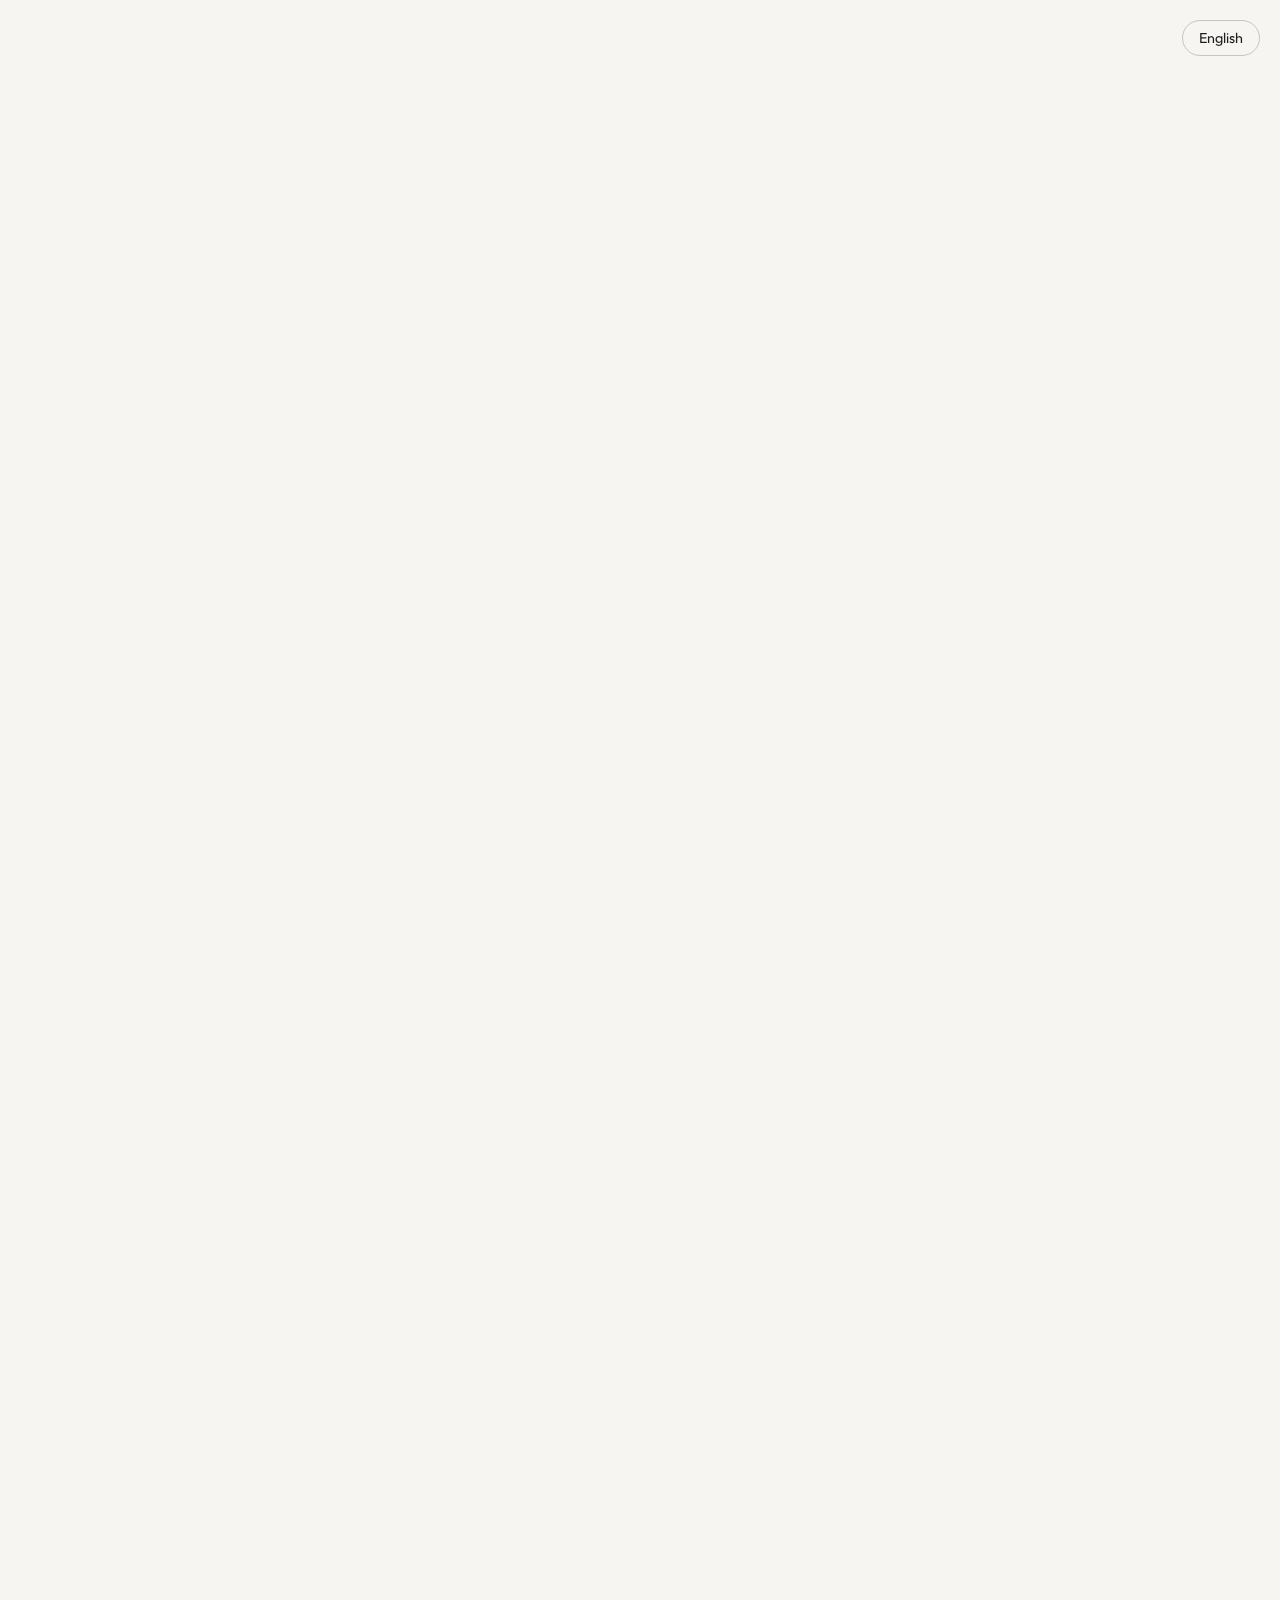
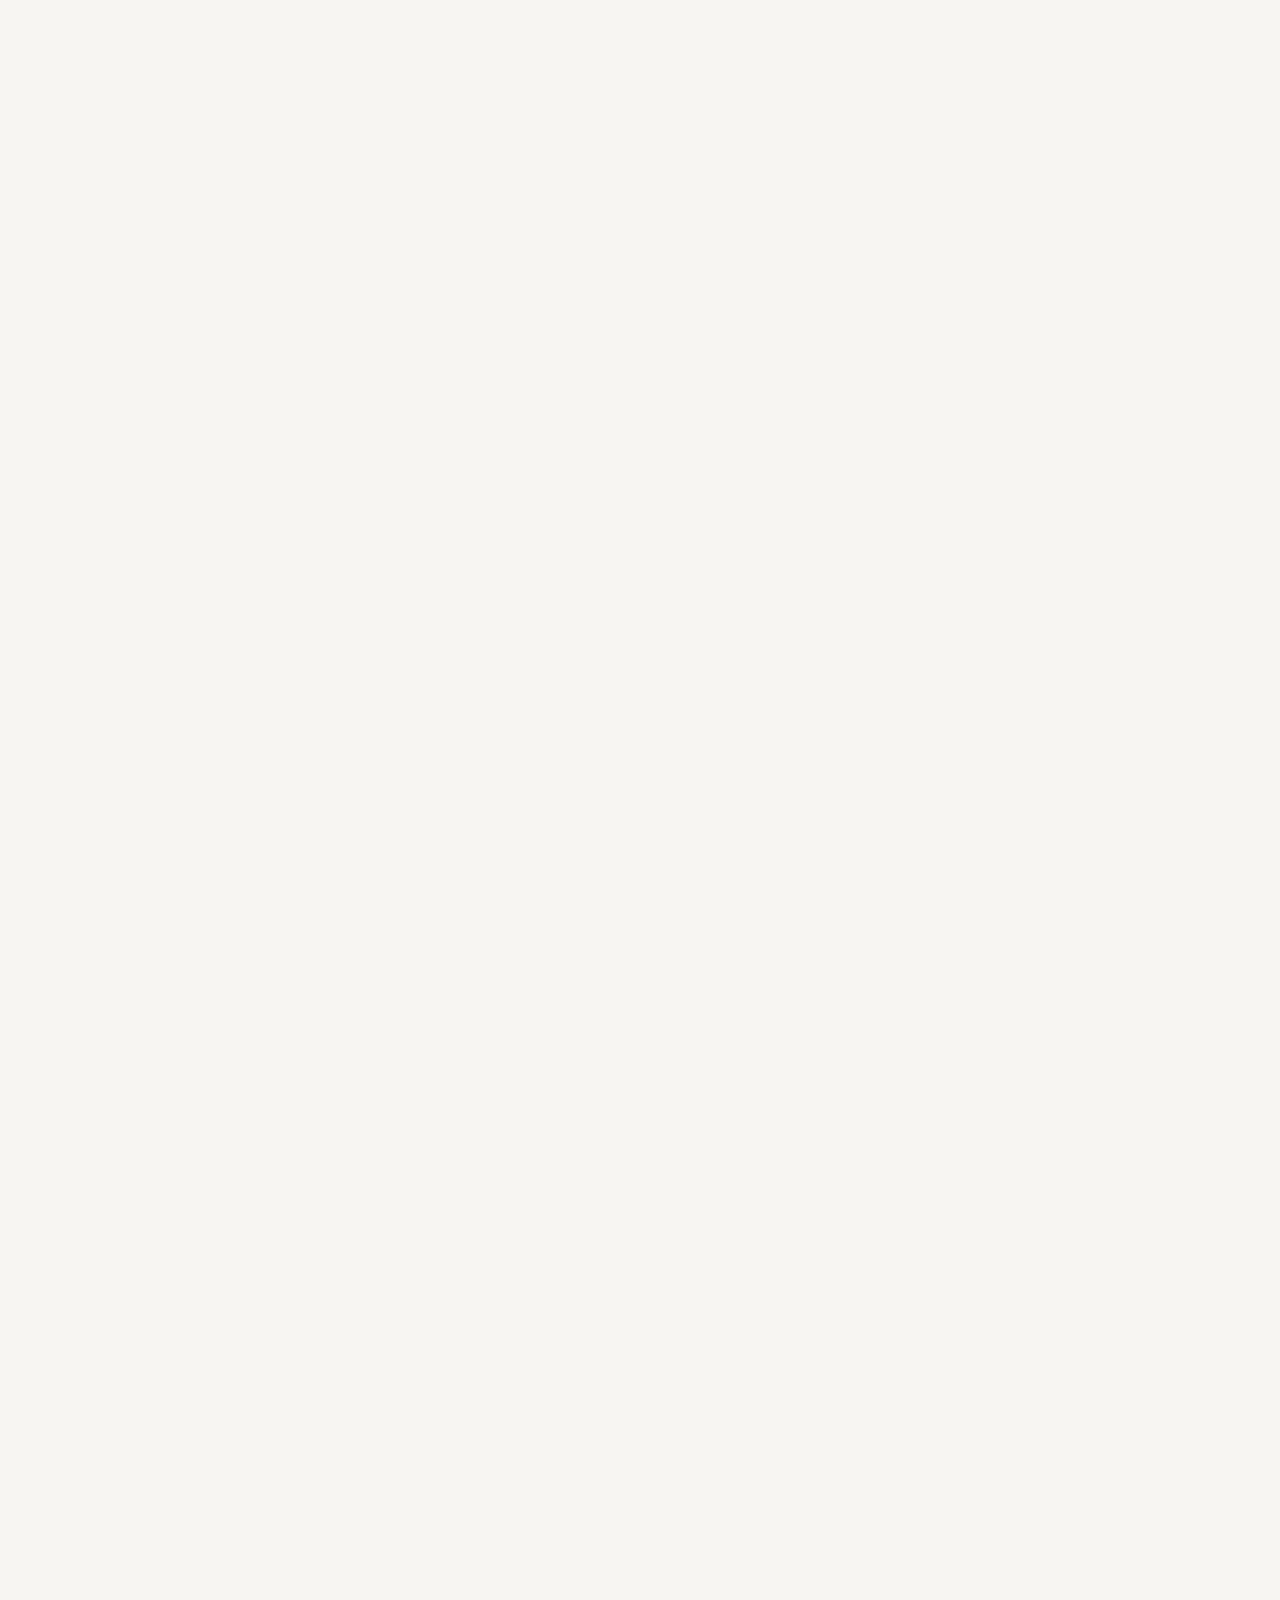
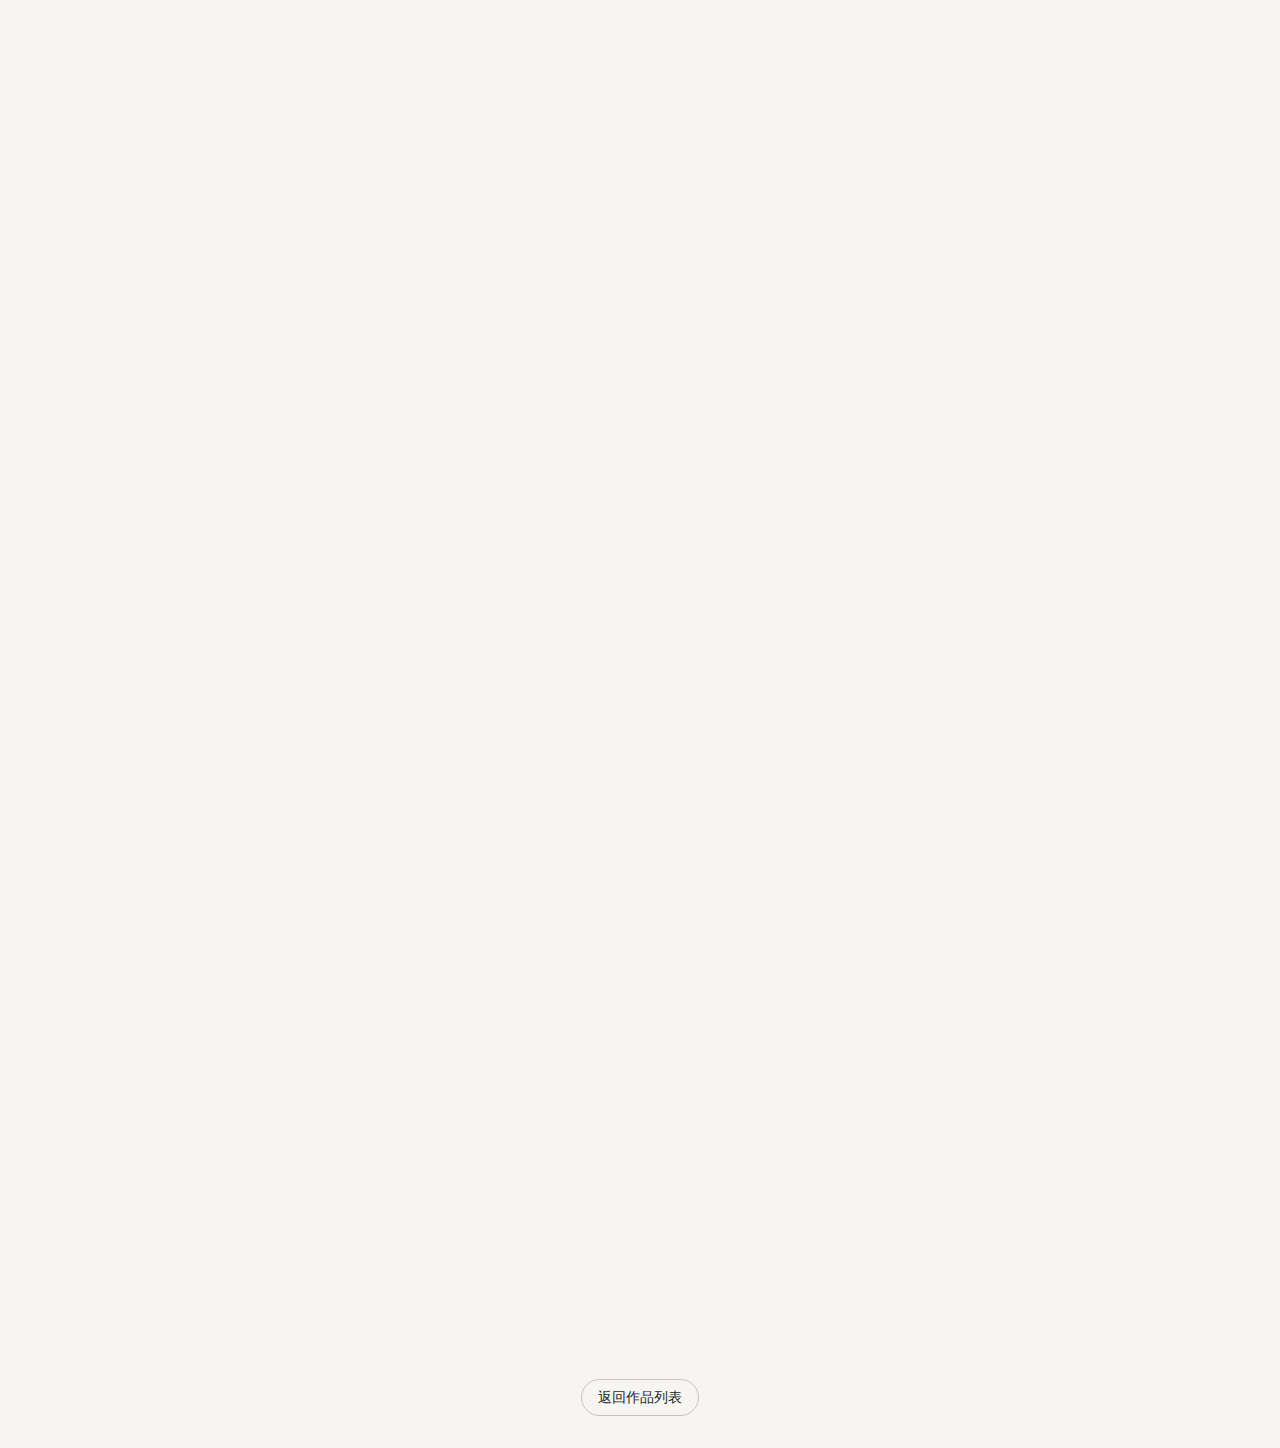
<file: project_metal_craft.html>
﻿<!DOCTYPE html>
<html lang="en">

<head>
    <meta charset="UTF-8">
    <meta name="viewport" content="width=device-width, initial-scale=1.0">
    <title>Austin Design | Industrial & Product Solutions</title>
    <link rel="preconnect" href="https://fonts.googleapis.com">
    <link rel="preconnect" href="https://fonts.gstatic.com" crossorigin>
    <link href="https://fonts.googleapis.com/css2?family=Outfit:wght@300;400;700&display=swap" rel="stylesheet">
    <link rel="stylesheet" href="style.css">
    <link rel="icon" type="image/svg+xml" href="assets/favicon.svg">
</head>

<body class="lang-en chinese-mode">
    <nav style="position: fixed; top: 0; right: 0; padding: 20px; z-index: 1000;">
        <button id="lang-toggle-btn" class="lang-btn">English</button>
    </nav>

    <!-- 1. Hero Section -->
    <header class="project-hero fade-in-up">
        <div class="hero-content">
            <h1>
                <span class="en">Metal Craft</span>
                <span class="zh">金屬工藝：極簡生活系列</span>
            </h1>
            <p class="subtitle">
                <span class="en">Lifestyle & Boutique</span>
                <span class="zh">生活風格與精品設計</span>
            </p>
        </div>
        <div class="hero-bg-placeholder"></div>
    </header>

    <main>
        <!-- 2. Info Grid -->
        <section class="project-info-grid fade-in-up delay">
            <div class="info-item">
                <span class="label">
                    <span class="en">Client</span>
                    <span class="zh">客戶</span>
                </span>
                <span class="value">
                    <span class="en">Boutique</span>
                    <span class="zh">精品店</span>
                </span>
            </div>
            <div class="info-item">
                <span class="label">
                    <span class="en">Date</span>
                    <span class="zh">年份</span>
                </span>
                <span class="value">2023</span>
            </div>
            <div class="info-item">
                <span class="label">
                    <span class="en">Role</span>
                    <span class="zh">擔任角色</span>
                </span>
                <span class="value">
                    <span class="en">Craftsman</span>
                    <span class="zh">工藝師</span>
                </span>
            </div>
            <div class="info-item">
                <span class="label">
                    <span class="en">Material</span>
                    <span class="zh">主要材質</span>
                </span>
                <span class="value">
                    <span class="en">Brass & Copper</span>
                    <span class="zh">黃銅與紫銅</span>
                </span>
            </div>
        </section>

        <!-- 3. Immersive Story Layout -->
        <section class="immersive-container fade-in-up delay-2">
            <!-- Left: Sticky Text -->
            <aside class="sticky-text-col">
                <div class="sticky-content">
                    <h2>
                        <span class="en">Design Concept</span>
                        <span class="zh">設計理念</span>
                    </h2>
                    <p>
                        <span class="en">Celebrating the raw beauty of metal. This collection explores the intersection
                            of traditional craftsmanship and modern minimalism.</span>
                        <span class="zh">頌揚金屬的原始之美。本系列探索傳統工藝與現代極簡主義的交集。</span>
                    </p>
                    <p>
                        <span class="en">Each piece is hand-finished, ensuring a unique character that ages gracefully
                            over time.</span>
                        <span class="zh">每件作品皆為手工完成，確保其獨特性並隨時間優雅地老化。</span>
                    </p>
                </div>
            </aside>

            <!-- Right: Image Stream -->
            <div class="image-stream-col">
                <div class="stream-image-placeholder">
                    <span>Sketch / Wireframe</span>
                </div>
                <div class="stream-image-placeholder">
                    <span>Exploded View / Structure</span>
                </div>
                <div class="stream-image-placeholder">
                    <span>Final Rendering</span>
                </div>
                <div class="stream-image-placeholder">
                    <span>Detail Shot</span>
                </div>
            </div>
        </section>

        <!-- 4. Next Project -->
        <a href="project_cyclonic_purity.html" class="next-project-link fade-in-up delay-3">
            <div class="next-content">
                <span class="next-label">
                    <span class="en">Next Project</span>
                    <span class="zh">下一個專案</span>
                </span>
                <h2 class="next-title">
                    <span class="en">Cyclonic Purity</span>
                    <span class="zh">旋風淨化：職人烘豆集塵系統</span>
                    <span class="arrow">→</span>
                </h2>
            </div>
        </a>

        <div class="footer-nav" style="text-align: center;">
            <a href="projects.html" class="lang-btn">
                <span class="en">Back to Projects</span>
                <span class="zh">返回作品列表</span>
            </a>
        </div>
    </main>

    <script>
        const langBtn = document.getElementById('lang-toggle-btn');
        const body = document.body;

        langBtn.addEventListener('click', () => {
            body.classList.toggle('chinese-mode');
            if (body.classList.contains('chinese-mode')) {
                langBtn.textContent = 'English';
            } else {
                langBtn.textContent = '中文';
            }
        });
    </script>
</body>

</html>
</file>
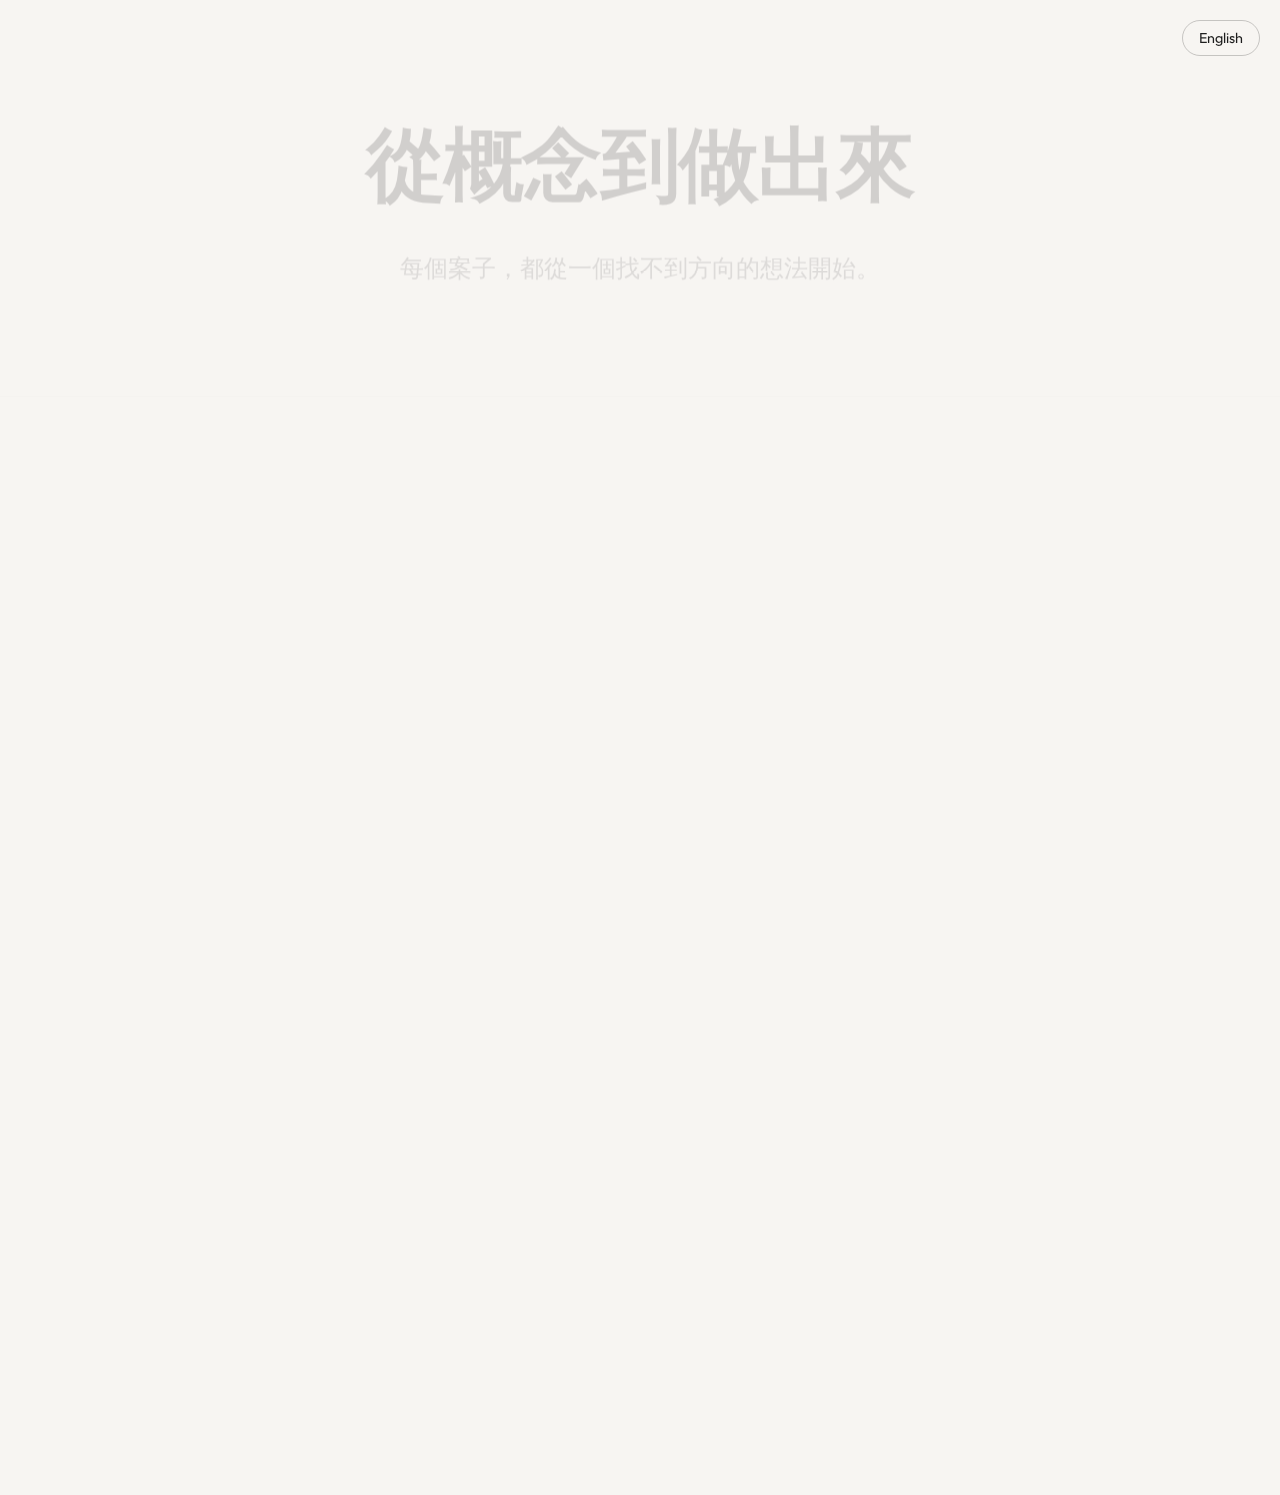
<file: project_precision_aesthetics.html>
﻿<!DOCTYPE html>
<html lang="en">

<head>
    <meta charset="UTF-8">
    <meta name="viewport" content="width=device-width, initial-scale=1.0">
    <meta http-equiv="refresh" content="0; url=projects.html">
    <title>Austin Design | Industrial & Product Solutions</title>
    <link rel="preconnect" href="https://fonts.googleapis.com">
    <link rel="preconnect" href="https://fonts.gstatic.com" crossorigin>
    <link href="https://fonts.googleapis.com/css2?family=Outfit:wght@300;400;700&display=swap" rel="stylesheet">
    <link rel="stylesheet" href="style.css">
    <link rel="icon" type="image/svg+xml" href="assets/favicon.svg">
    <!-- Google tag (gtag.js) -->
    <script async src="https://www.googletagmanager.com/gtag/js?id=G-ZGMELF4GDL"></script>
    <script>
        window.dataLayer = window.dataLayer || [];
        function gtag(){dataLayer.push(arguments);}
        gtag('js', new Date());
        gtag('config', 'G-ZGMELF4GDL');
    </script>
</head>

<body class="lang-en chinese-mode">
    <nav style="position: fixed; top: 0; right: 0; padding: 20px; z-index: 1000;">
        <button id="lang-toggle-btn" class="lang-btn">English</button>
    </nav>

    <!-- 1. Hero Section -->
    <header class="project-hero fade-in-up">
        <div class="hero-content">
            <h1>
                <span class="en">Precision Aesthetics</span>
                <span class="zh">精密美學：手持美容儀器</span>
            </h1>
            <p class="subtitle">
                <span class="en">Consumer Electronics & CMF</span>
                <span class="zh">消費電子與 CMF 設計</span>
            </p>
        </div>
        <div class="hero-bg-placeholder"></div>
    </header>

    <main>
        <!-- 2. Info Grid -->
        <section class="project-info-grid fade-in-up delay">
            <div class="info-item">
                <span class="label">
                    <span class="en">Client</span>
                    <span class="zh">客戶</span>
                </span>
                <span class="value">
                    <span class="en">Beauty Brand</span>
                    <span class="zh">美容品牌</span>
                </span>
            </div>
            <div class="info-item">
                <span class="label">
                    <span class="en">Date</span>
                    <span class="zh">年份</span>
                </span>
                <span class="value">2024</span>
            </div>
            <div class="info-item">
                <span class="label">
                    <span class="en">Role</span>
                    <span class="zh">擔任角色</span>
                </span>
                <span class="value">
                    <span class="en">Industrial Designer</span>
                    <span class="zh">工業設計師</span>
                </span>
            </div>
            <div class="info-item">
                <span class="label">
                    <span class="en">Material</span>
                    <span class="zh">主要材質</span>
                </span>
                <span class="value">
                    <span class="en">ABS & Aluminum</span>
                    <span class="zh">ABS 塑料與鋁</span>
                </span>
            </div>
        </section>

        <!-- 3. Immersive Story Layout -->
        <section class="immersive-container fade-in-up delay-2">
            <!-- Left: Sticky Text -->
            <aside class="sticky-text-col">
                <div class="sticky-content">
                    <h2>
                        <span class="en">Design Concept</span>
                        <span class="zh">設計理念</span>
                    </h2>
                    <p>
                        <span class="en">Where precision meets elegance. This handheld device features a refined CMF
                            strategy to appeal to the modern consumer.</span>
                        <span class="zh">當精密遇見優雅。這款手持設備採用了精緻的 CMF 策略，以吸引現代消費者。</span>
                    </p>
                    <p>
                        <span class="en">The ergonomic form allows for comfortable usage, while the premium finish
                            elevates the daily ritual.</span>
                        <span class="zh">符合人體工學的外形確保了舒適的使用體驗，而高級的表面處理則昇華了日常的護理儀式。</span>
                    </p>
                </div>
            </aside>

            <!-- Right: Image Stream -->
            <div class="image-stream-col">
                <div class="stream-image-placeholder">
                    <span>Sketch / Wireframe</span>
                </div>
                <div class="stream-image-placeholder">
                    <span>Exploded View / Structure</span>
                </div>
                <div class="stream-image-placeholder">
                    <span>Final Rendering</span>
                </div>
                <div class="stream-image-placeholder">
                    <span>Detail Shot</span>
                </div>
            </div>
        </section>

        <!-- 4. Next Project -->
        <a href="projects.html" class="next-project-link fade-in-up delay-3">
            <div class="next-content">
                <span class="next-label">
                    <span class="en">View Projects</span>
                    <span class="zh">瀏覽更多作品</span>
                </span>
                <h2 class="next-title">
                    <span class="en">Back to Portfolio</span>
                    <span class="zh">返回作品集</span>
                    <span class="arrow">→</span>
                </h2>
            </div>
        </a>

        <div class="footer-nav" style="text-align: center;">
            <a href="projects.html" class="lang-btn">
                <span class="en">Back to Projects</span>
                <span class="zh">返回作品列表</span>
            </a>
        </div>
    </main>

    <script>
        const langBtn = document.getElementById('lang-toggle-btn');
        const body = document.body;

        langBtn.addEventListener('click', () => {
            body.classList.toggle('chinese-mode');
            if (body.classList.contains('chinese-mode')) {
                langBtn.textContent = 'English';
            } else {
                langBtn.textContent = '中文';
            }
        });
    </script>
</body>

</html>
</file>
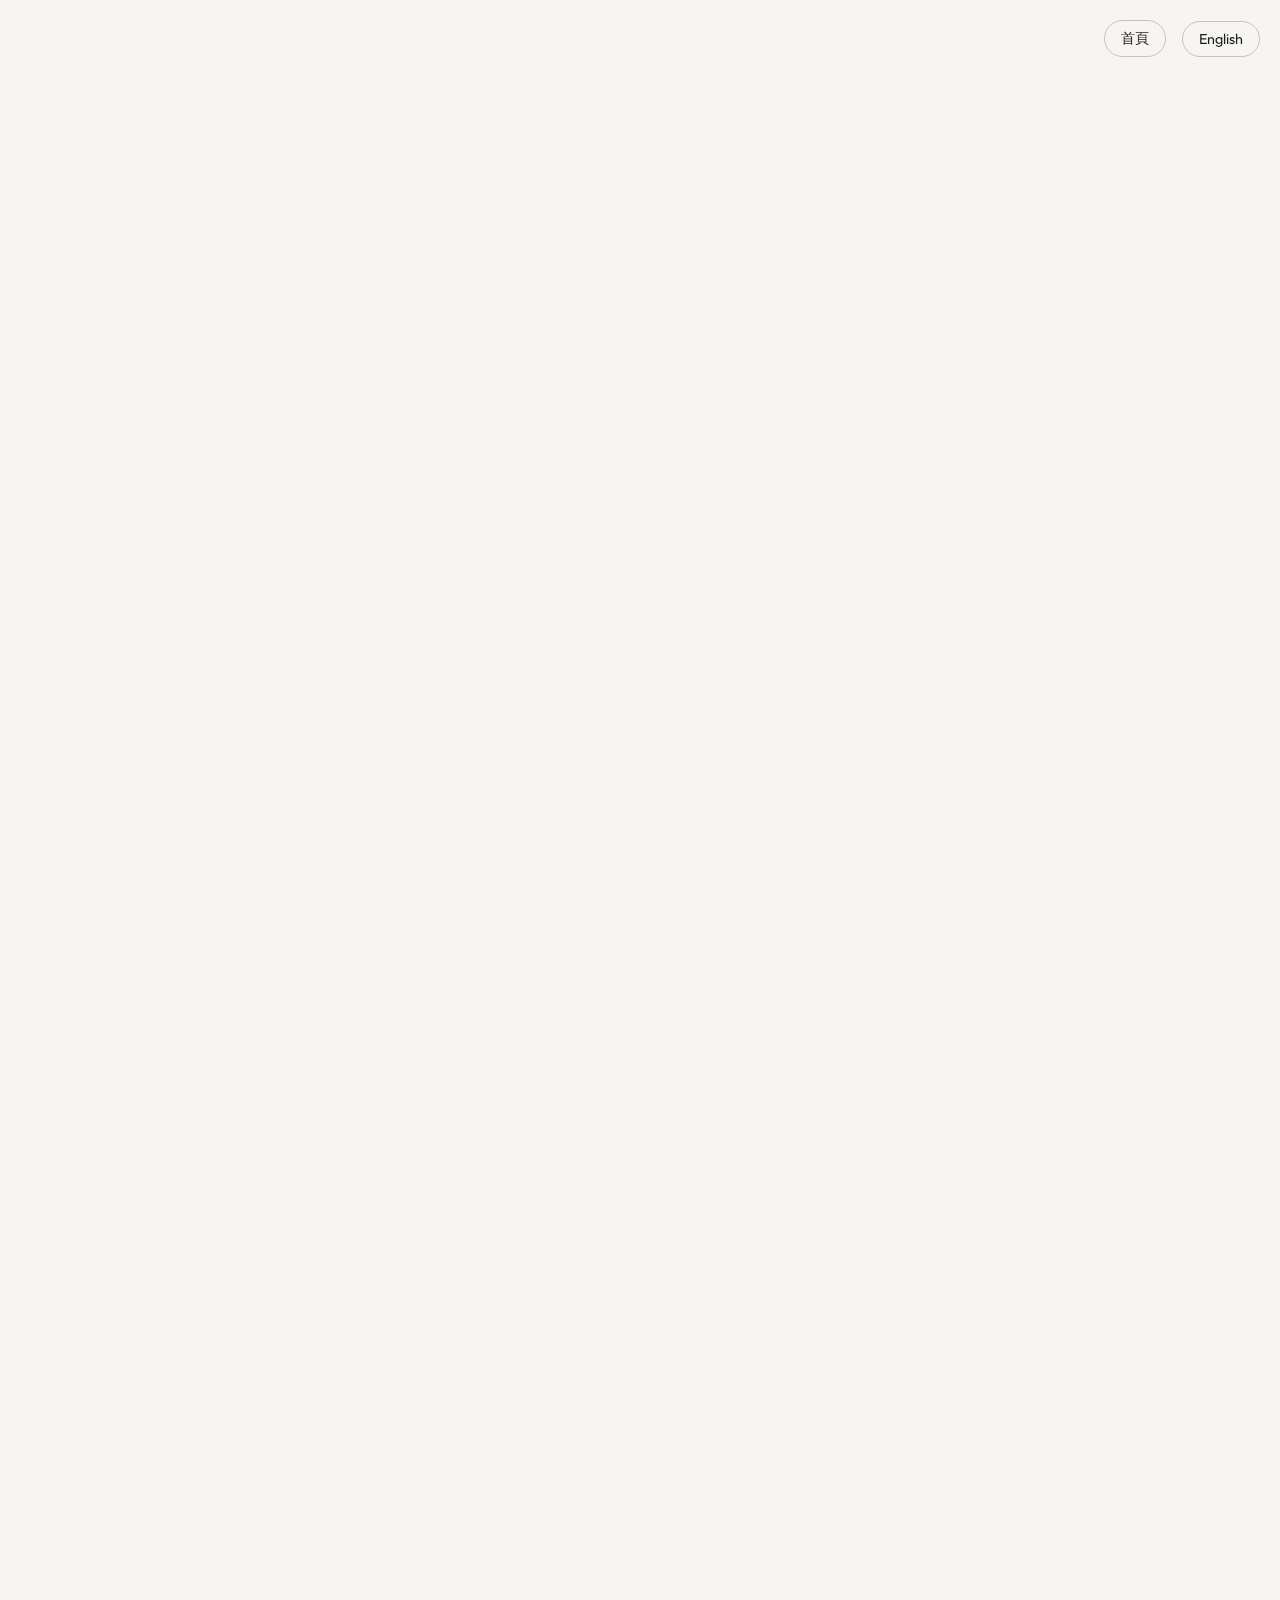
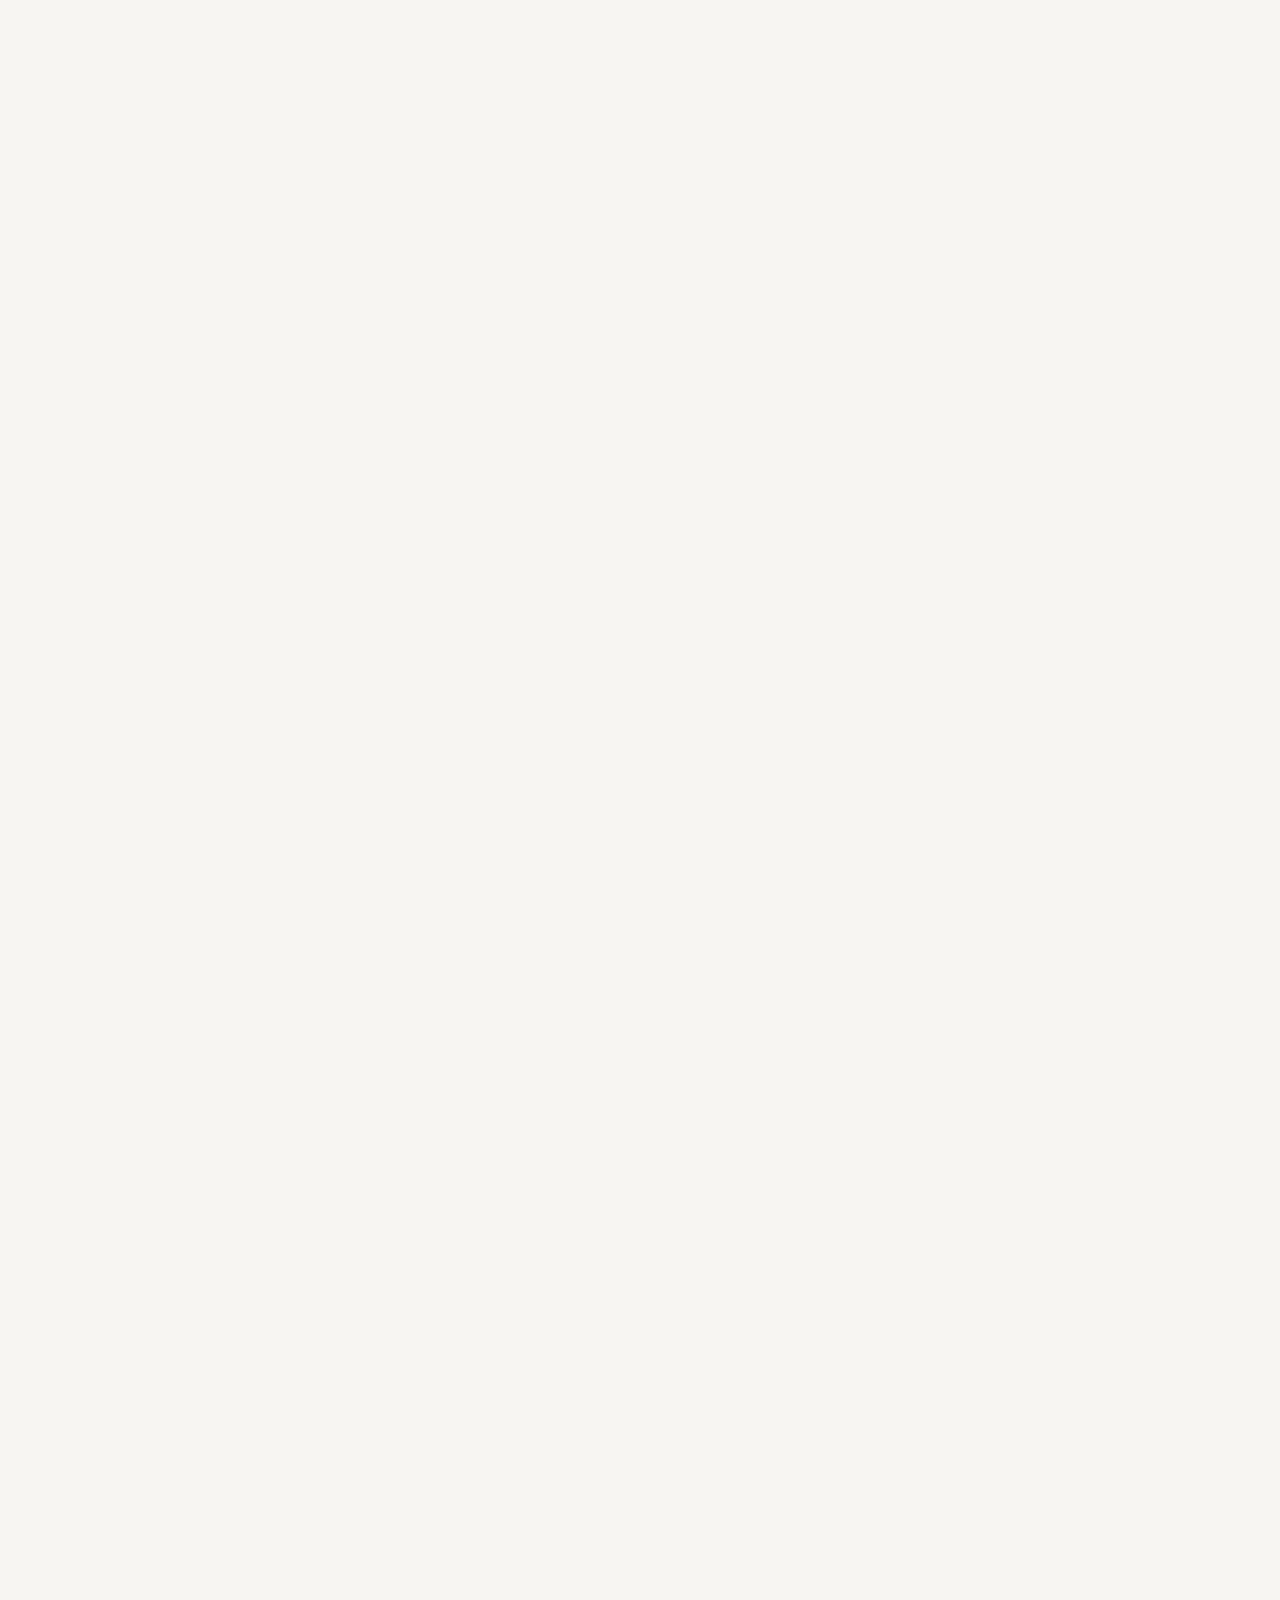
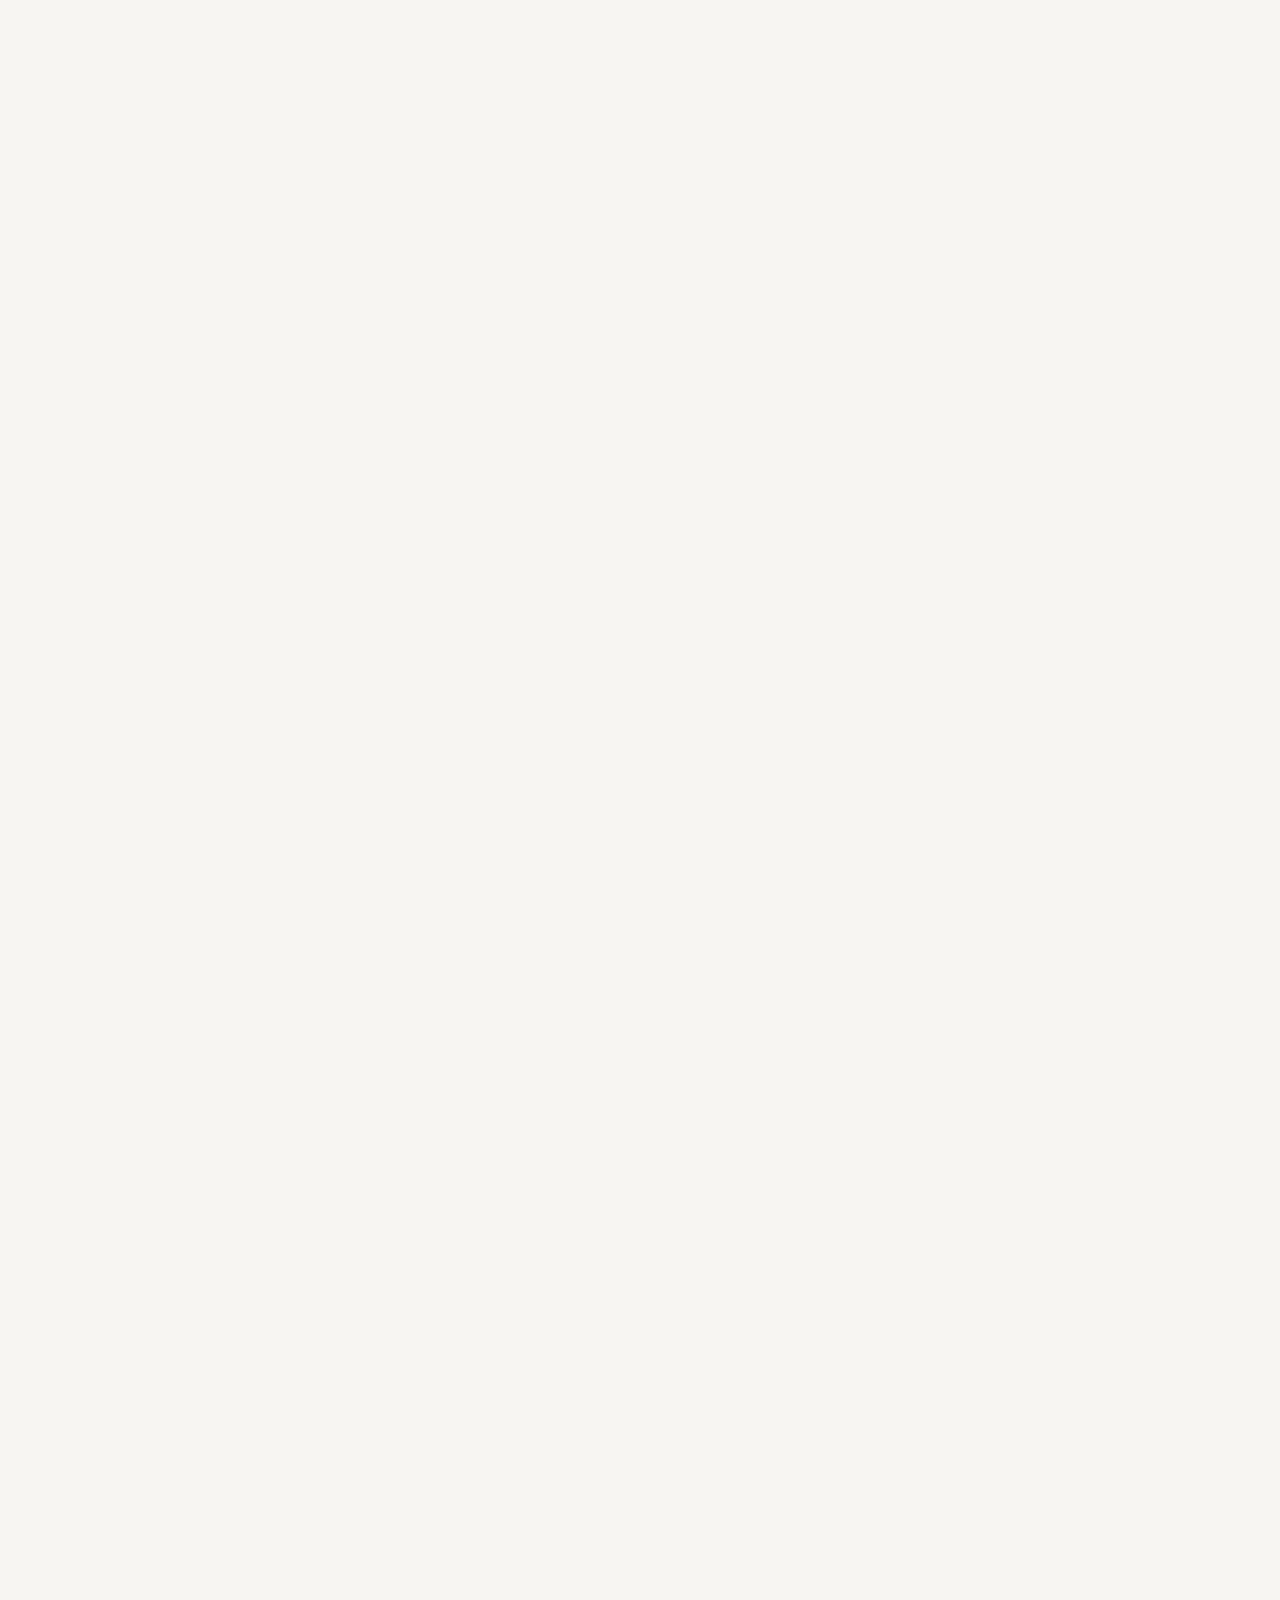
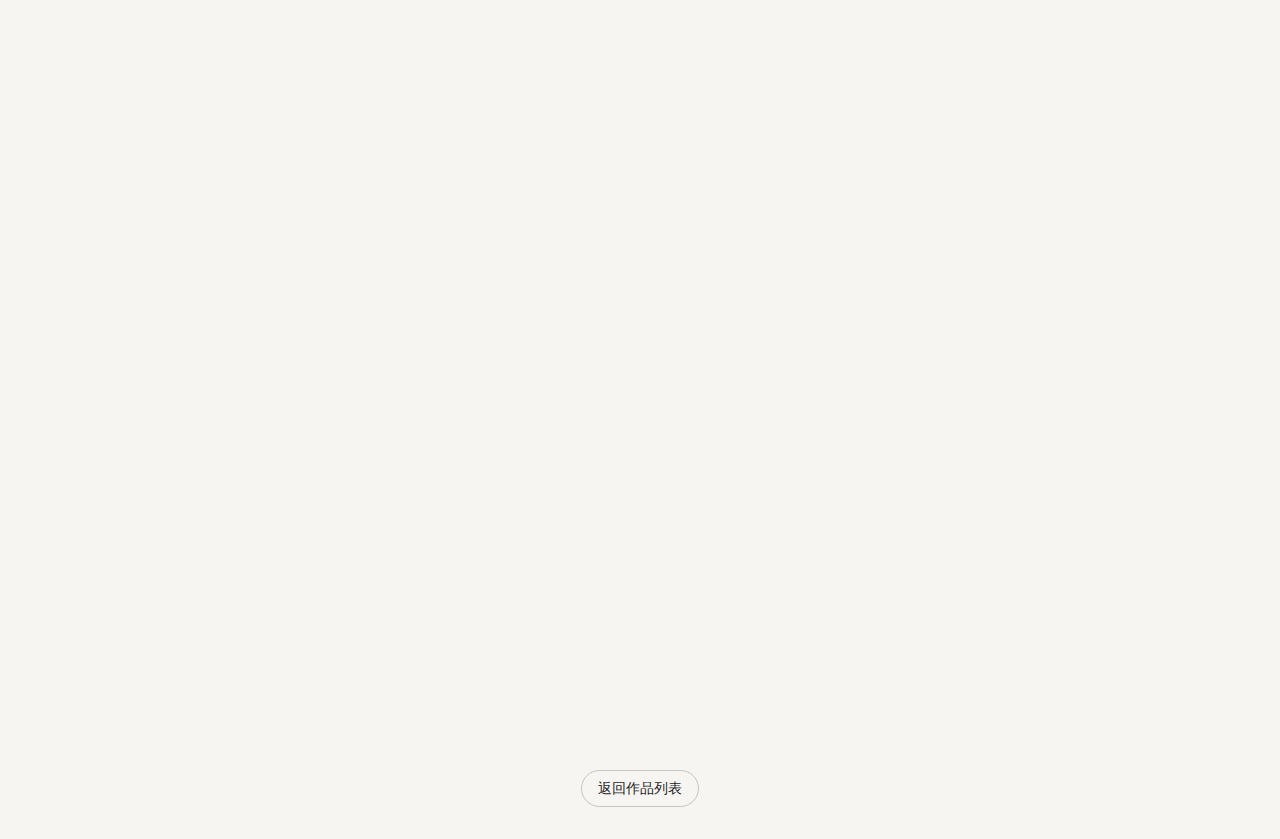
<file: project_structural_analysis.html>
﻿<!DOCTYPE html>
<html lang="en">

<head>
    <meta charset="UTF-8">
    <meta name="viewport" content="width=device-width, initial-scale=1.0">
    <title>結構分析 | Austin</title>
    <link rel="preconnect" href="https://fonts.googleapis.com">
    <link rel="preconnect" href="https://fonts.gstatic.com" crossorigin>
    <link href="https://fonts.googleapis.com/css2?family=Outfit:wght@300;400;700&display=swap" rel="stylesheet">
    <link rel="stylesheet" href="style.css">
    <link rel="icon" type="image/svg+xml" href="assets/favicon.svg">
    <!-- Google tag (gtag.js) -->
    <script async src="https://www.googletagmanager.com/gtag/js?id=G-ZGMELF4GDL"></script>
    <script>
        window.dataLayer = window.dataLayer || [];
        function gtag(){dataLayer.push(arguments);}
        gtag('js', new Date());
        gtag('config', 'G-ZGMELF4GDL');
    </script>
    <style>
        /* --- 互動圖片樣式 --- */
        .locked-wrap {
            position: relative !important;
            display: block !important;
            margin-bottom: 10px !important; /* 縮小下方間距給圖說用 */
            border-radius: 12px !important;
            overflow: hidden !important;
            box-shadow: 0 4px 10px rgba(0,0,0,0.2) !important;
            cursor: pointer !important;
        }
        .locked-img {
            display: block !important;
            width: 100% !important;
            filter: blur(12px) !important;
            transform: scale(1.1) !important;
            transition: all 0.5s ease !important;
        }
        .locked-overlay {
            position: absolute !important;
            top: 0; left: 0; width: 100%; height: 100%;
            background: rgba(0,0,0,0.3) !important;
            display: flex !important;
            justify-content: center !important;
            align-items: center !important;
            z-index: 10 !important;
            opacity: 0.8 !important;
            transition: all 0.3s ease !important;
        }
        .locked-wrap:hover .locked-img { filter: blur(4px) !important; transform: scale(1.05) !important; }
        .locked-wrap:hover .locked-overlay { opacity: 1 !important; background: rgba(0,0,0,0.5) !important; }
        .locked-btn { background: #ff6600 !important; color: white !important; padding: 15px 30px !important; border-radius: 50px !important; font-weight: bold; text-decoration: none; border: 2px solid white !important; }

        /* --- 一般圖片樣式 --- */
        .standard-image { display: block; width: 100%; border-radius: 12px; margin-bottom: 10px !important; }

        /* --- 新增：圖片圖說樣式 (The Visual Arc) --- */
        .image-caption {
            margin-bottom: 50px !important; /* 圖說與下一張圖的距離 */
            padding-left: 10px;
            border-left: 3px solid #ff6600; /* 左側橘色線條強調 */
        }
        .caption-title {
            display: block;
            font-weight: bold;
            font-size: 1.1em;
            color: #333;
            margin-bottom: 4px;
        }
        .caption-desc {
            display: block;
            font-size: 0.95em;
            color: #666;
            line-height: 1.5;
        }
    </style>
</head>

<body class="lang-en chinese-mode">
    <nav style="position: fixed; top: 0; right: 0; padding: 20px; z-index: 1000; display: flex; gap: 1rem; align-items: center;">
        <a href="index.html" class="lang-btn" style="text-decoration: none;">
            <span class="en">Home</span>
            <span class="zh">首頁</span>
        </a>
        <button id="lang-toggle-btn" class="lang-btn">English</button>
    </nav>

    <!-- 1. Hero Section -->
    <header class="project-hero fade-in-up">
        <div class="hero-content">
            <h1>
                <span class="en">We Find Where Things Break — Before They Do.</span>
                <span class="zh">我們在失效發生前，先找到它。</span>
            </h1>
            <p class="subtitle">
                <span class="en">Structural Analysis & Failure Prevention</span>
                <span class="zh">結構分析 × 失效預防 × 量產準備</span>
            </p>
        </div>
        <div class="hero-bg-placeholder"></div>
    </header>

    <main>
        <!-- 2. Info Grid -->
        <section class="project-info-grid fade-in-up delay">
            <div class="info-item">
                <span class="label">
                    <span class="en">Industry</span>
                    <span class="zh">適用產業</span>
                </span>
                <span class="value">
                    <span class="en">Any Load-Bearing Product</span>
                    <span class="zh">任何有受力需求的產品</span>
                </span>
            </div>
            <div class="info-item">
                <span class="label">
                    <span class="en">Core Benefit</span>
                    <span class="zh">你能得到什麼</span>
                </span>
                <span class="value">
                    <span class="en">Lighter. Stronger. Production-Ready.</span>
                    <span class="zh">更輕、更強、能直接量產</span>
                </span>
            </div>
            <div class="info-item">
                <span class="label">
                    <span class="en">Tools</span>
                    <span class="zh">使用工具</span>
                </span>
                <span class="value">
                    <span class="en">Ansys / SolidWorks / Abaqus</span>
                    <span class="zh">業界主流有限元素分析軟體</span>
                </span>
            </div>
            <div class="info-item">
                <span class="label">
                    <span class="en">Bottom Line</span>
                    <span class="zh">最終目的</span>
                </span>
                <span class="value">
                    <span class="en">No Surprises After Launch</span>
                    <span class="zh">讓你量產後不用擔心出事</span>
                </span>
            </div>
        </section>

        <!-- 3. Immersive Story Layout -->
        <section class="immersive-container fade-in-up delay-2">
            <!-- Left: Sticky Text (The Backbone of Function) -->
            <aside class="sticky-text-col">
                <div class="sticky-content">
                    <h2>
                        <span class="en">Your Product Has a Weak Spot. We Find It First.</span>
                        <span class="zh">你的產品有弱點。我們幫你先找到它。</span>
                    </h2>
                    <p class="project-subtitle" style="margin-top: -10px; margin-bottom: 2rem;">
                        <span class="en" style="font-size:0.8em; color:#666;">From 30-ton excavator arms to precision medical equipment — same physics, same stakes.</span>
                        <span class="zh" style="font-size:0.8em; color:#666;">從 30 噸挖掘機到精密醫療器材，物理法則從不妥協。</span>
                    </p>

                    <div style="margin-bottom: 2rem;">
                        <h4>
                            <span class="en">The problem isn't always visible</span>
                            <span class="zh">問題往往藏在看不見的地方</span>
                        </h4>
                        <p>
                            <span class="en">A fishing boat crane and an operating-room lamp look nothing alike — but both are fighting the same invisible enemy: stress. The real challenge isn't just "making it stronger." It's knowing exactly where it will fail, under what conditions, and how to fix it before a single prototype is built.</span>
                            <span class="zh">漁船吊臂和手術室燈架看起來毫無關係，但它們面對的是同一個隱形敵人：應力。真正的挑戰不是「做得更強」，而是在第一個原型出來之前，就知道它會在哪裡、在什麼狀況下出問題。</span>
                        </p>
                    </div>

                    <div style="margin-bottom: 2rem;">
                        <h4>
                            <span class="en">Think of it as a health check for your design</span>
                            <span class="zh">把它想成你產品的健康檢查</span>
                        </h4>
                        <p>
                            <span class="en">We simulate the worst conditions your product will ever face — extreme loads, vibration, impact — and turn invisible stress into clear, actionable data. The result: you know exactly where to reinforce, where to trim weight, and where you're already good. No guesswork. No late-stage surprises.</span>
                            <span class="zh">我們模擬你的產品可能遭遇的最惡劣條件——極端負載、震動、衝擊——把看不見的應力轉化成清楚的數據。結果是：你知道哪裡要補強、哪裡可以減料、哪裡已經夠好了。不靠猜測，不留隱患。</span>
                        </p>
                    </div>
                </div>
            </aside>

            <!-- Right: Image Stream (The Visual Arc) -->
            <div class="image-stream-col">
                <!-- Group 1: The Setup -->
                <figure style="margin: 0;">
                    <img src="assets/fea_mesh.jpg" class="standard-image" alt="FEA Mesh Setup">
                    <div class="image-caption">
                        <span class="caption-title">
                            <span class="en">Step 1 — Building the Digital Twin</span>
                            <span class="zh">第一步：建立數位分身</span>
                        </span>
                        <span class="caption-desc">
                            <span class="en">Before anything breaks in real life, it breaks here first. We recreate your product's geometry and the forces it will face — so the simulation is only useful if the inputs are honest.</span>
                            <span class="zh">在現實中壞掉之前，先在這裡壞掉。我們重建你產品的幾何與受力狀況，模擬結果的可信度，取決於輸入的誠實程度。</span>
                        </span>
                    </div>
                </figure>

                <!-- Group 2: The Diagnosis -->
                <figure style="margin: 0;">
                    <div class="locked-wrap">
                        <img src="assets/fea_stress.jpg" class="locked-img" alt="FEA Stress Analysis">
                        <div class="locked-overlay">
                            <a href="contact.html" class="locked-btn">
                                <span class="en">See the Full Analysis →</span>
                                <span class="zh">看完整分析 →</span>
                            </a>
                        </div>
                    </div>
                    <div class="image-caption">
                        <span class="caption-title">
                            <span class="en">Step 2 — The Red Zones Are the Story</span>
                            <span class="zh">第二步：紅色區域就是答案</span>
                        </span>
                        <span class="caption-desc">
                            <span class="en">Those bright red areas aren't just colors — they're where your product would eventually crack or fatigue. Seeing them before production is worth every penny of the analysis cost.</span>
                            <span class="zh">那些鮮紅色的區域不只是顏色，那是你的產品日後最可能龜裂的位置。在量產前看到它，遠比出事後修要划算。</span>
                        </span>
                    </div>
                </figure>

                <!-- Group 3: The Prescription -->
                <figure style="margin: 0;">
                    <div class="locked-wrap">
                        <img src="assets/fea_ribs.jpg" class="locked-img" alt="Structural Optimization">
                        <div class="locked-overlay">
                            <a href="contact.html" class="locked-btn">
                                <span class="en">Let's Work Together →</span>
                                <span class="zh">讓我幫你做一次 →</span>
                            </a>
                        </div>
                    </div>
                    <div class="image-caption">
                        <span class="caption-title">
                            <span class="en">Step 3 — Fix Smart, Not Brute-Force</span>
                            <span class="zh">第三步：聰明補強，不是盲目加厚</span>
                        </span>
                        <span class="caption-desc">
                            <span class="en">Adding material everywhere is the expensive, heavy way out. Ribs and guided force paths achieve the same rigidity at a fraction of the weight — and cost. This is where good engineering pays for itself.</span>
                            <span class="zh">到處加厚是最貴、最重的解法。透過肋條設計與力流引導，用更少的料達到同等的剛性。這就是好工程師能省你錢的地方。</span>
                        </span>
                    </div>
                </figure>

                <!-- Group 4: The Verification -->
                <figure style="margin: 0;">
                    <img src="assets/fea_final.jpg" class="standard-image" alt="Final Product Verification">
                    <div class="image-caption">
                        <span class="caption-title">
                            <span class="en">Step 4 — Ready to Build With Confidence</span>
                            <span class="zh">第四步：帶著信心去量產</span>
                        </span>
                        <span class="caption-desc">
                            <span class="en">The final structure isn't just safe — it's optimized. You go into production knowing exactly what you have, and why it works. That confidence is the real deliverable.</span>
                            <span class="zh">最終結構不只是「安全達標」，而是經過優化的。你帶著清楚的數據去量產，知道為什麼它可行。這份確定感，才是我們真正交付的東西。</span>
                        </span>
                    </div>
                </figure>
            </div>
        </section>

        <!-- 4. Next Project -->
        <a href="projects.html" class="next-project-link fade-in-up delay-3">
            <div class="next-content">
                <span class="next-label">
                    <span class="en">Back to Portfolio</span>
                    <span class="zh">回到作品集</span>
                </span>
                <h2 class="next-title">
                    <span class="en">Explore More Projects</span>
                    <span class="zh">探索更多專案</span>
                    <span class="arrow">→</span>
                </h2>
            </div>
        </a>

        <div class="footer-nav" style="text-align: center;">
            <a href="projects.html" class="lang-btn">
                <span class="en">Back to Projects</span>
                <span class="zh">返回作品列表</span>
            </a>
        </div>
    </main>

    <script>
        const langBtn = document.getElementById('lang-toggle-btn');
        const body = document.body;

        langBtn.addEventListener('click', () => {
            body.classList.toggle('chinese-mode');
            if (body.classList.contains('chinese-mode')) {
                langBtn.textContent = 'English';
            } else {
                langBtn.textContent = '中文';
            }
        });
    </script>
</body>

</html>
</file>
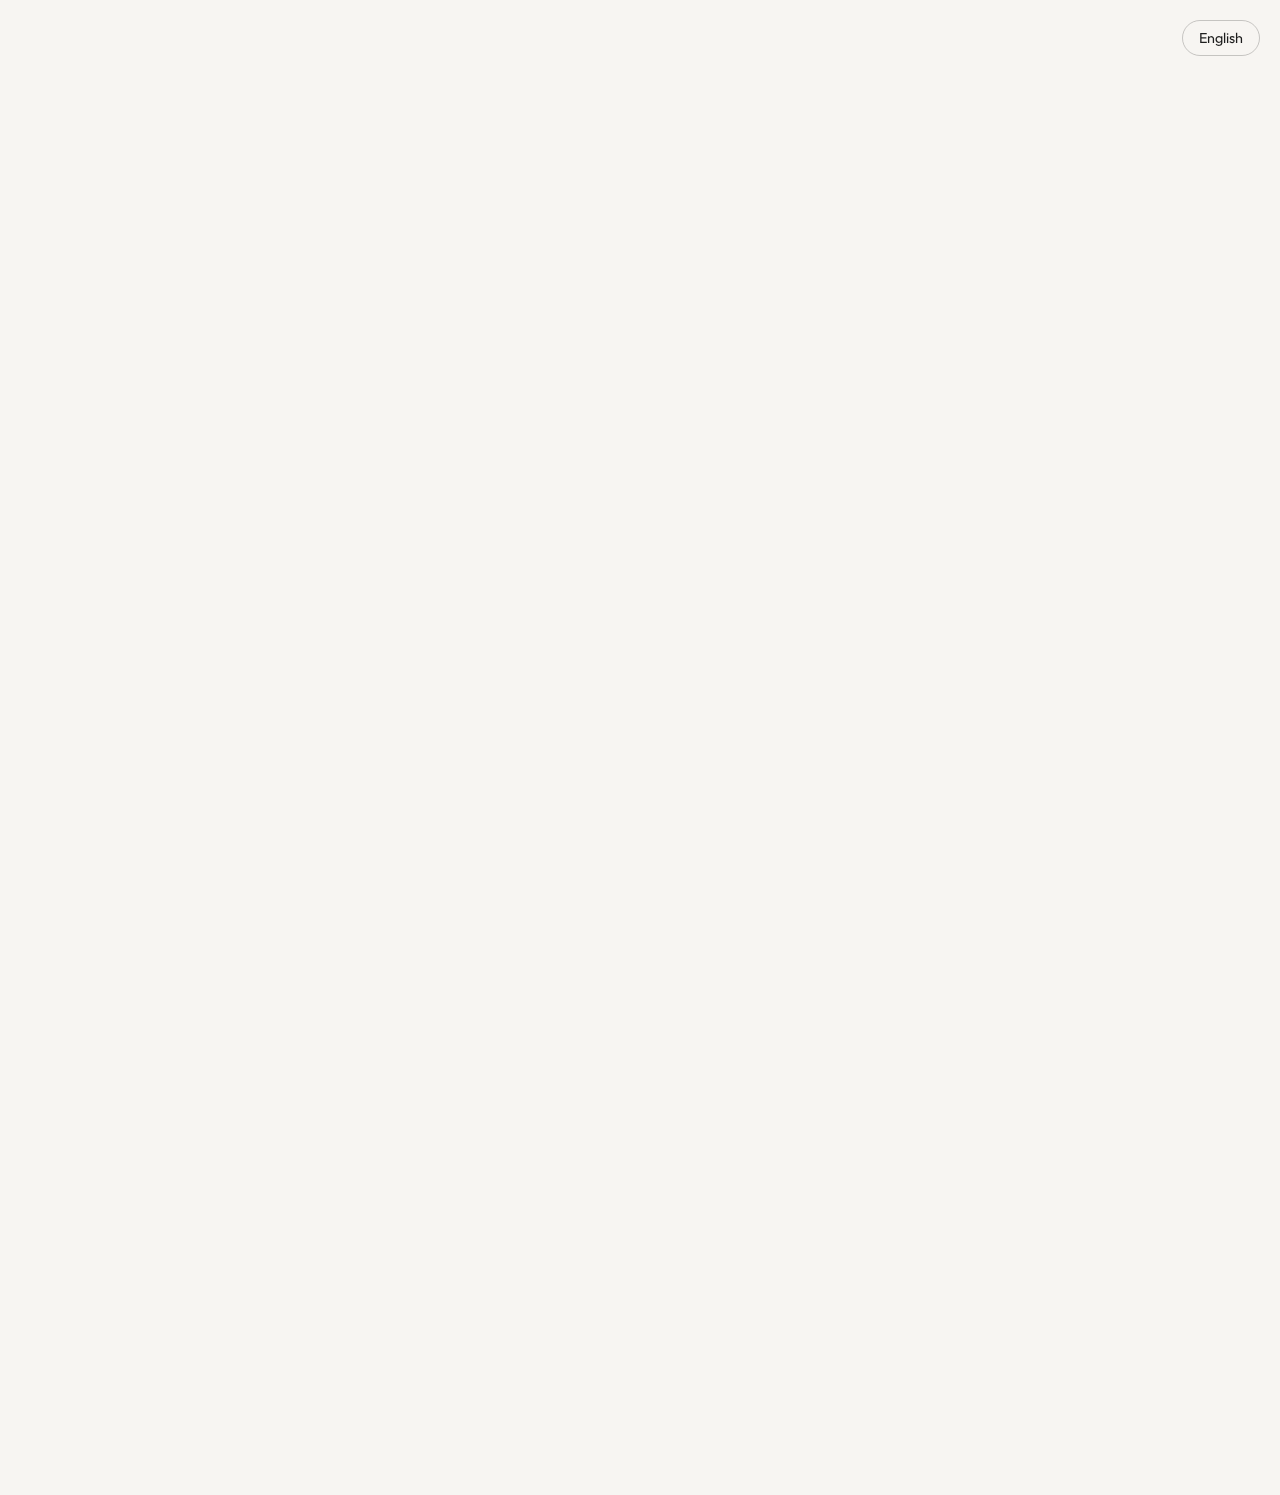
<file: projects.html>
<!DOCTYPE html>
<html lang="en">

<head>
    <meta charset="UTF-8">
    <meta name="viewport" content="width=device-width, initial-scale=1.0">
    <title>作品集 | Austin</title>
    <link rel="preconnect" href="https://fonts.googleapis.com">
    <link rel="preconnect" href="https://fonts.gstatic.com" crossorigin>
    <link href="https://fonts.googleapis.com/css2?family=Outfit:wght@300;400;700&display=swap" rel="stylesheet">
    <link rel="stylesheet" href="style.css">
    <link rel="icon" type="image/svg+xml" href="assets/favicon.svg">
    <!-- Google tag (gtag.js) -->
    <script async src="https://www.googletagmanager.com/gtag/js?id=G-ZGMELF4GDL"></script>
    <script>
        window.dataLayer = window.dataLayer || [];
        function gtag(){dataLayer.push(arguments);}
        gtag('js', new Date());
        gtag('config', 'G-ZGMELF4GDL');
    </script>
    <style>
        .filter-bar {
            display: flex;
            gap: 0.6rem;
            justify-content: center;
            flex-wrap: wrap;
            padding: 0 2rem 2.5rem;
            max-width: 1200px;
            margin: 0 auto;
        }
        .filter-btn {
            background: transparent;
            border: 1.5px solid var(--border-color);
            color: var(--text-secondary);
            padding: 0.45rem 1.25rem;
            border-radius: 30px;
            font-family: var(--font-main);
            font-size: 0.9rem;
            cursor: pointer;
            transition: all 0.25s ease;
        }
        .filter-btn:hover {
            border-color: var(--accent-color);
            color: var(--accent-color);
        }
        .filter-btn.active {
            background: var(--accent-color);
            border-color: var(--accent-color);
            color: #fff;
            font-weight: 700;
        }
        .masonry-item {
            transition: opacity 0.35s ease, transform 0.35s ease;
        }
        .masonry-item.hidden {
            opacity: 0;
            transform: scale(0.96);
            pointer-events: none;
            height: 0;
            overflow: hidden;
            margin: 0;
            padding: 0;
        }
    </style>
</head>

<body class="lang-en chinese-mode">
    <nav style="position: fixed; top: 0; right: 0; padding: 20px; z-index: 1000;">
        <button id="lang-toggle-btn" class="lang-btn">English</button>
    </nav>

    <header class="projects-header fade-in-up">
        <div class="header-content">
            <h1>
                <span class="en">From Concept to Built</span>
                <span class="zh">從概念到做出來</span>
            </h1>
            <p class="subtitle">
                <span class="en">Every project starts with an idea that needed a home.</span>
                <span class="zh">每個案子，都從一個找不到方向的想法開始。</span>
            </p>
        </div>
    </header>

    <main>
        <!-- Filter Bar -->
        <div class="filter-bar fade-in-up delay">
            <button class="filter-btn active" data-filter="all">
                <span class="en">All</span><span class="zh">全部</span>
            </button>
            <button class="filter-btn" data-filter="product">
                <span class="en">Product Dev</span><span class="zh">產品開發</span>
            </button>
            <button class="filter-btn" data-filter="industrial">
                <span class="en">Industrial</span><span class="zh">工業設備</span>
            </button>
            <button class="filter-btn" data-filter="analysis">
                <span class="en">Analysis</span><span class="zh">分析模擬</span>
            </button>
        </div>

        <div class="masonry-grid fade-in-up delay">

            <!-- Structural Analysis -->
            <div class="masonry-item" data-category="analysis">
                <a href="project_structural_analysis.html" class="project-card">
                    <div class="project-image-container">
                        <div class="project-image-placeholder img-structural"></div>
                    </div>
                    <div class="project-overlay">
                        <div class="project-text">
                            <h3>
                                <span class="en">Structural Analysis</span>
                                <span class="zh">結構分析</span>
                            </h3>
                            <div class="tags">
                                <span class="tag">#Engineering</span>
                                <span class="tag">#Simulation</span>
                            </div>
                        </div>
                    </div>
                </a>
            </div>

            <!-- Cyclonic Purity -->
            <div class="masonry-item" data-category="analysis">
                <a href="project_cyclonic_purity.html" class="project-card">
                    <div class="project-image-container">
                        <div class="project-image-placeholder img-lifestyle-2 img-cyclonic"></div>
                    </div>
                    <div class="project-overlay">
                        <div class="project-text">
                            <h3>
                                <span class="en">Cyclonic Purity</span>
                                <span class="zh">旋風淨化：職人烘豆集塵系統</span>
                            </h3>
                            <div class="tags">
                                <span class="tag">#Industrial</span>
                                <span class="tag">#System</span>
                            </div>
                        </div>
                    </div>
                </a>
            </div>

            <!-- Ergo Care -->
            <div class="masonry-item" data-category="product">
                <a href="project_ergo_care.html" class="project-card">
                    <div class="project-image-container">
                        <div class="project-image-placeholder img-golden-highlight"></div>
                    </div>
                    <div class="project-overlay">
                        <div class="project-text">
                            <h3>
                                <span class="en">From Sketch to Reality</span>
                                <span class="zh">從草圖到真實：冰淇淋電動挖杓誕生記</span>
                            </h3>
                            <div class="tags">
                                <span class="tag">#Medical</span>
                                <span class="tag">#Structure</span>
                            </div>
                        </div>
                    </div>
                </a>
            </div>

            <!-- Kinetic Structure -->
            <div class="masonry-item" data-category="industrial">
                <a href="project_kinetic_structure.html" class="project-card">
                    <div class="project-image-container">
                        <div class="project-image-placeholder img-precision-2 img-kinetic"></div>
                    </div>
                    <div class="project-overlay">
                        <div class="project-text">
                            <h3>
                                <span class="en">Kinetic Structure</span>
                                <span class="zh">動態結構：城市滑軌遊具</span>
                            </h3>
                            <div class="tags">
                                <span class="tag">#PublicDesign</span>
                                <span class="tag">#Safety</span>
                            </div>
                        </div>
                    </div>
                </a>
            </div>

            <!-- Industrial Ecology -->
            <div class="masonry-item" data-category="industrial">
                <a href="project_industrial_ecology.html" class="project-card">
                    <div class="project-image-container">
                        <div class="project-image-placeholder img-lifestyle-1 img-ecology"></div>
                    </div>
                    <div class="project-overlay">
                        <div class="project-text">
                            <h3>
                                <span class="en">Industrial Ecology</span>
                                <span class="zh">工業生態：大型環工解決方案</span>
                            </h3>
                            <div class="tags">
                                <span class="tag">#Engineering</span>
                                <span class="tag">#LargeScale</span>
                            </div>
                        </div>
                    </div>
                </a>
            </div>

            <!-- Glass Bottle -->
            <div class="masonry-item" data-category="product">
                <a href="project_glass_bottle.html" class="project-card">
                    <div class="project-image-container">
                        <div class="project-image-placeholder img-precision-2 bottle-image"></div>
                    </div>
                    <div class="project-overlay">
                        <div class="project-text">
                            <h3>
                                <span class="en">High-End Glass Bottle Design</span>
                                <span class="zh">高端禮品酒瓶結構設計</span>
                            </h3>
                            <div class="tags">
                                <span class="tag">#SurfaceModeling</span>
                                <span class="tag">#DFM</span>
                            </div>
                        </div>
                    </div>
                </a>
            </div>

        </div>

        <div class="footer-nav fade-in-up delay-2" style="text-align: center;">
            <a href="index.html" class="lang-btn">
                <span class="en">Back to Home</span>
                <span class="zh">返回首頁</span>
            </a>
        </div>
    </main>

    <script>
        const langBtn = document.getElementById('lang-toggle-btn');
        const body = document.body;

        langBtn.addEventListener('click', () => {
            body.classList.toggle('chinese-mode');
            langBtn.textContent = body.classList.contains('chinese-mode') ? 'English' : '中文';
        });

        // Filter logic
        const filterBtns = document.querySelectorAll('.filter-btn');
        const items = document.querySelectorAll('.masonry-item[data-category]');

        filterBtns.forEach(btn => {
            btn.addEventListener('click', () => {
                const filter = btn.dataset.filter;
                filterBtns.forEach(b => b.classList.remove('active'));
                btn.classList.add('active');
                items.forEach(item => {
                    if (filter === 'all' || item.dataset.category === filter) {
                        item.classList.remove('hidden');
                    } else {
                        item.classList.add('hidden');
                    }
                });
            });
        });
    </script>
</body>

</html>
</file>
<file: style.css>
:root {
    --bg-color: #f7f5f2;
    --text-color: #1e1e1e;
    --text-secondary: #666666;
    --accent-color: #e85d00;
    --card-bg: #ffffff;
    --border-color: rgba(0, 0, 0, 0.08);
    --font-main: 'Outfit', sans-serif;
}

* {
    margin: 0;
    padding: 0;
    box-sizing: border-box;
}

body {
    background-color: var(--bg-color);
    color: var(--text-color);
    font-family: var(--font-main);
    min-height: 100vh;
    overflow-x: hidden;
}

.container {
    display: flex;
    justify-content: center;
    align-items: center;
    min-height: 100vh;
    width: 100%;
    padding: 2rem;
}

.column-layout {
    flex-direction: column;
    justify-content: flex-start;
    padding-top: 4rem;
    max-width: 1200px;
    margin: 0 auto;
}

.content {
    text-align: center;
}

/* Typography */
h1 {
    font-size: 5rem;
    font-weight: 700;
    letter-spacing: -0.02em;
    margin-bottom: 2rem;
    text-transform: uppercase;
}

h2 {
    font-size: 3.5rem;
    font-weight: 700;
    margin-bottom: 0.5rem;
}

.subtitle {
    font-size: 1.5rem;
    color: var(--text-secondary);
    font-weight: 300;
    margin-bottom: 3rem;
}

h3 {
    font-size: 1.5rem;
    font-weight: 700;
    margin-bottom: 0.5rem;
    color: var(--accent-color);
}

h4 {
    font-size: 1.25rem;
    font-weight: 700;
    margin-bottom: 1rem;
}

/* Buttons */
.btn {
    display: inline-block;
    background-color: var(--accent-color);
    color: #fff;
    text-decoration: none;
    padding: 1rem 2.5rem;
    font-size: 1.125rem;
    font-weight: 700;
    border-radius: 50px;
    transition: all 0.3s cubic-bezier(0.25, 0.8, 0.25, 1);
    box-shadow: 0 4px 15px rgba(232, 93, 0, 0.2);
}

.btn:hover {
    transform: translateY(-2px) scale(1.05);
    box-shadow: 0 8px 25px rgba(232, 93, 0, 0.35);
    filter: brightness(1.05);
}

.btn-small {
    display: inline-block;
    border: 1px solid var(--accent-color);
    color: var(--accent-color);
    text-decoration: none;
    padding: 0.5rem 1.5rem;
    font-size: 0.9rem;
    border-radius: 30px;
    transition: all 0.3s ease;
}

.btn-small:hover {
    background-color: var(--accent-color);
    color: #fff;
}

.link-back {
    color: var(--text-secondary);
    text-decoration: none;
    font-size: 1rem;
    transition: color 0.3s;
}

.link-back:hover {
    color: #fff;
}

/* Layout Sections */
.page-header {
    text-align: center;
    margin-bottom: 4rem;
}

.services-section {
    display: grid;
    grid-template-columns: repeat(3, 1fr);
    gap: 2rem;
    width: 100%;
    margin-bottom: 4rem;
}

.service-card {
    background: var(--card-bg);
    padding: 2rem;
    border-radius: 12px;
    text-align: center;
    border: 0.5px solid var(--border-color);
    transition: transform 0.3s ease, box-shadow 0.3s ease;
    box-shadow: 0 2px 8px rgba(0,0,0,0.05);
}

.service-card:hover {
    transform: translateY(-5px);
    border-color: var(--accent-color);
    box-shadow: 0 8px 24px rgba(232, 93, 0, 0.1);
}

.service-card p {
    color: var(--text-secondary);
}

.projects-section {
    display: grid;
    grid-template-columns: repeat(3, 1fr);
    gap: 2rem;
    width: 100%;
    margin-bottom: 4rem;
}

.project-card {
    background: var(--card-bg);
    border-radius: 12px;
    overflow: hidden;
    border: 0.5px solid var(--border-color);
    transition: transform 0.3s ease, box-shadow 0.3s ease;
    box-shadow: 0 2px 8px rgba(0,0,0,0.05);
}

.project-card:hover {
    transform: translateY(-5px);
    box-shadow: 0 12px 32px rgba(0,0,0,0.1);
}

.project-image {
    height: 200px;
    background-color: #ede9e4;
    width: 100%;
}

.project-info {
    padding: 1.5rem;
    text-align: center;
}

.footer-nav {
    margin-top: auto;
    padding-bottom: 2rem;
}

/* Animations */
.fade-in-up {
    opacity: 0;
    transform: translateY(20px);
    animation: fadeInUp 0.8s cubic-bezier(0.215, 0.610, 0.355, 1.000) forwards;
}

.delay {
    animation-delay: 0.2s;
}

.delay-2 {
    animation-delay: 0.4s;
}

.delay-3 {
    animation-delay: 0.6s;
}

@keyframes fadeInUp {
    from {
        opacity: 0;
        transform: translateY(20px);
    }

    to {
        opacity: 1;
        transform: translateY(0);
    }
}

@media (max-width: 768px) {
    h1 {
        font-size: 3rem;
    }

    h2 {
        font-size: 2.5rem;
    }

    .services-section,
    .projects-section {
        grid-template-columns: 1fr;
    }

    .btn {
        padding: 0.875rem 2rem;
        font-size: 1rem;
    }
}



/* Projects Page Specifics */
.projects-header {
    text-align: center;
    padding: 6rem 1rem 4rem;
    background: var(--bg-color);
    border-bottom: 0.5px solid var(--border-color);
}

/* Masonry Grid Layout */
.masonry-grid {
    column-count: 3;
    column-gap: 2rem;
    max-width: 1200px;
    margin: 0 auto 4rem;
    padding: 0 2rem;
}

@media (max-width: 900px) {
    .masonry-grid {
        column-count: 2;
    }
}

@media (max-width: 600px) {
    .masonry-grid {
        column-count: 1;
    }
}

.masonry-item {
    break-inside: avoid;
    margin-bottom: 2rem;
}

.project-card {
    display: block;
    text-decoration: none;
    color: inherit;
    position: relative;
    border-radius: 10px;
    overflow: hidden;
    background-color: var(--card-bg);
    border: 0.5px solid var(--border-color);
    transition: transform 0.3s ease, box-shadow 0.3s ease;
    box-shadow: 0 2px 8px rgba(0,0,0,0.05);
}

.project-card:hover {
    transform: translateY(-5px);
    z-index: 2;
    box-shadow: 0 12px 32px rgba(0,0,0,0.1);
}

.project-image-container {
    width: 100%;
    /* Ensure container takes height of content */
    display: block;
}

/* Placeholder Art for Demo */
.project-image-placeholder {
    width: 100%;
    min-height: 300px;
    background-size: cover;
    background-position: center;
    position: relative;
}

/* Hide inline background-image by using a pseudo-element overlay */
.project-image-placeholder[style*="background-image"]::after {
    content: '';
    position: absolute;
    top: 0;
    left: 0;
    right: 0;
    bottom: 0;
    background: inherit;
    background-size: contain;
    background-position: center;
    background-repeat: no-repeat;
    opacity: 0;
    transition: opacity 0.5s ease;
    z-index: 2;
}

/* Show inline background-image on hover */
.project-card:hover .project-image-placeholder[style*="background-image"]::after {
    opacity: 1;
}

/* Bottle image - hidden by default, shown on hover */
.bottle-image::after {
    content: '';
    position: absolute;
    top: 0;
    left: 0;
    right: 0;
    bottom: 0;
    background-image: url('assets/bottle_final_ren_product.jpg');
    background-size: contain;
    background-position: center;
    background-repeat: no-repeat;
    opacity: 0;
    transition: opacity 0.5s ease;
    z-index: 2;
}

.project-card:hover .bottle-image::after {
    opacity: 1;
}

/* Different sizes for Masonry effect with Metal Textures */

/* GOLDEN HIGHLIGHT - Ice Cream Scoop Project */
.img-golden-highlight {
    height: 350px;
    background:
        radial-gradient(ellipse at 30% 20%,
            rgba(255, 215, 100, 0.4) 0%,
            transparent 50%),
        radial-gradient(ellipse at 70% 80%,
            rgba(255, 200, 80, 0.3) 0%,
            transparent 50%),
        linear-gradient(135deg,
            #d4af37 0%,
            #f4d03f 25%,
            #d4af37 50%,
            #c5a028 75%,
            #d4af37 100%);
    box-shadow: inset 0 2px 8px rgba(255, 215, 0, 0.3),
        inset 0 -2px 8px rgba(0, 0, 0, 0.2),
        0 4px 15px rgba(212, 175, 55, 0.4);
}

/* 1. Fine Brushed Aluminum - GRAYSCALE */
.img-industrial-1 {
    height: 400px;
    background:
        repeating-linear-gradient(90deg,
            #6a6a6a 0px,
            #6a6a6a 0.5px,
            #757575 0.5px,
            #757575 1px),
        linear-gradient(180deg,
            #5d5d5d 0%,
            #6d6d6d 50%,
            #5d5d5d 100%);
    box-shadow: inset 0 1px 3px rgba(0, 0, 0, 0.15);
}

/* 2. Matte Anodized Aluminum - GRAYSCALE */
.img-lifestyle-1 {
    height: 300px;
    background:
        radial-gradient(ellipse at 30% 30%,
            rgba(50, 50, 50, 0.15) 0%,
            transparent 70%),
        linear-gradient(135deg,
            #3a3a3a 0%,
            #424242 50%,
            #3a3a3a 100%);
    box-shadow: inset 0 1px 2px rgba(0, 0, 0, 0.25);
}

/* 3. Fine Bead Blasted Steel - GRAYSCALE */
.img-precision-1 {
    height: 350px;
    background:
        radial-gradient(circle at 20% 30%, rgba(80, 80, 80, 0.08) 0%, transparent 8%),
        radial-gradient(circle at 60% 20%, rgba(70, 70, 70, 0.06) 0%, transparent 6%),
        radial-gradient(circle at 80% 60%, rgba(75, 75, 75, 0.07) 0%, transparent 7%),
        radial-gradient(circle at 30% 80%, rgba(80, 80, 80, 0.08) 0%, transparent 8%),
        radial-gradient(circle at 70% 85%, rgba(70, 70, 70, 0.06) 0%, transparent 6%),
        radial-gradient(circle at 15% 50%, rgba(75, 75, 75, 0.07) 0%, transparent 7%),
        linear-gradient(135deg,
            #686868 0%,
            #787878 50%,
            #686868 100%);
    box-shadow: inset 0 1px 3px rgba(0, 0, 0, 0.2);
}

/* 4. Satin Polished Aluminum - GRAYSCALE */
.img-lifestyle-2 {
    height: 450px;
    background:
        radial-gradient(ellipse at 35% 25%,
            rgba(180, 180, 180, 0.25) 0%,
            transparent 50%),
        radial-gradient(ellipse at 65% 70%,
            rgba(160, 160, 160, 0.12) 0%,
            transparent 45%),
        linear-gradient(135deg,
            #787878 0%,
            #909090 50%,
            #787878 100%);
    box-shadow: inset 0 1px 4px rgba(200, 200, 200, 0.2),
        inset 0 -1px 4px rgba(0, 0, 0, 0.2);
}

/* 5. Brushed Dark Steel - GRAYSCALE */
.img-industrial-2 {
    height: 320px;
    background:
        radial-gradient(circle at 50% 50%,
            rgba(100, 100, 100, 0.02) 30%,
            transparent 31%,
            transparent 60%,
            rgba(0, 0, 0, 0.02) 61%),
        linear-gradient(135deg,
            #404040 0%,
            #4a4a4a 50%,
            #404040 100%);
    box-shadow: inset 0 1px 3px rgba(0, 0, 0, 0.25);
}

/* 6. Brushed Titanium - GRAYSCALE */
.img-precision-2 {
    height: 280px;
    background:
        repeating-linear-gradient(0deg,
            #7a7a7a 0px,
            #7a7a7a 0.5px,
            #858585 0.5px,
            #858585 1px),
        radial-gradient(ellipse at 40% 30%,
            rgba(120, 120, 120, 0.15) 0%,
            transparent 60%),
        linear-gradient(180deg,
            #6a6a6a 0%,
            #7a7a7a 50%,
            #6a6a6a 100%);
    box-shadow: inset 0 1px 2px rgba(0, 0, 0, 0.15);
}

/* 7. Brushed Stainless Steel - GRAYSCALE */
.img-structural {
    height: 400px;
    background:
        repeating-linear-gradient(0deg,
            #6a7580 0px,
            #6a7580 0.5px,
            #75808a 0.5px,
            #75808a 1px),
        linear-gradient(180deg,
            #5a6570 0%,
            #6a7580 50%,
            #5a6570 100%);
    box-shadow: inset 0 1px 3px rgba(0, 20, 40, 0.1);
}

/* 8. ENHANCED Electroplated Black Chrome - GRAYSCALE */
.img-carbon {
    height: 350px;
    background:
        radial-gradient(ellipse at 30% 20%,
            rgba(80, 80, 80, 0.3) 0%,
            transparent 40%),
        radial-gradient(ellipse at 50% 50%,
            #2a2a2a 0%,
            #1a1a1a 50%,
            #0a0a0a 100%);
    box-shadow: inset 0 2px 10px rgba(150, 150, 150, 0.1),
        inset 0 -2px 10px rgba(0, 0, 0, 0.8);
}



/* Overlay & Text */
.project-overlay {
    position: absolute;
    bottom: 0;
    left: 0;
    width: 100%;
    height: 100%;
    background: linear-gradient(to top, rgba(0, 0, 0, 0.75) 0%, rgba(0, 0, 0, 0) 55%);
    opacity: 1;
    transition: opacity 0.4s ease;
    display: flex;
    flex-direction: column;
    justify-content: flex-end;
    padding: 1.5rem;
    pointer-events: none;
}

/* Hide overlay on hover to reveal image */
.project-card:hover .project-overlay {
    opacity: 0;
}

/* Typography in Overlay */
.project-text h3 {
    font-size: 1.5rem;
    font-weight: 700;
    color: #fff;
    margin-bottom: 0.5rem;
    transform: translateY(0);
    transition: transform 0.4s ease;
}

.project-card:hover .project-text h3 {
    transform: translateY(10px);
}

.tags {
    display: flex;
    flex-wrap: wrap;
    gap: 0.5rem;
    transform: translateY(0);
    transition: transform 0.4s ease 0.1s;
    /* Slight delay */
}

.project-card:hover .tags {
    transform: translateY(10px);
}

.tag {
    font-size: 0.75rem;
    color: rgba(255, 255, 255, 0.85);
    font-weight: 500;
    letter-spacing: 0.03em;
    background: rgba(0, 0, 0, 0.25);
    padding: 0.2rem 0.6rem;
    border-radius: 4px;
}

/* Specific accent colors for demo (simulating color return) */
.project-card:hover .img-industrial-1 {
    background-image: linear-gradient(45deg, #2c3e50, #bdc3c7);
}

.project-card:hover .img-lifestyle-1 {
    background-image: linear-gradient(135deg, #e67e22, #f1c40f);
}

.project-card:hover .img-precision-1 {
    background-image: radial-gradient(circle, #2980b9, #2c3e50);
}

.project-card:hover .img-lifestyle-2 {
    background-image: linear-gradient(to bottom, #8e44ad, #9b59b6);
}

.project-card:hover .img-industrial-2 {
    background-image: repeating-linear-gradient(45deg, #27ae60, #2ecc71 10px);
}


/* =========================================
   Project Template Specifics
   ========================================= */

.project-hero {
    position: relative;
    height: 100vh;
    width: 100%;
    display: flex;
    align-items: center;
    justify-content: center;
    text-align: center;
    overflow: hidden;
    background-color: #f0ece6;
}

.hero-bg-placeholder {
    position: absolute;
    top: 0;
    left: 0;
    width: 100%;
    height: 100%;
    background-image: radial-gradient(circle at 30% 50%, rgba(232,93,0,0.07) 0%, transparent 60%),
                      radial-gradient(circle at 70% 30%, rgba(0,0,0,0.04) 0%, transparent 50%);
    z-index: 0;
}

.project-hero .hero-content {
    position: relative;
    z-index: 1;
    padding: 0 2rem;
}

.project-hero h1 {
    font-size: 5vw;
    margin-bottom: 1rem;
    color: #1e1e1e;
    text-shadow: none;
}

.project-info-grid {
    display: grid;
    grid-template-columns: repeat(4, 1fr);
    border-bottom: 0.5px solid var(--border-color);
    max-width: 1400px;
    margin: 0 auto;
}

.info-item {
    padding: 2rem;
    border-right: 0.5px solid var(--border-color);
    display: flex;
    flex-direction: column;
}

.info-item:last-child {
    border-right: none;
}

.info-item .label {
    font-size: 0.8rem;
    text-transform: uppercase;
    color: var(--text-secondary);
    margin-bottom: 0.5rem;
    letter-spacing: 0.1em;
}

.info-item .value {
    font-size: 1.1rem;
    font-weight: 700;
    color: var(--text-color);
}

/* =========================================
   Schematic Visuals (CSS Fallback)
   ========================================= */
.visual-container {
    width: 100%;
    height: 400px;
    border-radius: 8px;
    margin-bottom: 0;
    display: flex;
    flex-direction: column;
    justify-content: center;
    align-items: center;
    position: relative;
    overflow: hidden;
    border: 0.5px solid var(--border-color);
    background-color: #ede9e4;
    transition: all 0.3s ease;
}

.visual-container:hover {
    border-color: var(--accent-color);
    box-shadow: 0 5px 20px rgba(232, 93, 0, 0.1);
}

.visual-label {
    background: rgba(255, 255, 255, 0.85);
    padding: 0.5rem 1rem;
    border-radius: 4px;
    z-index: 2;
    text-align: center;
    border: 0.5px solid var(--border-color);
}

.visual-label .en {
    display: block;
    font-size: 1rem;
    font-weight: 700;
    color: var(--text-color);
    margin-bottom: 0.2rem;
}

.visual-label .zh {
    display: block;
    font-size: 0.85rem;
    color: var(--text-secondary);
}

/* 1. Sketch - Graph Paper */
.visual-sketch {
    background-image:
        linear-gradient(rgba(255, 255, 255, 0.05) 1px, transparent 1px),
        linear-gradient(90deg, rgba(255, 255, 255, 0.05) 1px, transparent 1px);
    background-size: 20px 20px;
    background-position: center;
}

/* 2. CAD - Blueprint */
.visual-cad {
    background-color: #0d2b45;
    background-image:
        linear-gradient(rgba(255, 255, 255, 0.1) 1px, transparent 1px),
        linear-gradient(90deg, rgba(255, 255, 255, 0.1) 1px, transparent 1px),
        linear-gradient(rgba(255, 255, 255, 0.05) 0.5px, transparent 0.5px),
        linear-gradient(90deg, rgba(255, 255, 255, 0.05) 0.5px, transparent 0.5px);
    background-size: 100px 100px, 100px 100px, 20px 20px, 20px 20px;
}

/* 3. Proto V1 - Layer Lines */
.visual-proto-v1 {
    background: repeating-linear-gradient(45deg,
            #2a2a2a,
            #2a2a2a 10px,
            #333 10px,
            #333 20px);
}

/* 4. Testing - Cold Lab */
.visual-testing {
    background: radial-gradient(circle at center, #2c3e50 0%, #1a1a1a 100%);
}

/* 5. Proto V2 - Refined Matte */
.visual-proto-v2 {
    background: linear-gradient(135deg, #444 0%, #222 100%);
    box-shadow: inset 0 0 50px rgba(0, 0, 0, 0.5);
}

/* 6. BOM - Data Grid */
.visual-bom {
    background-image:
        linear-gradient(0deg, transparent 24%, rgba(0, 255, 0, .05) 25%, rgba(0, 255, 0, .05) 26%, transparent 27%, transparent 74%, rgba(0, 255, 0, .05) 75%, rgba(0, 255, 0, .05) 76%, transparent 77%, transparent),
        linear-gradient(90deg, transparent 24%, rgba(0, 255, 0, .05) 25%, rgba(0, 255, 0, .05) 26%, transparent 27%, transparent 74%, rgba(0, 255, 0, .05) 75%, rgba(0, 255, 0, .05) 76%, transparent 77%, transparent);
    background-size: 50px 50px;
    background-color: #0a150a;
}

/* Immersive Story Layout */
.immersive-container {
    display: flex;
    max-width: 1400px;
    margin: 4rem auto;
    padding: 0 2rem;
    position: relative;
}

/* Sticky Text Column */
.sticky-text-col {
    width: 30%;
    padding-right: 4rem;
}

.sticky-content {
    position: sticky;
    top: 100px;
    /* Stick 100px from top */
}

.sticky-content h2 {
    font-size: 2rem;
    margin-bottom: 1.5rem;
}

.sticky-content p {
    color: var(--text-secondary);
    line-height: 1.7;
    margin-bottom: 1.5rem;
    font-size: 1.05rem;
}

/* Image Stream Column */
.image-stream-col {
    width: 70%;
    display: flex;
    flex-direction: column;
    gap: 2rem;
}

.stream-image-placeholder {
    width: 100%;
    height: 80vh;
    background-color: #ede9e4;
    display: flex;
    flex-direction: column;
    align-items: center;
    justify-content: center;
    color: rgba(0, 0, 0, 0.25);
    font-size: 1.5rem;
    border-radius: 4px;
}

.stream-image {
    width: 100%;
    height: auto;
    display: block;
    border-radius: 8px;
    margin-bottom: 0;
    /* Gap handled by parent flex gap */
    opacity: 0.8;
    transition: opacity 0.3s ease;
}

.stream-image:hover {
    opacity: 1;
}

/* Next Project Footer */
.next-project-link {
    display: block;
    width: 100%;
    padding: 8rem 2rem;
    background-color: #f0ece6;
    text-decoration: none;
    color: var(--text-color);
    text-align: center;
    transition: background-color 0.4s ease;
    border-top: 0.5px solid var(--border-color);
}

.next-project-link:hover {
    background-color: #e8e2da;
}

.next-label {
    display: block;
    font-size: 0.9rem;
    text-transform: uppercase;
    color: var(--text-secondary);
    letter-spacing: 0.2em;
    margin-bottom: 1rem;
}

.next-title {
    font-size: 4rem;
    margin: 0;
    transition: transform 0.4s ease;
}

.arrow {
    display: inline-block;
    transition: transform 0.3s ease;
    margin-left: 1rem;
}

.next-project-link:hover .arrow {
    transform: translateX(20px);
}

/* Responsive */
@media (max-width: 900px) {
    .project-info-grid {
        grid-template-columns: 1fr 1fr;
    }

    .info-item:nth-child(2) {
        border-right: none;
    }

    .immersive-container {
        flex-direction: column;
    }

    .sticky-text-col,
    .image-stream-col {
        width: 100%;
    }

    .sticky-text-col {
        padding-right: 0;
        margin-bottom: 3rem;
    }

    /* Hero Section */
    .project-hero {
        position: relative;
        height: 100vh;
        width: 100%;
        display: flex;
        align-items: center;
        justify-content: center;
        text-align: center;
        overflow: hidden;
        background-color: #000;
    }

    .hero-bg-placeholder {
        position: absolute;
        top: 0;
        left: 0;
        width: 100%;
        height: 100%;
        background-image: radial-gradient(circle at center, #333 0%, #111 100%);
        opacity: 0.5;
        z-index: 0;
    }

    .project-hero .hero-content {
        position: relative;
        z-index: 1;
        padding: 0 2rem;
    }

    .project-hero h1 {
        font-size: 5vw;
        /* Responsive huge size */
        margin-bottom: 1rem;
        text-shadow: 0 10px 30px rgba(0, 0, 0, 0.5);
    }

    /* Info Grid */
    .project-info-grid {
        display: grid;
        grid-template-columns: repeat(4, 1fr);
        border-bottom: 1px solid rgba(255, 255, 255, 0.1);
        max-width: 1400px;
        margin: 0 auto;
    }

    .info-item {
        padding: 2rem;
        border-right: 1px solid rgba(255, 255, 255, 0.1);
        display: flex;
        flex-direction: column;
    }

    .info-item:last-child {
        border-right: none;
    }

    .info-item .label {
        font-size: 0.8rem;
        text-transform: uppercase;
        color: var(--text-secondary);
        margin-bottom: 0.5rem;
        letter-spacing: 0.1em;
    }

    .info-item .value {
        font-size: 1.1rem;
        font-weight: 700;
    }

    /* Immersive Story Layout */
    .immersive-container {
        display: flex;
        max-width: 1400px;
        margin: 4rem auto;
        padding: 0 2rem;
        position: relative;
    }

    /* Sticky Text Column */
    .sticky-text-col {
        width: 30%;
        padding-right: 4rem;
    }

    .sticky-content {
        position: sticky;
        top: 100px;
        /* Stick 100px from top */
    }

    .sticky-content h2 {
        font-size: 2rem;
        margin-bottom: 1.5rem;
    }

    .sticky-content p {
        color: var(--text-secondary);
        line-height: 1.7;
        margin-bottom: 1.5rem;
        font-size: 1.05rem;
    }

    /* Image Stream Column */
    .image-stream-col {
        width: 70%;
        display: flex;
        flex-direction: column;
        gap: 2rem;
    }

    .stream-image-placeholder {
        width: 100%;
        height: 80vh;
        /* Tall images */
        background-color: #222;
        display: flex;
        align-items: center;
        justify-content: center;
        color: rgba(255, 255, 255, 0.3);
        font-size: 1.5rem;
        border-radius: 4px;
        /* Placeholder pattern */
        background-image: linear-gradient(45deg, #222 25%, #2a2a2a 25%, #2a2a2a 50%, #222 50%, #222 75%, #2a2a2a 75%, #2a2a2a 100%);
        background-size: 40px 40px;
    }

    /* Next Project Footer */
    .next-project-link {
        display: block;
        width: 100%;
        padding: 8rem 2rem;
        background-color: #111;
        text-decoration: none;
        color: #fff;
        text-align: center;
        transition: background-color 0.4s ease;
        border-top: 1px solid rgba(255, 255, 255, 0.05);
    }

    .next-project-link:hover {
        background-color: #1f1f1f;
    }

    .next-label {
        display: block;
        font-size: 0.9rem;
        text-transform: uppercase;
        color: var(--text-secondary);
        letter-spacing: 0.2em;
        margin-bottom: 1rem;
    }

    .next-title {
        font-size: 4rem;
        margin: 0;
        transition: transform 0.4s ease;
    }

    .arrow {
        display: inline-block;
        transition: transform 0.3s ease;
        margin-left: 1rem;
    }

    .next-project-link:hover .arrow {
        transform: translateX(20px);
    }

    /* Responsive */
    @media (max-width: 900px) {
        .project-info-grid {
            grid-template-columns: 1fr 1fr;
        }

        .info-item:nth-child(2) {
            border-right: none;
        }

        .immersive-container {
            flex-direction: column;
        }

        .sticky-text-col,
        .image-stream-col {
            width: 100%;
        }

        .sticky-text-col {
            padding-right: 0;
            margin-bottom: 3rem;
        }

        .sticky-content {
            position: static;
            /* Disable sticky on mobile */
        }

        .project-hero h1 {
            font-size: 3rem;
        }

        .next-title {
            font-size: 2.5rem;
        }
    }

    /* =========================================
   Bilingual Support
   ========================================= */

    /* =========================================
   Bilingual Support
   ========================================= */

    /* Default State: Show English, Hide Chinese */
    .zh {
        display: none !important;
    }

    .en {
        display: inline-block;
        /* Or block depending on context, handled by parent usually but inline-block safer for spans */
    }

    /* Chinese Mode: Show Chinese, Hide English */
    body.chinese-mode .zh {
        display: inline-block !important;
    }

    body.chinese-mode div>.zh,
    body.chinese-mode p>.zh,
    body.chinese-mode h1>.zh,
    body.chinese-mode h2>.zh,
    body.chinese-mode h3>.zh,
    body.chinese-mode h4>.zh {
        display: block !important;
        /* Force block for structural elements if needed */
    }


    body.chinese-mode .en {
        display: none !important;
    }

    /* Toggle Button */
    .lang-toggle {
        position: fixed;
        top: 2rem;
        right: 2rem;
        z-index: 1000;
        background: rgba(0, 0, 0, 0.5);
        border: 1px solid rgba(255, 255, 255, 0.2);
        color: #fff;
        padding: 0.5rem 1rem;
        border-radius: 30px;
        cursor: pointer;
        font-family: var(--font-main);
        font-size: 0.9rem;
        font-weight: 700;
        backdrop-filter: blur(10px);
        transition: all 0.3s ease;
        text-transform: uppercase;
        letter-spacing: 1px;
    }



    .lang-toggle:hover {
        background: #fff;
        color: #000;
    }
}

/* --- Language Switching Logic --- */

/* Default state: English Mode */
.zh {
    display: none;
    /* Hide Chinese by default */
}

.en {
    display: inline-block;
    /* Show English */
}

/* Chinese Mode State (activated by JS adding class to body) */
body.chinese-mode .zh {
    display: inline-block !important;
    /* Force show Chinese */
}

body.chinese-mode .en {
    display: none !important;
    /* Force hide English */
}

/* Ensure spans inherit alignment correctly */
h1 span,
h2 span,
p span,
a span {
    width: 100%;
}

/* Styled Language Button */
.lang-btn {
    background-color: transparent;
    border: 1px solid rgba(0, 0, 0, 0.2);
    color: var(--text-color);
    padding: 8px 16px;
    border-radius: 20px;
    cursor: pointer;
    font-family: inherit;
    font-size: 0.9rem;
    transition: all 0.3s ease;
    display: inline-block;
    text-decoration: none;
}

.lang-btn:hover {
    background-color: var(--text-color);
    color: var(--bg-color);
    border-color: var(--text-color);
}

/* =========================================
   Contact Page | Digital Business Card
   ========================================= */

.contact-layout {
    display: flex;
    justify-content: center;
    align-items: center;
    min-height: 100vh;
    padding: 2rem;
    max-width: 1400px;
    margin: 0 auto;
}

.contact-grid {
    display: grid;
    grid-template-columns: 1fr 1fr;
    gap: 4rem;
    width: 100%;
    align-items: center;
    /* Center Vertically */
}

/* Left Column: Heading */
.contact-left {
    display: flex;
    flex-direction: column;
    justify-content: center;
    height: 100%;
    padding-left: 4rem;
}

.contact-left h1 {
    font-size: 5rem;
    line-height: 1;
    margin-bottom: 2rem;
    color: var(--text-color);
    font-weight: 700;
}

.contact-left .subtitle {
    font-size: 1.2rem;
    max-width: 500px;
    color: var(--text-secondary);
    line-height: 1.6;
    margin-bottom: 0;
}

/* Right Column: Digital Business Card */
.contact-right {
    display: flex;
    justify-content: center;
    align-items: center;
}

.contact-card {
    background-color: #ffffff;
    padding: 3rem;
    border-radius: 24px;
    width: 100%;
    max-width: 500px;
    box-shadow: 0 8px 40px rgba(0, 0, 0, 0.08);
    transition: transform 0.4s ease;
    border: 0.5px solid var(--border-color);
}

.contact-card:hover {
    transform: translateY(-6px);
    box-shadow: 0 16px 50px rgba(0, 0, 0, 0.12);
}

.contact-item {
    display: flex;
    align-items: center;
    margin-bottom: 2.5rem;
    text-decoration: none;
    color: var(--text-color);
    transition: all 0.3s ease;
    padding: 1rem;
    border-radius: 16px;
    background: transparent;
}

.contact-item:last-child {
    margin-bottom: 0;
}

.contact-item:hover {
    background-color: #f7f5f2;
    transform: translateX(8px);
}

.contact-icon {
    width: 60px;
    height: 60px;
    display: grid;
    place-items: center;
    background-color: #f0ece6;
    border-radius: 50%;
    margin-right: 1.5rem;
    font-size: 1.5rem;
    color: var(--text-secondary);
    transition: all 0.3s ease;
    flex-shrink: 0;
    line-height: normal;
}

.contact-item:hover .contact-icon {
    background-color: var(--accent-color);
    color: #fff;
    box-shadow: 0 0 20px rgba(232, 93, 0, 0.25);
}

.contact-text .label {
    font-size: 0.75rem;
    text-transform: uppercase;
    letter-spacing: 2px;
    color: var(--text-secondary);
    margin-bottom: 0.5rem;
    font-weight: 700;
}

.contact-text .value {
    font-size: 1.1rem;
    font-weight: 500;
    color: var(--text-color);
    transition: color 0.3s ease;
    word-break: break-all;
}

/* Bottom CTA Button */
.cta-container {
    grid-column: 1 / -1;
    /* Span full width */
    margin-top: 6rem;
    text-align: center;
    width: 100%;
}

.contact-cta-btn {
    display: inline-block;
    background-color: var(--accent-color);
    color: #ffffff;
    font-size: 1.5rem;
    font-weight: 700;
    padding: 1.5rem 4rem;
    border-radius: 100px;
    text-decoration: none;
    box-shadow: 0 4px 20px rgba(232, 93, 0, 0.25);
    transition: all 0.3s ease;
}

.contact-cta-btn:hover {
    transform: translateY(-4px) scale(1.03);
    box-shadow: 0 10px 35px rgba(232, 93, 0, 0.35);
    background-color: #d05200;
}

/* Responsive */
@media (max-width: 1024px) {
    .contact-grid {
        grid-template-columns: 1fr;
        gap: 3rem;
    }

    .contact-left {
        padding-left: 0;
        align-items: center;
        text-align: center;
        padding-top: 2rem;
    }

    .contact-left h1 {
        font-size: 3.5rem;
    }

    .contact-right {
        width: 100%;
    }
}

@media (max-width: 768px) {

    /* Force Stack Prompt Fixes */
    .container {
        flex-direction: column !important;
        height: auto !important;
        min-height: 100vh;
        justify-content: flex-start;
        padding: 4rem 20px 20px 20px;
    }

    .content {
        margin-bottom: 50px;
        width: 100%;
    }

    .about-section {
        padding: 20px;
        margin: 0 !important;
        width: 100% !important;
        max-width: 100% !important;
    }

    h1 {
        font-size: 3rem !important;
    }

    /* Button Gap */
    a[href='contact.html'] {
        margin-top: 20px !important;
        margin-left: 0 !important;
        display: inline-block;
    }
}

@media (max-width: 768px) {

    /* Force Visibility Prompt Fixes */
    .project-overlay {
        opacity: 1 !important;
        visibility: visible !important;
        background: linear-gradient(to top, rgba(0, 0, 0, 0.9), transparent) !important;
    }

    .project-text h3,
    .tags {
        transform: none !important;
        opacity: 1 !important;
    }

    /* Ensure padding alignment */
    .project-overlay {
        padding-bottom: 20px !important;
        justify-content: flex-end;
    }
}

/* Structural Analysis Project Styles */
.img-structural {
    height: 400px;
    background-image: linear-gradient(135deg, #4a4a4a, #6a6a6a);
    /* Grayscale */
}

.project-card:hover .img-structural {
    background-image: url('assets/fea_mesh.jpg');
    background-size: cover;
    background-position: center;
}

/* Additional Project Thumbnails */
.project-card:hover .img-cyclonic {
    background-image: url('assets/CoffeeChaff.png');
    background-size: cover;
    background-position: center;
}

.project-card:hover .img-kinetic {
    background-image: url('assets/ParkEquipment.jpg');
    background-size: cover;
    background-position: center;
}

.project-card:hover .img-ecology {
    background-image: url('assets/BagHouse2D.png');
    background-size: cover;
    background-position: center;
}

/* =========================================
   Metal Texture Backgrounds
   ========================================= */

/* 1. Brushed Metal - Horizontal Hairline Finish */
.metal-brushed {
    background: linear-gradient(90deg,
            #b8b8b8 0%,
            #d0d0d0 25%,
            #e0e0e0 50%,
            #d0d0d0 75%,
            #b8b8b8 100%);
    background-size: 100% 2px;
    background-repeat: repeat;
    position: relative;
    padding: 2rem;
    border-radius: 8px;
    border: 1px solid rgba(255, 255, 255, 0.1);
    box-shadow: inset 0 1px 3px rgba(0, 0, 0, 0.3),
        0 2px 8px rgba(0, 0, 0, 0.2);
}

.metal-brushed::before {
    content: '';
    position: absolute;
    top: 0;
    left: 0;
    right: 0;
    bottom: 0;
    background: repeating-linear-gradient(90deg,
            transparent,
            transparent 1px,
            rgba(255, 255, 255, 0.03) 1px,
            rgba(255, 255, 255, 0.03) 2px);
    pointer-events: none;
    border-radius: 8px;
}

/* 2. Anodized Aluminum - Dark Gunmetal with Subtle Color */
.metal-anodized {
    background: linear-gradient(135deg,
            #2a2d34 0%,
            #35384a 25%,
            #3a3f4a 50%,
            #2f3240 75%,
            #2a2d34 100%);
    position: relative;
    padding: 2rem;
    border-radius: 8px;
    border: 1px solid rgba(100, 120, 150, 0.2);
    box-shadow: inset 0 2px 4px rgba(0, 0, 0, 0.4),
        0 4px 12px rgba(0, 0, 0, 0.3);
}

.metal-anodized::after {
    content: '';
    position: absolute;
    top: 0;
    left: 0;
    right: 0;
    bottom: 0;
    background: radial-gradient(ellipse at top left,
            rgba(80, 100, 140, 0.15) 0%,
            transparent 50%);
    pointer-events: none;
    border-radius: 8px;
}

/* 3. Sandblasted Steel - Matte Textured Surface */
.metal-sandblasted {
    background:
        radial-gradient(circle at 20% 30%, rgba(110, 110, 110, 0.3) 0%, transparent 50%),
        radial-gradient(circle at 80% 70%, rgba(90, 90, 90, 0.3) 0%, transparent 50%),
        radial-gradient(circle at 40% 80%, rgba(100, 100, 100, 0.3) 0%, transparent 50%),
        linear-gradient(135deg, #5a5a5a 0%, #6a6a6a 50%, #5a5a5a 100%);
    position: relative;
    padding: 2rem;
    border-radius: 8px;
    border: 1px solid rgba(255, 255, 255, 0.08);
    box-shadow: inset 0 1px 2px rgba(0, 0, 0, 0.5),
        0 3px 10px rgba(0, 0, 0, 0.25);
}

.metal-sandblasted::before {
    content: '';
    position: absolute;
    top: 0;
    left: 0;
    right: 0;
    bottom: 0;
    background-image:
        repeating-linear-gradient(0deg, transparent, transparent 1px, rgba(0, 0, 0, 0.03) 1px, rgba(0, 0, 0, 0.03) 2px),
        repeating-linear-gradient(90deg, transparent, transparent 1px, rgba(0, 0, 0, 0.03) 1px, rgba(0, 0, 0, 0.03) 2px);
    opacity: 0.5;
    pointer-events: none;
    border-radius: 8px;
}

/* 4. Polished Chrome - Mirror Finish with Highlights */
.metal-polished {
    background: radial-gradient(ellipse at 30% 20%,
            #ffffff 0%,
            #e8e8e8 20%,
            #d0d0d0 40%,
            #c0c0c0 60%,
            #b0b0b0 80%,
            #a8a8a8 100%);
    position: relative;
    padding: 2rem;
    border-radius: 8px;
    border: 1px solid rgba(255, 255, 255, 0.3);
    box-shadow: inset 0 2px 6px rgba(255, 255, 255, 0.5),
        inset 0 -2px 6px rgba(0, 0, 0, 0.3),
        0 4px 15px rgba(0, 0, 0, 0.2);
}

.metal-polished::after {
    content: '';
    position: absolute;
    top: 10%;
    left: 20%;
    width: 40%;
    height: 30%;
    background: radial-gradient(ellipse at center,
            rgba(255, 255, 255, 0.4) 0%,
            transparent 70%);
    pointer-events: none;
    border-radius: 50%;
    filter: blur(20px);
}

/* Ensure text remains readable on metal backgrounds */
.metal-brushed h4,
.metal-anodized h4,
.metal-sandblasted h4,
.metal-polished h4 {
    color: #1a1a1a;
    text-shadow: 0 1px 2px rgba(255, 255, 255, 0.3);
}

.metal-brushed p,
.metal-anodized p,
.metal-sandblasted p,
.metal-polished p {
    color: #2a2a2a;
}

.metal-brushed strong,
.metal-anodized strong,
.metal-sandblasted strong,
.metal-polished strong {
    color: #ff6600;
    text-shadow: 0 1px 2px rgba(0, 0, 0, 0.2);
}

/* Special handling for anodized (darker background) */
.metal-anodized h4,
.metal-anodized p,
.metal-anodized strong {
    color: #ffffff;
    text-shadow: 0 1px 3px rgba(0, 0, 0, 0.5);
}

.metal-anodized strong {
    color: #ff8833;
}
</file>
